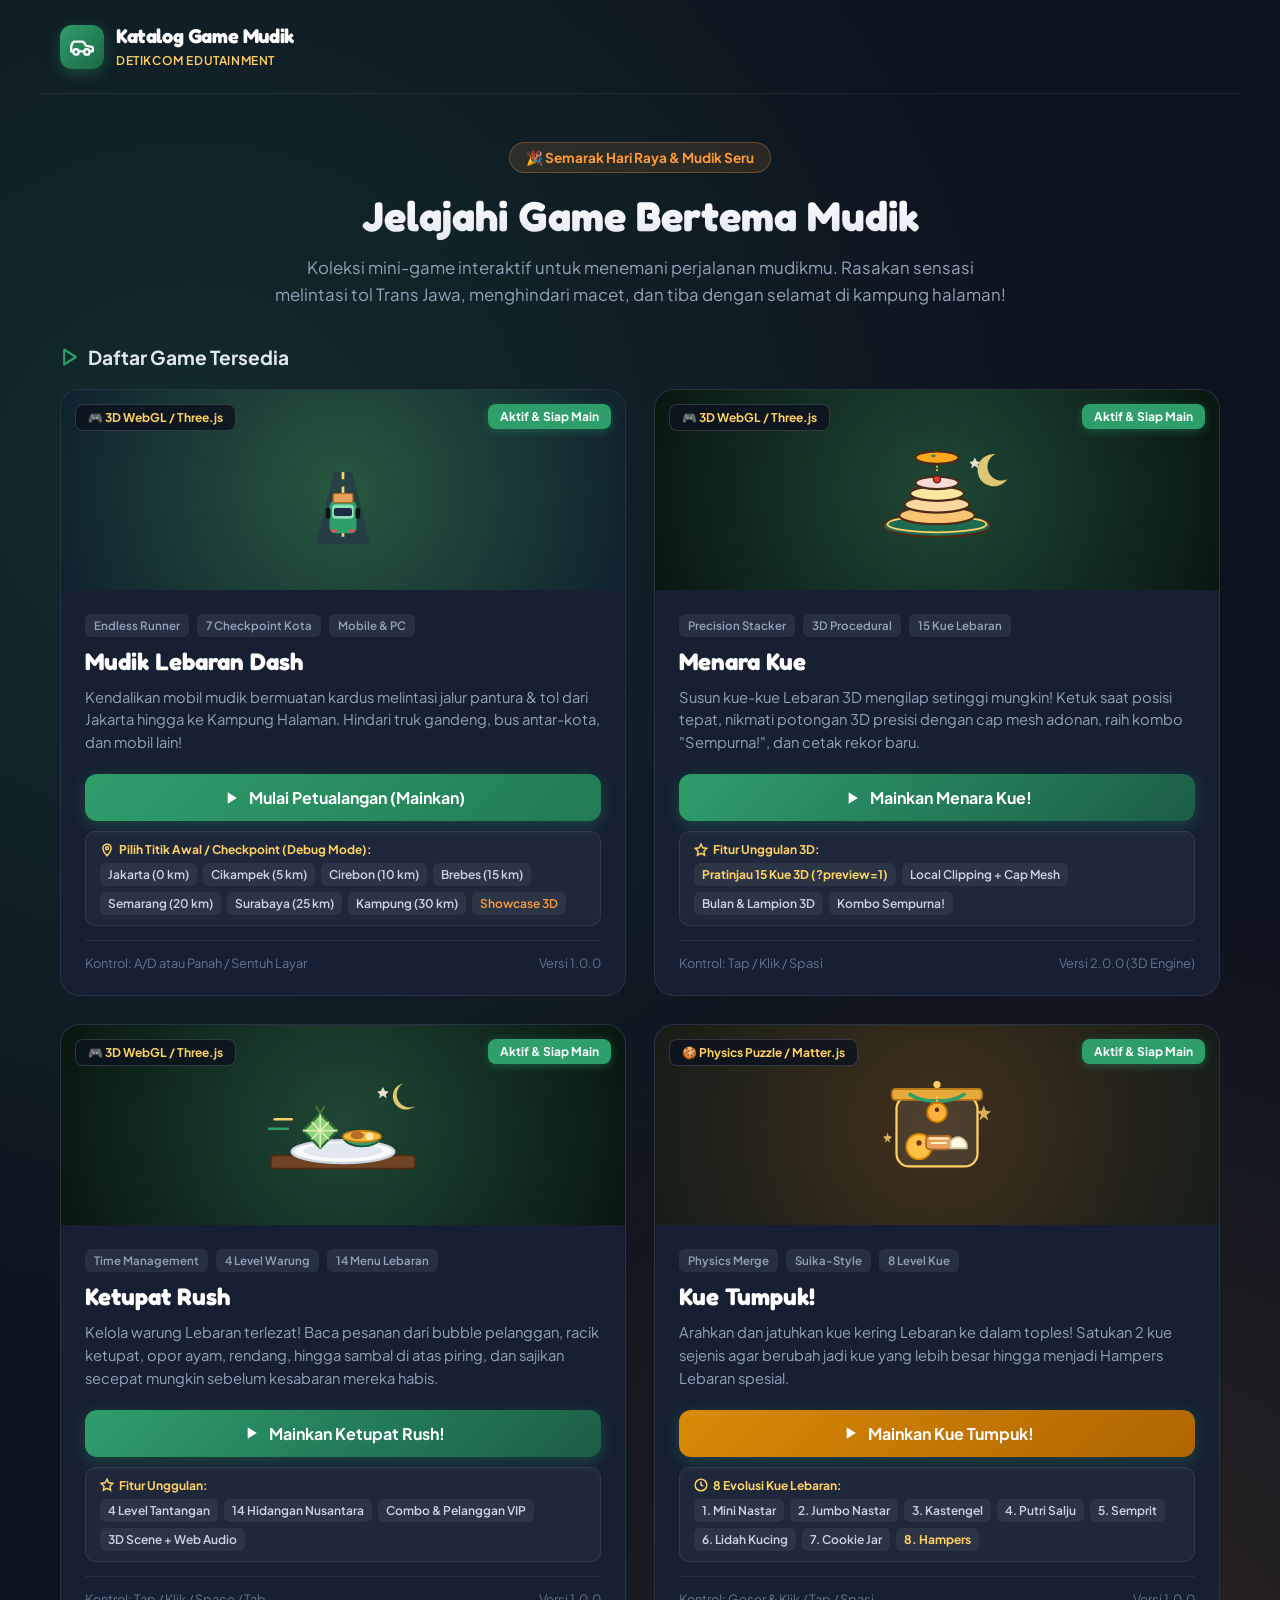
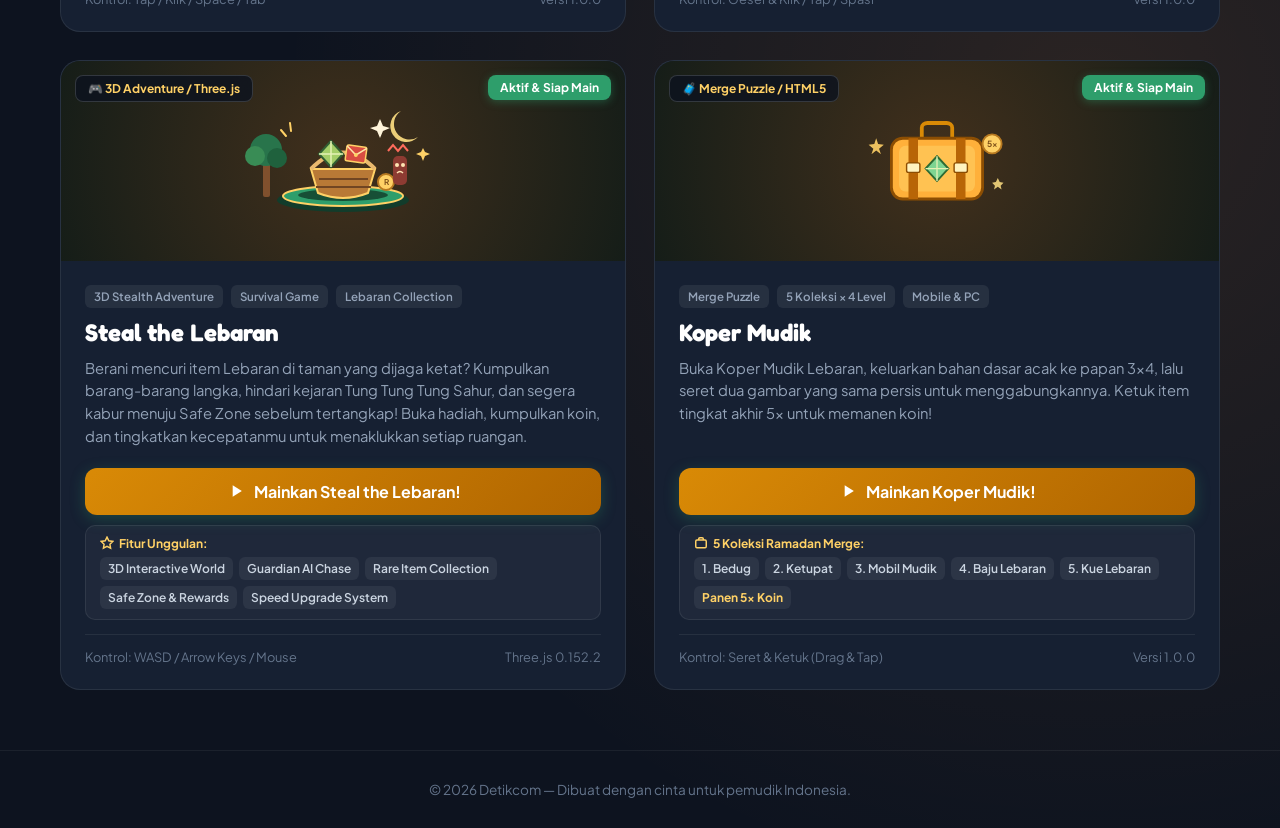
<file: index.html>
<!DOCTYPE html>
<html lang="id">

<head>
  <meta charset="UTF-8">
  <meta name="viewport" content="width=device-width, initial-scale=1.0">
  <title>Katalog Game Mudik Lebaran | Detikcom</title>
  <link rel="preconnect" href="https://fonts.googleapis.com">
  <link rel="preconnect" href="https://fonts.gstatic.com" crossorigin>
  <link
    href="https://fonts.googleapis.com/css2?family=Fredoka:wght@600;700&family=Plus+Jakarta+Sans:wght@400;500;600;700;800&display=swap"
    rel="stylesheet">

  <style>
    :root {
      --bg-dark: #0d131f;
      --card-bg: #162032;
      --card-border: rgba(255, 255, 255, 0.08);
      --primary-green: #2E9E6B;
      --accent-gold: #FFD166;
      --accent-orange: #FF9A3C;
      --text-main: #FFFFFF;
      --text-muted: #94A3B8;
      --font-body: 'Plus Jakarta Sans', -apple-system, BlinkMacSystemFont, sans-serif;
      --font-heading: 'Fredoka', 'Plus Jakarta Sans', sans-serif;
    }

    * {
      box-sizing: border-box;
      margin: 0;
      padding: 0;
    }

    body {
      background-color: var(--bg-dark);
      background-image:
        radial-gradient(circle at 15% 20%, rgba(46, 158, 107, 0.18) 0%, transparent 40%),
        radial-gradient(circle at 85% 70%, rgba(255, 154, 60, 0.12) 0%, transparent 40%);
      color: var(--text-main);
      font-family: var(--font-body);
      min-height: 100vh;
      display: flex;
      flex-direction: column;
    }

    /* Header */
    header {
      padding: 24px 20px;
      display: flex;
      align-items: center;
      justify-content: space-between;
      max-width: 1200px;
      width: 100%;
      margin: 0 auto;
      border-bottom: 1px solid rgba(255, 255, 255, 0.06);
    }

    .brand {
      display: flex;
      align-items: center;
      gap: 12px;
      text-decoration: none;
    }

    .brand-icon {
      width: 44px;
      height: 44px;
      background: linear-gradient(135deg, var(--primary-green), #1b6844);
      border-radius: 12px;
      display: flex;
      align-items: center;
      justify-content: center;
      box-shadow: 0 4px 14px rgba(46, 158, 107, 0.35);
    }

    .brand-text h1 {
      font-family: var(--font-heading);
      font-size: 1.25rem;
      color: #fff;
      letter-spacing: -0.02em;
    }

    .brand-text span {
      font-size: 0.75rem;
      color: var(--accent-gold);
      font-weight: 600;
      text-transform: uppercase;
      letter-spacing: 0.05em;
    }

    .badge-hub {
      background: rgba(255, 255, 255, 0.06);
      border: 1px solid rgba(255, 255, 255, 0.1);
      padding: 6px 14px;
      border-radius: 999px;
      font-size: 0.8rem;
      font-weight: 600;
      color: #cbd5e1;
    }

    /* Hero */
    .hero {
      text-align: center;
      max-width: 780px;
      margin: 48px auto 36px;
      padding: 0 20px;
    }

    .hero-badge {
      display: inline-flex;
      align-items: center;
      gap: 6px;
      background: rgba(255, 154, 60, 0.12);
      border: 1px solid rgba(255, 154, 60, 0.3);
      color: var(--accent-orange);
      font-size: 0.85rem;
      font-weight: 700;
      padding: 6px 16px;
      border-radius: 999px;
      margin-bottom: 18px;
    }

    .hero h2 {
      font-family: var(--font-heading);
      font-size: 2.6rem;
      line-height: 1.2;
      margin-bottom: 14px;
      background: linear-gradient(180deg, #FFFFFF 0%, #E2E8F0 100%);
      -webkit-background-clip: text;
      -webkit-text-fill-color: transparent;
    }

    .hero p {
      font-size: 1.05rem;
      color: var(--text-muted);
      line-height: 1.6;
    }

    /* Container & Grid */
    main {
      max-width: 1200px;
      width: 100%;
      margin: 0 auto;
      padding: 0 20px 60px;
      flex: 1;
    }

    .section-title {
      font-size: 1.2rem;
      font-weight: 700;
      margin-bottom: 20px;
      display: flex;
      align-items: center;
      gap: 8px;
      color: #E2E8F0;
    }

    .games-grid {
      display: grid;
      grid-template-columns: minmax(0, 1fr);
      gap: 28px;
    }

    @media (min-width: 1024px) {
      .games-grid {
        grid-template-columns: repeat(2, minmax(0, 1fr));
      }
    }

    /* Game Card */
    .game-card {
      background: var(--card-bg);
      border: 1px solid var(--card-border);
      border-radius: 20px;
      overflow: hidden;
      display: flex;
      flex-direction: column;
      transition: transform 0.25s ease, box-shadow 0.25s ease, border-color 0.25s ease;
      position: relative;
    }

    .game-card:hover {
      transform: translateY(-6px);
      box-shadow: 0 18px 36px rgba(0, 0, 0, 0.45);
      border-color: rgba(46, 158, 107, 0.45);
    }

    .card-banner {
      height: 200px;
      background: linear-gradient(135deg, #1b382b, #11263c);
      position: relative;
      display: flex;
      align-items: center;
      justify-content: center;
      overflow: hidden;
    }

    .banner-graphic {
      width: 100%;
      height: 100%;
      display: flex;
      align-items: center;
      justify-content: center;
      background: radial-gradient(circle at center, #275841 0%, #10212e 100%);
    }

    .banner-badge {
      position: absolute;
      top: 14px;
      left: 14px;
      background: rgba(13, 19, 31, 0.85);
      backdrop-filter: blur(8px);
      border: 1px solid rgba(255, 255, 255, 0.15);
      color: var(--accent-gold);
      font-size: 0.75rem;
      font-weight: 700;
      padding: 5px 12px;
      border-radius: 8px;
    }

    .status-badge {
      position: absolute;
      top: 14px;
      right: 14px;
      background: #2E9E6B;
      color: #fff;
      font-size: 0.75rem;
      font-weight: 700;
      padding: 5px 12px;
      border-radius: 8px;
      box-shadow: 0 2px 8px rgba(46, 158, 107, 0.4);
    }

    .status-badge.soon {
      background: #475569;
      box-shadow: none;
    }

    .card-body {
      padding: 24px;
      display: flex;
      flex-direction: column;
      flex: 1;
    }

    .game-meta {
      display: flex;
      gap: 8px;
      margin-bottom: 10px;
    }

    .tag {
      font-size: 0.72rem;
      font-weight: 600;
      padding: 4px 9px;
      border-radius: 6px;
      background: rgba(255, 255, 255, 0.07);
      color: #94a3b8;
    }

    .game-title {
      font-family: var(--font-heading);
      font-size: 1.5rem;
      margin-bottom: 10px;
      color: #fff;
    }

    .game-desc {
      font-size: 0.92rem;
      color: var(--text-muted);
      line-height: 1.55;
      margin-bottom: 20px;
      flex: 1;
    }

    .card-actions {
      display: flex;
      flex-direction: column;
      gap: 10px;
      margin-top: auto;
    }

    .btn-play {
      display: flex;
      align-items: center;
      justify-content: center;
      gap: 8px;
      background: linear-gradient(135deg, #2E9E6B, #237b53);
      color: #fff;
      font-size: 1rem;
      font-weight: 700;
      padding: 13px 20px;
      border-radius: 12px;
      text-decoration: none;
      transition: all 0.2s ease;
      box-shadow: 0 4px 15px rgba(46, 158, 107, 0.3);
    }

    .btn-play:hover {
      background: linear-gradient(135deg, #37b77d, #2a9263);
      box-shadow: 0 6px 20px rgba(46, 158, 107, 0.45);
      transform: scale(1.01);
    }

    .quick-start {
      background: rgba(255, 255, 255, 0.04);
      border: 1px solid rgba(255, 255, 255, 0.08);
      border-radius: 10px;
      padding: 10px 14px;
    }

    .quick-start-title {
      font-size: 0.75rem;
      font-weight: 700;
      color: var(--accent-gold);
      margin-bottom: 6px;
      display: flex;
      align-items: center;
      gap: 5px;
    }

    .city-pills {
      display: flex;
      flex-wrap: wrap;
      gap: 6px;
    }

    .city-pill {
      font-size: 0.75rem;
      font-weight: 600;
      color: #cbd5e1;
      text-decoration: none;
      background: rgba(255, 255, 255, 0.06);
      padding: 4px 8px;
      border-radius: 6px;
      transition: all 0.15s ease;
    }

    .city-pill:hover {
      background: rgba(46, 158, 107, 0.3);
      color: #fff;
      border-color: rgba(46, 158, 107, 0.5);
    }

    /* Modal / Info Drawer */
    .card-footer-info {
      display: flex;
      justify-content: space-between;
      align-items: center;
      margin-top: 14px;
      padding-top: 14px;
      border-top: 1px solid rgba(255, 255, 255, 0.07);
      font-size: 0.8rem;
      color: #64748b;
    }

    footer {
      text-align: center;
      padding: 30px 20px;
      border-top: 1px solid rgba(255, 255, 255, 0.06);
      font-size: 0.85rem;
      color: #64748b;
    }

    @media (max-width: 640px) {
      .hero h2 {
        font-size: 2rem;
      }

      .brand-text h1 {
        font-size: 1.1rem;
      }
    }
  </style>
</head>

<body>

  <!-- Header -->
  <header>
    <a href="./" class="brand">
      <div class="brand-icon">
        <svg width="26" height="26" viewBox="0 0 24 24" fill="none" stroke="#FFFFFF" stroke-width="2.2"
          stroke-linecap="round" stroke-linejoin="round">
          <path
            d="M14 16H9m10 0h3v-3.15a1 1 0 0 0-.84-.99L16 11l-2.7-3.6a1 1 0 0 0-.8-.4H5.24a2 2 0 0 0-1.8 1.1l-.8 1.63A6 6 0 0 0 2 12.42V16h2" />
          <circle cx="6.5" cy="16.5" r="2.5" />
          <circle cx="16.5" cy="16.5" r="2.5" />
        </svg>
      </div>
      <div class="brand-text">
        <h1>Katalog Game Mudik</h1>
        <span>Detikcom Edutainment</span>
      </div>
    </a>
  </header>

  <!-- Hero Section -->
  <section class="hero">
    <div class="hero-badge">
      🎉 Semarak Hari Raya & Mudik Seru
    </div>
    <h2>Jelajahi Game Bertema Mudik</h2>
    <p>
      Koleksi mini-game interaktif untuk menemani perjalanan mudikmu. Rasakan sensasi melintasi tol Trans Jawa,
      menghindari macet, dan tiba dengan selamat di kampung halaman!
    </p>
  </section>

  <!-- Main Content -->
  <main>
    <div class="section-title">
      <svg width="20" height="20" viewBox="0 0 24 24" fill="none" stroke="#2E9E6B" stroke-width="2.5"
        stroke-linecap="round" stroke-linejoin="round">
        <polygon points="5 3 19 12 5 21 5 3"></polygon>
      </svg>
      Daftar Game Tersedia
    </div>

    <div class="games-grid">

      <!-- Card 1: Mudik Lebaran Dash (Active) -->
      <div class="game-card">
        <div class="card-banner">
          <div class="banner-badge">🎮 3D WebGL / Three.js</div>
          <span class="status-badge">Aktif & Siap Main</span>

          <div class="banner-graphic">
            <!-- Ilustrasi Mobil & Tol -->
            <svg width="180" height="120" viewBox="0 0 200 120" fill="none">
              <!-- Jalan Tol -->
              <path d="M70 120 L90 40 L110 40 L130 120 Z" fill="#253549" opacity="0.6" />
              <line x1="100" y1="40" x2="100" y2="120" stroke="#FFD166" stroke-width="3" stroke-dasharray="8 8" />
              <!-- Mobil Pemudik -->
              <g transform="translate(75, 48)">
                <rect x="10" y="24" width="30" height="36" rx="6" fill="#2E9E6B" />
                <!-- Atap & Kaca -->
                <rect x="13" y="28" width="24" height="16" rx="4" fill="#8CE1B7" />
                <rect x="15" y="32" width="20" height="9" rx="2" fill="#1F2A44" />
                <!-- Muatan Mudik Kardus -->
                <rect x="14" y="16" width="22" height="10" rx="2" fill="#E6A15C" stroke="#A76728" stroke-width="1.5" />
                <!-- Roda -->
                <rect x="6" y="32" width="5" height="12" rx="2" fill="#111" />
                <rect x="39" y="32" width="5" height="12" rx="2" fill="#111" />
                <!-- Lampu Belakang -->
                <rect x="12" y="56" width="6" height="3" rx="1" fill="#FF4757" />
                <rect x="32" y="56" width="6" height="3" rx="1" fill="#FF4757" />
              </g>
            </svg>
          </div>
        </div>

        <div class="card-body">
          <div class="game-meta">
            <span class="tag">Endless Runner</span>
            <span class="tag">7 Checkpoint Kota</span>
            <span class="tag">Mobile & PC</span>
          </div>

          <h3 class="game-title">Mudik Lebaran Dash</h3>
          <p class="game-desc">
            Kendalikan mobil mudik bermuatan kardus melintasi jalur pantura & tol dari Jakarta hingga ke Kampung
            Halaman. Hindari truk gandeng, bus antar-kota, dan mobil lain!
          </p>

          <div class="card-actions">
            <a href="mudik-lebaran-dash/index.html" class="btn-play">
              <svg width="20" height="20" viewBox="0 0 24 24" fill="currentColor">
                <path d="M8 5v14l11-7z" />
              </svg>
              Mulai Petualangan (Mainkan)
            </a>

            <!-- Quick Start per Kota -->
            <div class="quick-start">
              <div class="quick-start-title">
                <svg width="14" height="14" viewBox="0 0 24 24" fill="none" stroke="currentColor" stroke-width="2.5">
                  <path d="M12 2C8.13 2 5 5.13 5 9c0 5.25 7 13 7 13s7-7.75 7-13c0-3.87-3.13-7-7-7z" />
                  <circle cx="12" cy="9" r="2.5" />
                </svg>
                Pilih Titik Awal / Checkpoint (Debug Mode):
              </div>
              <div class="city-pills">
                <a class="city-pill" href="mudik-lebaran-dash/index.html?km=0" title="Mulai dari awal">Jakarta (0
                  km)</a>
                <a class="city-pill" href="mudik-lebaran-dash/index.html?km=4.9" title="Cikampek">Cikampek (5 km)</a>
                <a class="city-pill" href="mudik-lebaran-dash/index.html?km=10" title="Cirebon">Cirebon (10 km)</a>
                <a class="city-pill" href="mudik-lebaran-dash/index.html?km=15" title="Brebes">Brebes (15 km)</a>
                <a class="city-pill" href="mudik-lebaran-dash/index.html?km=20" title="Semarang">Semarang (20 km)</a>
                <a class="city-pill" href="mudik-lebaran-dash/index.html?km=25" title="Surabaya">Surabaya (25 km)</a>
                <a class="city-pill" href="mudik-lebaran-dash/index.html?km=30" title="Kampung Halaman">Kampung (30
                  km)</a>
                <a class="city-pill" href="mudik-lebaran-dash/index.html?preview=1" style="color:var(--accent-orange);"
                  title="Lihat Model 3D">Showcase 3D</a>
              </div>
            </div>
          </div>

          <div class="card-footer-info">
            <span>Kontrol: A/D atau Panah / Sentuh Layar</span>
            <span>Versi 1.0.0</span>
          </div>
        </div>
      </div>

      <!-- Card 2: Menara Kue (Active) -->
      <div class="game-card">
        <div class="card-banner" style="background: linear-gradient(135deg, #1b382b, #0d2118);">
          <div class="banner-badge" style="color: #FFD166;">🎮 3D WebGL / Three.js</div>
          <span class="status-badge" style="background: #2E9E6B;">Aktif & Siap Main</span>

          <div class="banner-graphic" style="background: radial-gradient(circle at center, #1f4736 0%, #091711 100%);">
            <!-- Ilustrasi Menara Kue 3D & Nampan Lebaran -->
            <svg width="180" height="120" viewBox="0 0 200 120" fill="none">
              <!-- Bulan Sabit Emas -->
              <path d="M165 20 A 18 18 0 1 0 178 48 A 14 14 0 1 1 165 20 Z" fill="#FFE082" opacity="0.85" />
              <!-- Bintang -->
              <polygon points="142,24 144,28 148,29 145,32 146,36 142,33 138,36 139,32 136,29 140,28" fill="#FFF4DA"
                opacity="0.9" />
              <!-- Nampan Hijau Emas -->
              <ellipse cx="100" cy="100" rx="60" ry="12" fill="#1F6B52" stroke="#4A2B17" stroke-width="2.5" />
              <ellipse cx="100" cy="98" rx="55" ry="9" stroke="#FFD166" stroke-width="2" fill="none" />
              <!-- Tumpukan Kue 3D -->
              <ellipse cx="100" cy="88" rx="42" ry="10" fill="#F8C471" stroke="#4A2B17" stroke-width="2.5" />
              <ellipse cx="100" cy="76" rx="36" ry="9" fill="#FAD7A0" stroke="#4A2B17" stroke-width="2.5" />
              <ellipse cx="100" cy="64" rx="30" ry="8" fill="#F9E79F" stroke="#4A2B17" stroke-width="2.5" />
              <ellipse cx="100" cy="52" rx="24" ry="7" fill="#FADBD8" stroke="#4A2B17" stroke-width="2.5" />
              <circle cx="100" cy="48" r="4" fill="#E53935" stroke="#4A2B17" stroke-width="1.5" />
              <!-- Kue Aktif Melayang -->
              <g transform="translate(100, 24)">
                <ellipse cx="0" cy="0" rx="24" ry="7" fill="#FFA81F" stroke="#4A2B17" stroke-width="2.5" />
                <ellipse cx="-4" cy="-2" rx="3" ry="1.5" fill="#3B8B52" />
                <line x1="0" y1="9" x2="0" y2="16" stroke="#FFD166" stroke-width="2" stroke-dasharray="2 2" />
              </g>
            </svg>
          </div>
        </div>

        <div class="card-body">
          <div class="game-meta">
            <span class="tag">Precision Stacker</span>
            <span class="tag">3D Procedural</span>
            <span class="tag">15 Kue Lebaran</span>
          </div>

          <h3 class="game-title">Menara Kue</h3>
          <p class="game-desc">
            Susun kue-kue Lebaran 3D mengilap setinggi mungkin! Ketuk saat posisi tepat, nikmati potongan 3D presisi
            dengan cap mesh adonan, raih kombo "Sempurna!", dan cetak rekor baru.
          </p>

          <div class="card-actions">
            <a href="menara-kue/index.html" class="btn-play"
              style="background: linear-gradient(135deg, #2E9E6B, #1B5E46);">
              <svg width="20" height="20" viewBox="0 0 24 24" fill="currentColor">
                <path d="M8 5v14l11-7z" />
              </svg>
              Mainkan Menara Kue!
            </a>

            <!-- Info Fitur 3D -->
            <div class="quick-start">
              <div class="quick-start-title" style="color: #FFD166;">
                <svg width="14" height="14" viewBox="0 0 24 24" fill="none" stroke="currentColor" stroke-width="2.5">
                  <polygon
                    points="12 2 15.09 8.26 22 9.27 17 14.14 18.18 21.02 12 17.77 5.82 21.02 7 14.14 2 9.27 8.91 8.26 12 2" />
                </svg>
                Fitur Unggulan 3D:
              </div>
              <div class="city-pills">
                <a class="city-pill" href="menara-kue/index.html?preview=1"
                  style="color:var(--accent-gold);font-weight:700;">Pratinjau 15 Kue 3D (?preview=1)</a>
                <span class="city-pill">Local Clipping + Cap Mesh</span>
                <span class="city-pill">Bulan & Lampion 3D</span>
                <span class="city-pill">Kombo Sempurna!</span>
              </div>
            </div>
          </div>

          <div class="card-footer-info">
            <span>Kontrol: Tap / Klik / Spasi</span>
            <span>Versi 2.0.0 (3D Engine)</span>
          </div>
        </div>
      </div>

      <!-- Card 3: Ketupat Rush (Hijau) -->
      <div class="game-card">
        <div class="card-banner" style="background: linear-gradient(135deg, #1b382b, #0d2118);">
          <div class="banner-badge" style="color: #FFD166;">🎮 3D WebGL / Three.js</div>
          <span class="status-badge" style="background: #2E9E6B;">Aktif &amp; Siap Main</span>

          <div class="banner-graphic" style="background: radial-gradient(circle at center, #1f4736 0%, #091711 100%);">
            <!-- Ilustrasi Ketupat Rush & Sajian Warung Lebaran -->
            <svg width="190" height="120" viewBox="0 0 200 120" fill="none">
              <!-- Bulan & Bintang -->
              <path d="M164 16 A14 14 0 1 0 176 40 A11 11 0 1 1 164 16Z" fill="#FFE082" opacity="0.85" />
              <polygon points="142,20 144,24 148,25 145,28 146,32 142,29 138,32 139,28 136,25 140,24" fill="#FFF4DA"
                opacity="0.9" />
              <!-- Meja Warung -->
              <rect x="24" y="92" width="152" height="14" rx="4" fill="#6E4424" stroke="#4A2B17" stroke-width="2" />
              <!-- Piring Saji -->
              <ellipse cx="100" cy="88" rx="54" ry="12" fill="#F8FAFC" stroke="#CBD5E1" stroke-width="2.5" />
              <ellipse cx="100" cy="87" rx="42" ry="8" fill="#E2E8F0" />
              <!-- Ketupat Besar (Kiri) -->
              <g transform="translate(76, 66)">
                <path d="M0 -18 L18 0 L0 18 L-18 0Z" fill="#8FD07A" stroke="#2E6B34" stroke-width="2.5"
                  stroke-linejoin="round" />
                <path d="M0 -18 V18 M-18 0 H18 M-9 -9 L9 9 M9 -9 L-9 9" stroke="#D9F2B4" stroke-width="1.8" />
                <path d="M0 -18 L-4 -25 M0 -18 L4 -25" stroke="#4A7A35" stroke-width="2" stroke-linecap="round" />
              </g>
              <!-- Mangkok Opor / Rendang (Kanan) -->
              <g transform="translate(120, 72)">
                <path d="M-20 0 H20 C18 14, -18 14, -20 0Z" fill="#2E9E6B" stroke="#185B3D" stroke-width="2" />
                <ellipse cx="0" cy="0" rx="20" ry="6" fill="#F6B93B" stroke="#C27D14" stroke-width="1.8" />
                <!-- Paha Ayam & Telur -->
                <ellipse cx="-5" cy="-1" rx="7" ry="4" fill="#B86B2B" />
                <circle cx="8" cy="0" r="4" fill="#FFE6A6" />
              </g>
              <!-- Garis Gerak / Rush -->
              <line x1="28" y1="54" x2="46" y2="54" stroke="#FFD166" stroke-width="2.5" stroke-linecap="round" />
              <line x1="22" y1="64" x2="42" y2="64" stroke="#2E9E6B" stroke-width="2.5" stroke-linecap="round" />
            </svg>
          </div>
        </div>

        <div class="card-body">
          <div class="game-meta">
            <span class="tag">Time Management</span>
            <span class="tag">4 Level Warung</span>
            <span class="tag">14 Menu Lebaran</span>
          </div>

          <h3 class="game-title">Ketupat Rush</h3>
          <p class="game-desc">
            Kelola warung Lebaran terlezat! Baca pesanan dari bubble pelanggan, racik ketupat, opor ayam, rendang,
            hingga sambal di atas piring, dan sajikan secepat mungkin sebelum kesabaran mereka habis.
          </p>

          <div class="card-actions">
            <a href="ketupat-rush/index.html" class="btn-play"
              style="background: linear-gradient(135deg, #2E9E6B, #1B5E46);">
              <svg width="20" height="20" viewBox="0 0 24 24" fill="currentColor">
                <path d="M8 5v14l11-7z" />
              </svg>
              Mainkan Ketupat Rush!
            </a>

            <div class="quick-start">
              <div class="quick-start-title" style="color: #FFD166;">
                <svg width="14" height="14" viewBox="0 0 24 24" fill="none" stroke="currentColor" stroke-width="2.5">
                  <polygon
                    points="12 2 15.09 8.26 22 9.27 17 14.14 18.18 21.02 12 17.77 5.82 21.02 7 14.14 2 9.27 8.91 8.26 12 2" />
                </svg>
                Fitur Unggulan:
              </div>
              <div class="city-pills">
                <span class="city-pill">4 Level Tantangan</span>
                <span class="city-pill">14 Hidangan Nusantara</span>
                <span class="city-pill">Combo &amp; Pelanggan VIP</span>
                <span class="city-pill">3D Scene + Web Audio</span>
              </div>
            </div>
          </div>

          <div class="card-footer-info">
            <span>Kontrol: Tap / Klik / Space / Tab</span>
            <span>Versi 1.0.0</span>
          </div>
        </div>
      </div>

      <!-- Card 4: Kue Tumpuk! (Active) -->
      <div class="game-card">
        <div class="card-banner" style="background: linear-gradient(135deg, #3d2b1f, #1b2e24);">
          <div class="banner-badge" style="color: #FFD166;">🍪 Physics Puzzle / Matter.js</div>
          <span class="status-badge" style="background: #2E9E6B;">Aktif & Siap Main</span>

          <div class="banner-graphic" style="background: radial-gradient(circle at center, #42301c 0%, #151d18 100%);">
            <!-- Ilustrasi Toples & Kue Kering Lebaran -->
            <svg width="180" height="120" viewBox="0 0 200 120" fill="none">
              <!-- Toples Kaca Transparan -->
              <rect x="55" y="28" width="90" height="78" rx="14" fill="rgba(255, 255, 255, 0.08)" stroke="#FFD166"
                stroke-width="2.5" />
              <!-- Tutup Toples Emas -->
              <rect x="50" y="20" width="100" height="12" rx="4" fill="#E5A83B" stroke="#B87B18" stroke-width="2" />
              <circle cx="100" cy="15" r="4" fill="#FFD166" />
              <!-- Pita Lebaran -->
              <path d="M70 26 C85 36, 115 36, 130 26" stroke="#2E9E6B" stroke-width="4" stroke-linecap="round"
                fill="none" />

              <!-- Kue Nastar 1 (Kiri) -->
              <circle cx="80" cy="84" r="14" fill="#FFC043" stroke="#D98A06" stroke-width="2" />
              <circle cx="80" cy="80" r="3" fill="#693B11" /> <!-- Cengkih -->

              <!-- Kue Kastengel (Tengah) -->
              <rect x="88" y="72" width="28" height="15" rx="4" fill="#E6A15C" stroke="#A76728" stroke-width="2" />
              <line x1="92" y1="75" x2="112" y2="75" stroke="#FFF3BF" stroke-width="2" stroke-linecap="round" />
              <line x1="94" y1="80" x2="110" y2="80" stroke="#FFF3BF" stroke-width="2" stroke-linecap="round" />

              <!-- Kue Putri Salju (Kanan) -->
              <path d="M115 78 A10 10 0 0 1 133 86 L115 86 Z" fill="#FFF9E6" stroke="#D4C29A" stroke-width="2" />

              <!-- Kue Nastar Jumbo Melayang/Jatuh (Efek Drop Suika) -->
              <g transform="translate(90, 36)">
                <circle cx="10" cy="10" r="11" fill="#FFB03A" stroke="#C27300" stroke-width="2" />
                <circle cx="10" cy="7" r="2.5" fill="#5A2F08" />
                <!-- Efek gerak jatuh -->
                <line x1="10" y1="-8" x2="10" y2="-2" stroke="#FFD166" stroke-width="2" stroke-dasharray="2 2" />
              </g>

              <!-- Remah Bintang / Sparkle -->
              <polygon points="152,38 154,44 160,45 155,49 157,55 152,51 147,55 149,49 144,45 150,44" fill="#FFD166"
                opacity="0.8" />
              <polygon points="45,68 46,72 50,73 47,76 48,80 45,77 42,80 43,76 40,73 44,72" fill="#FFD166"
                opacity="0.8" />
            </svg>
          </div>
        </div>

        <div class="card-body">
          <div class="game-meta">
            <span class="tag">Physics Merge</span>
            <span class="tag">Suika-Style</span>
            <span class="tag">8 Level Kue</span>
          </div>

          <h3 class="game-title">Kue Tumpuk!</h3>
          <p class="game-desc">
            Arahkan dan jatuhkan kue kering Lebaran ke dalam toples! Satukan 2 kue sejenis agar berubah jadi kue yang
            lebih besar hingga menjadi Hampers Lebaran spesial.
          </p>

          <div class="card-actions">
            <a href="kue-tumpuk/index.html" class="btn-play"
              style="background: linear-gradient(135deg, #d98a06, #b06500);">
              <svg width="20" height="20" viewBox="0 0 24 24" fill="currentColor">
                <path d="M8 5v14l11-7z" />
              </svg>
              Mainkan Kue Tumpuk!
            </a>

            <!-- Info Level Kue -->
            <div class="quick-start">
              <div class="quick-start-title" style="color: #FFD166;">
                <svg width="14" height="14" viewBox="0 0 24 24" fill="none" stroke="currentColor" stroke-width="2.5">
                  <circle cx="12" cy="12" r="10" />
                  <path d="M12 6v6l4 2" />
                </svg>
                8 Evolusi Kue Lebaran:
              </div>
              <div class="city-pills">
                <span class="city-pill">1. Mini Nastar</span>
                <span class="city-pill">2. Jumbo Nastar</span>
                <span class="city-pill">3. Kastengel</span>
                <span class="city-pill">4. Putri Salju</span>
                <span class="city-pill">5. Semprit</span>
                <span class="city-pill">6. Lidah Kucing</span>
                <span class="city-pill">7. Cookie Jar</span>
                <span class="city-pill" style="color:var(--accent-gold);font-weight:700;">8. Hampers</span>
              </div>
            </div>
          </div>

          <div class="card-footer-info">
            <span>Kontrol: Geser & Klik / Tap / Spasi</span>
            <span>Versi 1.0.0</span>
          </div>
        </div>
      </div>

      <!-- Card 5: Steal the Lebaran (Active) -->
      <div class="game-card">
        <div class="card-banner" style="background: linear-gradient(135deg, #3d2b1f, #1b2e24);">
          <div class="banner-badge" style="color: #FFD166;">🎮 3D Adventure / Three.js</div>
          <span class="status-badge" style="background: #2E9E6B;">Aktif & Siap Main</span>

          <div class="banner-graphic" style="background: radial-gradient(circle at center, #42301c 0%, #151d18 100%);">
            <!-- Ilustrasi Steal the Lebaran -->
            <svg width="200" height="120" viewBox="0 0 200 120" fill="none">
              <!-- Bulan Sabit -->
              <path d="M158 10 A16 16 0 1 0 175 36 A13 13 0 1 1 158 10Z" fill="#FFE082" opacity="0.9" />

              <!-- Bintang -->
              <path d="M137 18 L140 25 L147 27 L140 30 L137 37 L134 30 L127 27 L134 25Z" fill="#FFF4DA" />

              <path d="M180 47 L182 51 L187 53 L182 55 L180 60 L178 55 L173 53 L178 51Z" fill="#FFD166" />

              <!-- Pohon Taman -->
              <rect x="20" y="58" width="7" height="38" rx="2" fill="#80502D" />
              <circle cx="23" cy="49" r="16" fill="#28744B" />
              <circle cx="12" cy="55" r="10" fill="#398C55" />
              <circle cx="34" cy="57" r="10" fill="#1F613D" />

              <!-- Safe Zone -->
              <ellipse cx="100" cy="99" rx="66" ry="12" fill="#123C2B" />
              <ellipse cx="100" cy="95" rx="60" ry="10" fill="#2E9E6B" stroke="#FFD166" stroke-width="2" />
              <ellipse cx="100" cy="94" rx="45" ry="6" fill="#174F36" />

              <!-- Keranjang Hasil Curian -->
              <path d="M68 68 L132 68 L125 92 Q100 102 75 92Z" fill="#B87936" stroke="#FFD166" stroke-width="2" />
              <path d="M68 68 Q100 35 132 68" stroke="#E9B96E" stroke-width="4" fill="none" />
              <path d="M76 78 H125 M73 86 H128" stroke="#704522" stroke-width="2" />

              <!-- Ketupat -->
              <g transform="translate(88 53)">
                <path d="M0 -13 L12 0 L0 13 L-12 0Z" fill="#A4CE68" stroke="#315E32" stroke-width="2" />
                <path d="M0 -13 V13 M-12 0 H12" stroke="#E5F2B5" stroke-width="1.5" />
              </g>

              <!-- Amplop THR -->
              <g transform="translate(113 53) rotate(8)">
                <rect x="-10" y="-8" width="20" height="16" rx="2" fill="#D94D42" stroke="#FFD166" stroke-width="1.5" />
                <path d="M-10 -7 L0 1 L10 -7" stroke="#FFE6A6" stroke-width="1.5" fill="none" />
                <circle cx="0" cy="1" r="2" fill="#FFD166" />
              </g>

              <!-- Koin -->
              <circle cx="143" cy="81" r="8" fill="#FFD166" stroke="#B77920" stroke-width="2" />
              <text x="143" y="84" font-size="8" text-anchor="middle" fill="#80521B" font-weight="bold">R</text>

              <!-- Guardian Alert -->
              <g transform="translate(157 72)">
                <rect x="-7" y="-17" width="14" height="29" rx="5" fill="#8D3B32" />
                <circle cx="-3" cy="-8" r="2" fill="#FFE5B4" />
                <circle cx="3" cy="-8" r="2" fill="#FFE5B4" />
                <path d="M-3 0 Q0 -3 3 0" stroke="#FFE5B4" stroke-width="1.5" fill="none" />
                <path d="M-12 -22 L-7 -28 L-2 -22 L3 -28 L8 -22" stroke="#FF6B5C" stroke-width="2" fill="none" />
              </g>

              <!-- Motion / Alert -->
              <path d="M43 35 L38 29 M48 30 L47 22" stroke="#FFD166" stroke-width="2" stroke-linecap="round" />
            </svg>
          </div>
        </div>

        <div class="card-body">
          <div class="game-meta">
            <span class="tag">3D Stealth Adventure</span>
            <span class="tag">Survival Game</span>
            <span class="tag">Lebaran Collection</span>
          </div>

          <h3 class="game-title">Steal the Lebaran</h3>

          <p class="game-desc">
            Berani mencuri item Lebaran di taman yang dijaga ketat?
            Kumpulkan barang-barang langka, hindari kejaran Tung Tung
            Tung Sahur, dan segera kabur menuju Safe Zone sebelum tertangkap!
            Buka hadiah, kumpulkan koin, dan tingkatkan kecepatanmu
            untuk menaklukkan setiap ruangan.
          </p>

          <div class="card-actions">
            <a href="steal-the-lebaran/index.html" class="btn-play"
              style="background: linear-gradient(135deg, #d98a06, #b06500);">
              <svg width="20" height="20" viewBox="0 0 24 24" fill="currentColor">
                <path d="M8 5v14l11-7z" />
              </svg>
              Mainkan Steal the Lebaran!
            </a>

            <!-- Info Fitur Game -->
            <div class="quick-start">
              <div class="quick-start-title" style="color: #FFD166;">
                <svg width="14" height="14" viewBox="0 0 24 24" fill="none" stroke="currentColor" stroke-width="2.5">
                  <polygon
                    points="12 2 15.09 8.26 22 9.27 17 14.14 18.18 21.02 12 17.77 5.82 21.02 7 14.14 2 9.27 8.91 8.26 12 2" />
                </svg>
                Fitur Unggulan:
              </div>

              <div class="city-pills">
                <span class="city-pill">3D Interactive World</span>
                <span class="city-pill">Guardian AI Chase</span>
                <span class="city-pill">Rare Item Collection</span>
                <span class="city-pill">Safe Zone & Rewards</span>
                <span class="city-pill">Speed Upgrade System</span>
              </div>
            </div>
          </div>

          <div class="card-footer-info">
            <span>Kontrol: WASD / Arrow Keys / Mouse</span>
            <span>Three.js 0.152.2</span>
          </div>
        </div>
      </div>

      <!-- Card 6: Koper Mudik (Active) -->
      <div class="game-card">
        <div class="card-banner" style="background: linear-gradient(135deg, #3d2b1f, #1b2e24);">
          <div class="banner-badge" style="color: #FFD166;">🧳 Merge Puzzle / HTML5</div>
          <span class="status-badge" style="background: #2E9E6B;">Aktif &amp; Siap Main</span>

          <div class="banner-graphic" style="background: radial-gradient(circle at center, #42301c 0%, #151d18 100%);">
            <!-- Ilustrasi Koper Mudik Kuning & Item Merge -->
            <svg width="190" height="120" viewBox="0 0 200 120" fill="none">
              <!-- Pegangan Koper -->
              <path d="M84 36 V25 C84 22, 87 20, 90 20 H110 C113 20, 116 22, 116 25 V36" stroke="#D98A06"
                stroke-width="4" stroke-linecap="round" fill="none" />
              <!-- Badan Koper Kuning Emas -->
              <rect x="52" y="36" width="96" height="64" rx="12" fill="#FFB03A" stroke="#8C4E03" stroke-width="3" />
              <rect x="60" y="44" width="80" height="48" rx="7" fill="#FFD166" opacity="0.55" />
              <!-- Sabuk & Gesper Koper -->
              <rect x="70" y="36" width="10" height="64" fill="#B86506" />
              <rect x="120" y="36" width="10" height="64" fill="#B86506" />
              <rect x="68" y="62" width="14" height="10" rx="2" fill="#FFF3BF" stroke="#8C4E03" stroke-width="1.5" />
              <rect x="118" y="62" width="14" height="10" rx="2" fill="#FFF3BF" stroke="#8C4E03" stroke-width="1.5" />
              <!-- Stiker Ketupat di Koper -->
              <g transform="translate(100, 68)">
                <path d="M0 -13 L12 0 L0 13 L-12 0Z" fill="#7ED491" stroke="#2E6B34" stroke-width="2" />
                <path d="M0 -13 V13 M-12 0 H12" stroke="#E5F2B5" stroke-width="1.4" />
              </g>
              <!-- Koin Panen & Sparkle -->
              <circle cx="158" cy="42" r="10" fill="#FFD166" stroke="#B77920" stroke-width="2" />
              <text x="158" y="45" font-size="9" text-anchor="middle" fill="#80521B" font-weight="bold">5×</text>
              <polygon points="36,36 38,42 44,43 39,47 41,53 36,49 31,53 33,47 28,43 34,42" fill="#FFD166"
                opacity="0.9" />
              <polygon points="164,78 166,82 170,83 167,86 168,90 164,87 160,90 161,86 158,83 162,82" fill="#FFE082"
                opacity="0.85" />
            </svg>
          </div>
        </div>

        <div class="card-body">
          <div class="game-meta">
            <span class="tag">Merge Puzzle</span>
            <span class="tag">5 Koleksi × 4 Level</span>
            <span class="tag">Mobile &amp; PC</span>
          </div>

          <h3 class="game-title">Koper Mudik</h3>
          <p class="game-desc">
            Buka Koper Mudik Lebaran, keluarkan bahan dasar acak ke papan 3×4, lalu seret dua gambar yang sama persis
            untuk menggabungkannya. Ketuk item tingkat akhir 5× untuk memanen koin!
          </p>

          <div class="card-actions">
            <a href="koper-mudik/index.html" class="btn-play"
              style="background: linear-gradient(135deg, #d98a06, #b06500);">
              <svg width="20" height="20" viewBox="0 0 24 24" fill="currentColor">
                <path d="M8 5v14l11-7z" />
              </svg>
              Mainkan Koper Mudik!
            </a>

            <div class="quick-start">
              <div class="quick-start-title" style="color: #FFD166;">
                <svg width="14" height="14" viewBox="0 0 24 24" fill="none" stroke="currentColor" stroke-width="2.5">
                  <rect x="3" y="7" width="18" height="13" rx="2" />
                  <path d="M8 7V5a2 2 0 0 1 2-2h4a2 2 0 0 1 2 2v2" />
                </svg>
                5 Koleksi Ramadan Merge:
              </div>
              <div class="city-pills">
                <span class="city-pill">1. Bedug</span>
                <span class="city-pill">2. Ketupat</span>
                <span class="city-pill">3. Mobil Mudik</span>
                <span class="city-pill">4. Baju Lebaran</span>
                <span class="city-pill">5. Kue Lebaran</span>
                <span class="city-pill" style="color:var(--accent-gold);font-weight:700;">Panen 5× Koin</span>
              </div>
            </div>
          </div>

          <div class="card-footer-info">
            <span>Kontrol: Seret &amp; Ketuk (Drag &amp; Tap)</span>
            <span>Versi 1.0.0</span>
          </div>
        </div>
      </div>
    </div>
  </main>

  <!-- Footer -->
  <footer>
    <p>© 2026 Detikcom — Dibuat dengan cinta untuk pemudik Indonesia.</p>
  </footer>

</body>

</html>
</file>
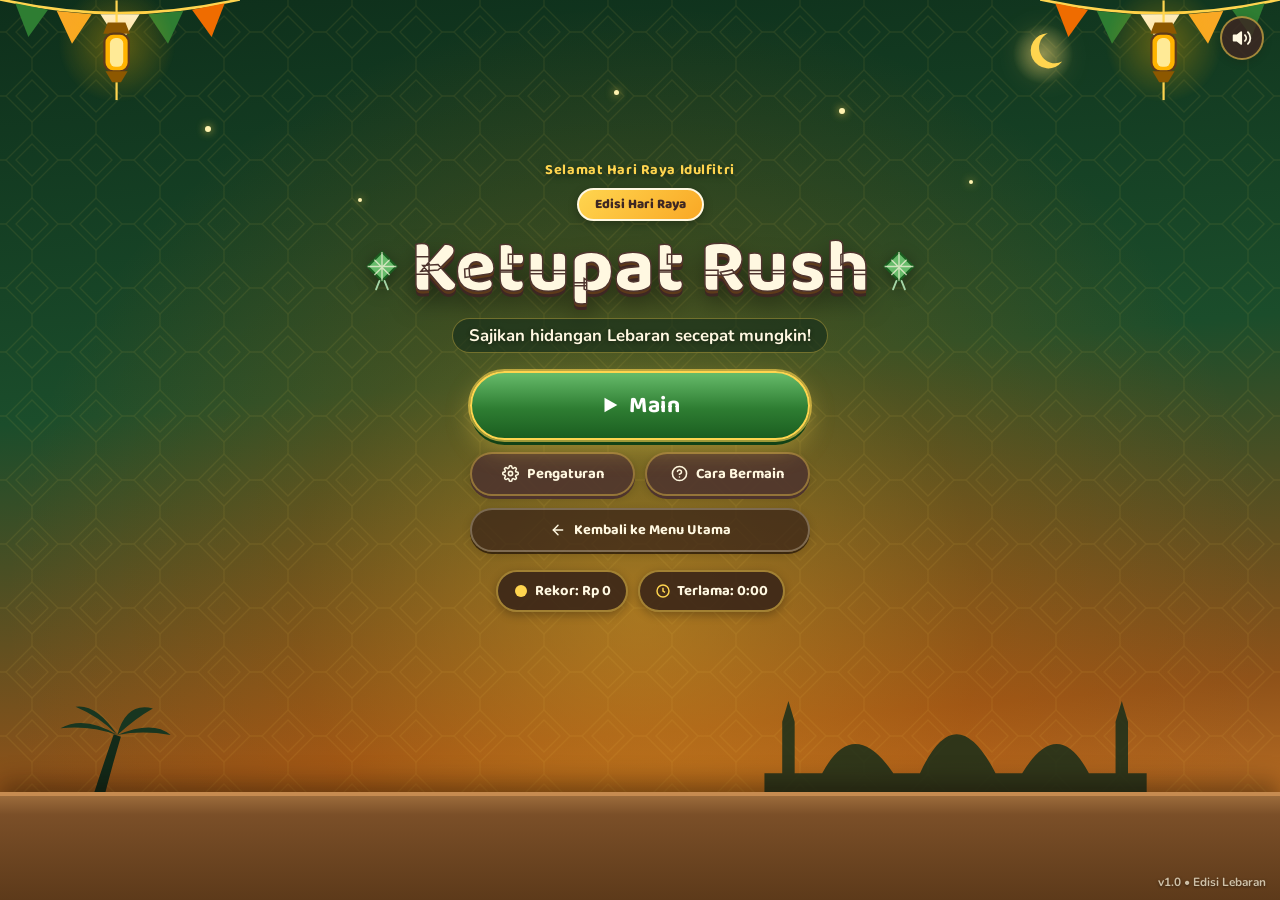
<file: ketupat-rush/index.html>
<!DOCTYPE html>
<html lang="id">

<head>
  <meta charset="UTF-8" />
  <meta name="viewport" content="width=device-width, initial-scale=1.0, viewport-fit=cover" />
  <meta name="mobile-web-app-capable" content="yes" />
  <meta name="apple-mobile-web-app-capable" content="yes" />
  <title>Ketupat Rush</title>
  <link rel="icon" href="data:," />
  <link rel="preconnect" href="https://fonts.googleapis.com" />
  <link rel="preconnect" href="https://fonts.gstatic.com" crossorigin />
  <link
    href="https://fonts.googleapis.com/css2?family=Baloo+2:wght@500;700;800&family=Nunito:wght@500;700;800&display=swap"
    rel="stylesheet" />
  <link rel="stylesheet" href="css/style.css" />
  <link rel="manifest" href="manifest.json" />
</head>

<body>

  <!-- ===== MAIN MENU (langsung tampil saat dibuka) ===== -->
  <div id="screen-menu" class="screen active">
    <div class="menu-bg">
      <!-- Layer 1: Motif batik/ketupat halus -->
      <div class="menu-pattern" aria-hidden="true"></div>

      <!-- Layer 2: Bulan sabit & bintang kelip -->
      <div class="menu-sky-decor" aria-hidden="true">
        <svg class="sky-moon" viewBox="0 0 80 80" width="68" height="68">
          <defs>
            <radialGradient id="moonGlow" cx="50%" cy="50%" r="50%">
              <stop offset="0%" stop-color="#FFE082" stop-opacity="0.45" />
              <stop offset="100%" stop-color="#FFE082" stop-opacity="0" />
            </radialGradient>
          </defs>
          <circle cx="40" cy="40" r="38" fill="url(#moonGlow)" />
          <path d="M46 14a22 22 0 1 0 18 35.5A18 18 0 0 1 46 14z" fill="#FFD54F" />
        </svg>
        <span class="sky-star s1"></span>
        <span class="sky-star s2"></span>
        <span class="sky-star s3"></span>
        <span class="sky-star s4"></span>
        <span class="sky-star s5"></span>
      </div>

      <!-- Layer 3: Siluet horizon masjid & pohon kelapa -->
      <svg class="menu-horizon" viewBox="0 0 1440 260" preserveAspectRatio="none" aria-hidden="true">
        <!-- Pohon kelapa kiri -->
        <path d="M90 260 Q110 190 128 135 L136 138 Q120 195 106 260 Z" fill="#132A19" />
        <path d="M132 136 Q95 112 68 128 Q100 124 132 136 Z" fill="#183620" />
        <path d="M132 136 Q108 98 85 102 Q112 114 132 136 Z" fill="#183620" />
        <path d="M132 136 Q142 96 172 104 Q152 116 132 136 Z" fill="#183620" />
        <path d="M132 136 Q172 118 192 136 Q160 130 132 136 Z" fill="#183620" />
        <!-- Siluet masjid tengah-kanan -->
        <path d="M0 260 L0 218 L180 218 L210 205 L260 205 L260 218 L860 218 L860 182 L880 182 L880 120 L887 95 L894 120 L894 182 L925 182 Q960 112 1005 182 L1035 182 Q1075 88 1120 182 L1150 182 Q1190 112 1225 182 L1255 182 L1255 120 L1262 95 L1269 120 L1269 182 L1290 182 L1290 218 L1440 218 L1440 260 Z" fill="#142C1A" opacity="0.82" />
        <!-- Bukit lembut foreground -->
        <path d="M0 260 L0 232 Q360 208 720 230 T1440 222 L1440 260 Z" fill="#1B3A22" />
      </svg>

      <!-- Layer 4: Kain bunting sudut, janur, & lentera gantung -->
      <div class="menu-top-ornaments" aria-hidden="true">
        <svg class="bunting bunting-left" viewBox="0 0 220 58" width="220" height="58">
          <path d="M-6 -2 Q110 26 226 -2" fill="none" stroke="#FFD54F" stroke-width="2.5" />
          <polygon points="14,3 44,9 26,34" fill="#2E7D32" />
          <polygon points="52,10 84,13 66,40" fill="#F9A825" />
          <polygon points="92,13 128,13 110,41" fill="#FFF8E1" />
          <polygon points="136,13 168,10 154,40" fill="#2E7D32" />
          <polygon points="176,9 206,3 194,34" fill="#EF6C00" />
        </svg>
        <svg class="bunting bunting-right" viewBox="0 0 220 58" width="220" height="58">
          <path d="M-6 -2 Q110 26 226 -2" fill="none" stroke="#FFD54F" stroke-width="2.5" />
          <polygon points="14,3 44,9 26,34" fill="#EF6C00" />
          <polygon points="52,10 84,13 66,40" fill="#2E7D32" />
          <polygon points="92,13 128,13 110,41" fill="#FFF8E1" />
          <polygon points="136,13 168,10 154,40" fill="#F9A825" />
          <polygon points="176,9 206,3 194,34" fill="#2E7D32" />
        </svg>

        <!-- Lentera kiri & kanan (simetris) -->
        <div class="lantern-wrap lantern-left">
          <svg viewBox="0 0 48 104" width="44" height="96">
            <line x1="24" y1="0" x2="24" y2="20" stroke="#FFD54F" stroke-width="2" />
            <path d="M16 20 h16 l4 10 H12 z" fill="#8D5800" />
            <rect x="13" y="30" width="22" height="34" rx="8" fill="#FFB300" stroke="#5D3A1A" stroke-width="2" />
            <rect x="18" y="34" width="12" height="26" rx="5" fill="#FFF3B0" opacity="0.85" />
            <path d="M14 64 h20 l-6 10 h-8 z" fill="#8D5800" />
            <line x1="24" y1="74" x2="24" y2="90" stroke="#FFD54F" stroke-width="2" />
          </svg>
        </div>
        <div class="lantern-wrap lantern-right">
          <svg viewBox="0 0 48 104" width="44" height="96">
            <line x1="24" y1="0" x2="24" y2="20" stroke="#FFD54F" stroke-width="2" />
            <path d="M16 20 h16 l4 10 H12 z" fill="#8D5800" />
            <rect x="13" y="30" width="22" height="34" rx="8" fill="#FFB300" stroke="#5D3A1A" stroke-width="2" />
            <rect x="18" y="34" width="12" height="26" rx="5" fill="#FFF3B0" opacity="0.85" />
            <path d="M14 64 h20 l-6 10 h-8 z" fill="#8D5800" />
            <line x1="24" y1="74" x2="24" y2="90" stroke="#FFD54F" stroke-width="2" />
          </svg>
        </div>
      </div>

      <!-- Layer 5: Partikel kelip kunang-kunang hangat -->
      <div class="menu-particles" aria-hidden="true">
        <span class="spark sp1"></span>
        <span class="spark sp2"></span>
        <span class="spark sp3"></span>
        <span class="spark sp4"></span>
        <span class="spark sp5"></span>
        <span class="spark sp6"></span>
      </div>

      <!-- Layer 6: Meja kayu warung di bagian bawah -->
      <div class="menu-table" aria-hidden="true"></div>

      <!-- Layer 7: Three.js 3D food showcase canvas -->
      <canvas id="menu-canvas" class="menu-canvas"></canvas>

      <!-- Tombol Mute cepat di pojok kanan atas -->
      <button class="menu-mute-btn" id="btn-menu-mute" aria-label="Bisukan suara" title="Suara On/Off">
        <svg class="icon-sound-on" width="20" height="20" viewBox="0 0 24 24" fill="none" stroke="currentColor" stroke-width="2.2" stroke-linecap="round" stroke-linejoin="round" aria-hidden="true">
          <polygon points="11 5 6 9 2 9 2 15 6 15 11 19 11 5" fill="currentColor" />
          <path d="M15.54 8.46a5 5 0 0 1 0 7.07" />
          <path d="M19.07 4.93a10 10 0 0 1 0 14.14" />
        </svg>
        <svg class="icon-sound-off hidden" width="20" height="20" viewBox="0 0 24 24" fill="none" stroke="currentColor" stroke-width="2.2" stroke-linecap="round" stroke-linejoin="round" aria-hidden="true">
          <polygon points="11 5 6 9 2 9 2 15 6 15 11 19 11 5" fill="currentColor" />
          <line x1="23" y1="9" x2="17" y2="15" />
          <line x1="17" y1="9" x2="23" y2="15" />
        </svg>
      </button>

      <!-- Konten utama menu -->
      <div class="menu-content">
        <div class="menu-logo">
          <p class="menu-greeting">Selamat Hari Raya Idulfitri</p>
          <span class="menu-badge">Edisi Hari Raya</span>
          <div class="title-lockup">
            <svg class="title-ketupat" viewBox="0 0 44 52" width="38" height="44" aria-hidden="true">
              <polygon points="22,6 39,23 22,40 5,23" fill="#66BB6A" stroke="#1B5E20" stroke-width="2.5" />
              <path d="M13 15 L31 33 M31 15 L13 33 M22 6 L22 40 M5 23 L39 23" stroke="#FFF8E1" stroke-width="1.6" opacity="0.7" />
              <path d="M19 40 L15 50 M25 40 L29 50" stroke="#A5D6A7" stroke-width="2.2" stroke-linecap="round" />
            </svg>
            <h1 class="game-title">Ketupat Rush</h1>
            <svg class="title-ketupat" viewBox="0 0 44 52" width="38" height="44" aria-hidden="true">
              <polygon points="22,6 39,23 22,40 5,23" fill="#66BB6A" stroke="#1B5E20" stroke-width="2.5" />
              <path d="M13 15 L31 33 M31 15 L13 33 M22 6 L22 40 M5 23 L39 23" stroke="#FFF8E1" stroke-width="1.6" opacity="0.7" />
              <path d="M19 40 L15 50 M25 40 L29 50" stroke="#A5D6A7" stroke-width="2.2" stroke-linecap="round" />
            </svg>
          </div>
          <p class="game-sub">Sajikan hidangan Lebaran secepat mungkin!</p>
        </div>

        <div class="menu-buttons">
          <button class="btn btn-primary btn-xlarge btn-play-hero" id="btn-play">
            <svg width="22" height="22" viewBox="0 0 24 24" fill="currentColor" aria-hidden="true">
              <polygon points="6,4 20,12 6,20" />
            </svg>
            <span>Main</span>
          </button>
          <div class="menu-buttons-secondary">
            <button class="btn btn-outline btn-compact" id="btn-settings-menu">
              <svg width="17" height="17" viewBox="0 0 24 24" fill="none" stroke="currentColor" stroke-width="2.2"
                aria-hidden="true">
                <circle cx="12" cy="12" r="3" />
                <path
                  d="M19.4 15a1.65 1.65 0 0 0 .33 1.82l.06.06a2 2 0 1 1-2.83 2.83l-.06-.06a1.65 1.65 0 0 0-1.82-.33 1.65 1.65 0 0 0-1 1.51V21a2 2 0 1 1-4 0v-.09A1.65 1.65 0 0 0 9 19.4a1.65 1.65 0 0 0-1.82.33l-.06.06a2 2 0 1 1-2.83-2.83l.06-.06a1.65 1.65 0 0 0 .33-1.82 1.65 1.65 0 0 0-1.51-1H3a2 2 0 1 1 0-4h.09A1.65 1.65 0 0 0 4.6 9a1.65 1.65 0 0 0-.33-1.82l-.06-.06a2 2 0 1 1 2.83-2.83l.06.06a1.65 1.65 0 0 0 1.82.33H9a1.65 1.65 0 0 0 1-1.51V3a2 2 0 1 1 4 0v.09a1.65 1.65 0 0 0 1 1.51 1.65 1.65 0 0 0 1.82-.33l.06-.06a2 2 0 1 1 2.83 2.83l-.06.06a1.65 1.65 0 0 0-.33 1.82V9c.26.6.77 1 1.51 1H21a2 2 0 1 1 0 4h-.09a1.65 1.65 0 0 0-1.51 1z" />
              </svg>
              <span>Pengaturan</span>
            </button>
            <button class="btn btn-outline btn-compact" id="btn-howto">
              <svg width="17" height="17" viewBox="0 0 24 24" fill="none" stroke="currentColor" stroke-width="2.2"
                stroke-linecap="round" stroke-linejoin="round" aria-hidden="true">
                <circle cx="12" cy="12" r="10" />
                <path d="M9.09 9a3 3 0 0 1 5.83 1c0 2-3 3-3 3" />
                <line x1="12" y1="17" x2="12.01" y2="17" />
              </svg>
              <span>Cara Bermain</span>
            </button>
          </div>
          <a href="../index.html" class="btn btn-outline btn-back-link" id="btn-menu-catalog">
            <svg width="16" height="16" viewBox="0 0 24 24" fill="none" stroke="currentColor" stroke-width="2.2"
              stroke-linecap="round" stroke-linejoin="round" aria-hidden="true">
              <line x1="19" y1="12" x2="5" y2="12" />
              <polyline points="12 19 5 12 12 5" />
            </svg>
            <span>Kembali ke Menu Utama</span>
          </a>
        </div>

        <div class="menu-stats">
          <div class="stat-pill">
            <svg width="16" height="16" viewBox="0 0 24 24" fill="#FFD54F" aria-hidden="true">
              <circle cx="12" cy="12" r="9" />
            </svg>
            <span>Rekor: Rp <span id="best-money">0</span></span>
          </div>
          <div class="stat-pill">
            <svg width="16" height="16" viewBox="0 0 24 24" fill="none" stroke="#FFD54F" stroke-width="2.2"
              aria-hidden="true">
              <circle cx="12" cy="12" r="9" />
              <polyline points="12 7 12 12 15 14" />
            </svg>
            <span>Terlama: <span id="best-time">0:00</span></span>
          </div>
        </div>
      </div>

      <span class="menu-version">v1.0 • Edisi Lebaran</span>
    </div>
  </div>

  <!-- ===== GAMEPLAY ===== -->
  <div id="screen-game" class="screen">
    <canvas id="game-canvas"></canvas>

    <!-- HUD Top -->
    <div class="hud-top">
      <div class="hud-money" title="Pendapatan">
        <svg width="18" height="18" viewBox="0 0 24 24" fill="#FFD54F" stroke="#B8820E" stroke-width="1.5"
          aria-hidden="true">
          <circle cx="12" cy="12" r="9" />
        </svg>
        <span id="hud-money-val">Rp 0</span>
      </div>

      <div class="hud-phase" id="hud-phase">Hari ke-1</div>

      <div class="hud-lives" id="hud-lives" title="Kesempatan pelanggan"></div>

      <div class="hud-timer" id="hud-timer">0:00</div>

      <button class="hud-pause-btn" id="btn-pause" aria-label="Jeda">
        <svg width="18" height="18" viewBox="0 0 24 24" fill="currentColor" aria-hidden="true">
          <rect x="6" y="4" width="4" height="16" rx="1" />
          <rect x="14" y="4" width="4" height="16" rx="1" />
        </svg>
      </button>
    </div>

    <!-- Combo badge -->
    <div class="combo-badge hidden" id="combo-badge">
      <span>Kombo</span>
      <span id="combo-num">x2</span>
      <div class="combo-decay" id="combo-decay"></div>
    </div>

    <!-- Floating 3D-projected Container Labels -->
    <div class="container-labels-layer" id="container-labels-layer"></div>

    <!-- Single compact unlock status pill (replaces 10 locked pills) -->
    <div class="unlock-strip hidden" id="unlock-strip"></div>

    <!-- Fixed horizontal Order Rail below HUD -->
    <div class="customer-bubbles-layer" id="customer-bubbles-layer"></div>

    <!-- Tong sampah: seret piring ke sini untuk membuang (mengurangi uang) -->
    <div class="trash-zone" id="trash-zone" aria-label="Tong sampah">
      <svg width="26" height="26" viewBox="0 0 24 24" fill="none" stroke="currentColor" stroke-width="2.2"
        stroke-linecap="round" stroke-linejoin="round" aria-hidden="true">
        <polyline points="3 6 5 6 21 6" />
        <path d="M19 6l-1 14a2 2 0 0 1-2 2H8a2 2 0 0 1-2-2L5 6" />
        <path d="M10 11v6" />
        <path d="M14 11v6" />
        <path d="M9 6V4a1 1 0 0 1 1-1h4a1 1 0 0 1 1 1v2" />
      </svg>
      <span>Buang</span>
    </div>

    <!-- Drag hint / status -->
    <div class="drag-hint" id="drag-hint">Seret bahan ke piring, lalu seret piring ke pelanggan</div>

    <!-- Toast notifications -->
    <div class="toast-container" id="toast-container"></div>

    <!-- Rotate hint (mobile landscape fallback) -->
    <div class="rotate-hint hidden" id="rotate-hint">
      Putar ponsel ke posisi tegak untuk pengalaman terbaik
    </div>
  </div>

  <!-- ===== PAUSE MENU ===== -->
  <div id="screen-pause" class="screen overlay">
    <div class="modal-box">
      <h2>Permainan Dijeda</h2>
      <div class="settings-row">
        <label for="pause-music-vol">Musik</label>
        <input type="range" id="pause-music-vol" min="0" max="1" step="0.05" value="0.45" />
        <button class="btn-mute" id="pause-mute-music" aria-label="Bisukan musik">On</button>
      </div>
      <div class="settings-row">
        <label for="pause-sfx-vol">Efek Suara</label>
        <input type="range" id="pause-sfx-vol" min="0" max="1" step="0.05" value="0.7" />
        <button class="btn-mute" id="pause-mute-sfx" aria-label="Bisukan efek suara">On</button>
      </div>
      <div class="modal-buttons">
        <button class="btn btn-primary" id="btn-resume">Lanjut</button>
        <button class="btn btn-secondary" id="btn-restart">Mulai Ulang</button>
        <button class="btn btn-outline" id="btn-quit-to-menu">Kembali ke Menu</button>
      </div>
    </div>
  </div>

  <!-- ===== GAME OVER ===== -->
  <div id="screen-gameover" class="screen overlay">
    <div class="modal-box gameover-box">
      <h2>Warung Tutup</h2>
      <p id="gameover-reason">Pelanggan kecewa terlalu banyak menunggu.</p>
      <div class="result-stats" id="gameover-stats">
        <div class="result-row"><span>Total Pendapatan</span><span id="go-revenue">Rp 0</span></div>
        <div class="result-row"><span>Waktu Bertahan</span><span id="go-time">0:00</span></div>
        <div class="result-row"><span>Fase Tercapai</span><span id="go-phase">Hari ke-1</span></div>
        <div class="result-row"><span>Pesanan Terlayani</span><span id="go-served">0</span></div>
        <div class="result-row"><span>Kombo Terbaik</span><span id="go-combo">x0</span></div>
        <div class="result-row"><span>Rekor Pendapatan</span><span id="go-best-rev">Rp 0</span></div>
      </div>
      <div class="modal-buttons">
        <button class="btn btn-primary" id="btn-retry-go">Main Lagi</button>
        <button class="btn btn-outline" id="btn-menu-go">Menu Utama</button>
      </div>
    </div>
  </div>

  <!-- ===== SETTINGS ===== -->
  <div id="screen-settings" class="screen overlay">
    <div class="modal-box">
      <h2>Pengaturan</h2>
      <div class="settings-row">
        <label for="set-music-vol">Musik</label>
        <input type="range" id="set-music-vol" min="0" max="1" step="0.05" value="0.45" />
        <button class="btn-mute" id="set-mute-music" aria-label="Bisukan musik">On</button>
      </div>
      <div class="settings-row">
        <label for="set-sfx-vol">Efek Suara</label>
        <input type="range" id="set-sfx-vol" min="0" max="1" step="0.05" value="0.7" />
        <button class="btn-mute" id="set-mute-sfx" aria-label="Bisukan efek suara">On</button>
      </div>
      <div class="settings-row">
        <label for="set-hints">Petunjuk Bermain</label>
        <input type="checkbox" id="set-hints" checked />
      </div>
      <div class="settings-row">
        <label for="set-vibrate">Getar (Haptik)</label>
        <input type="checkbox" id="set-vibrate" checked />
      </div>
      <div class="modal-buttons">
        <button class="btn btn-primary" id="btn-settings-close">Simpan</button>
        <a href="../index.html" class="btn btn-outline" id="btn-back-catalog">Kembali ke Menu Utama</a>
      </div>
    </div>
  </div>

  <!-- ===== CARA BERMAIN ===== -->
  <div id="screen-howto" class="screen overlay">
    <div class="modal-box howto-box">
      <h2>Cara Bermain</h2>
      <ul class="howto-list">
        <li><strong>1. Lihat Pesanan:</strong> Perhatikan kartu pesanan pelanggan di bagian atas layar.</li>
        <li><strong>2. Racik Piring:</strong> Seret atau ketuk lauk dari wadah ke piring saji.</li>
        <li><strong>3. Sajikan Cepat:</strong> Seret piring ke pelanggan yang sesuai sebelum kesabaran habis. Salah bahan? Seret piring ke <strong>tong sampah</strong> (uang berkurang sebesar harga bahan yang terbuang).</li>
        <li><strong>4. Jaga Kombo:</strong> Layani beruntun untuk bonus kombo dan buka menu baru di hari berikutnya!</li>
      </ul>
      <div class="modal-buttons">
        <button class="btn btn-primary" id="btn-howto-close">Mengerti!</button>
      </div>
    </div>
  </div>

  <!-- Scripts: local Three.js 0.161 ES module via importmap -->
  <script type="importmap">
{
  "imports": {
    "three": "./js/lib/three.module.min.js"
  }
}
</script>
  <script type="module" src="js/main.js"></script>
</body>

</html>
</file>
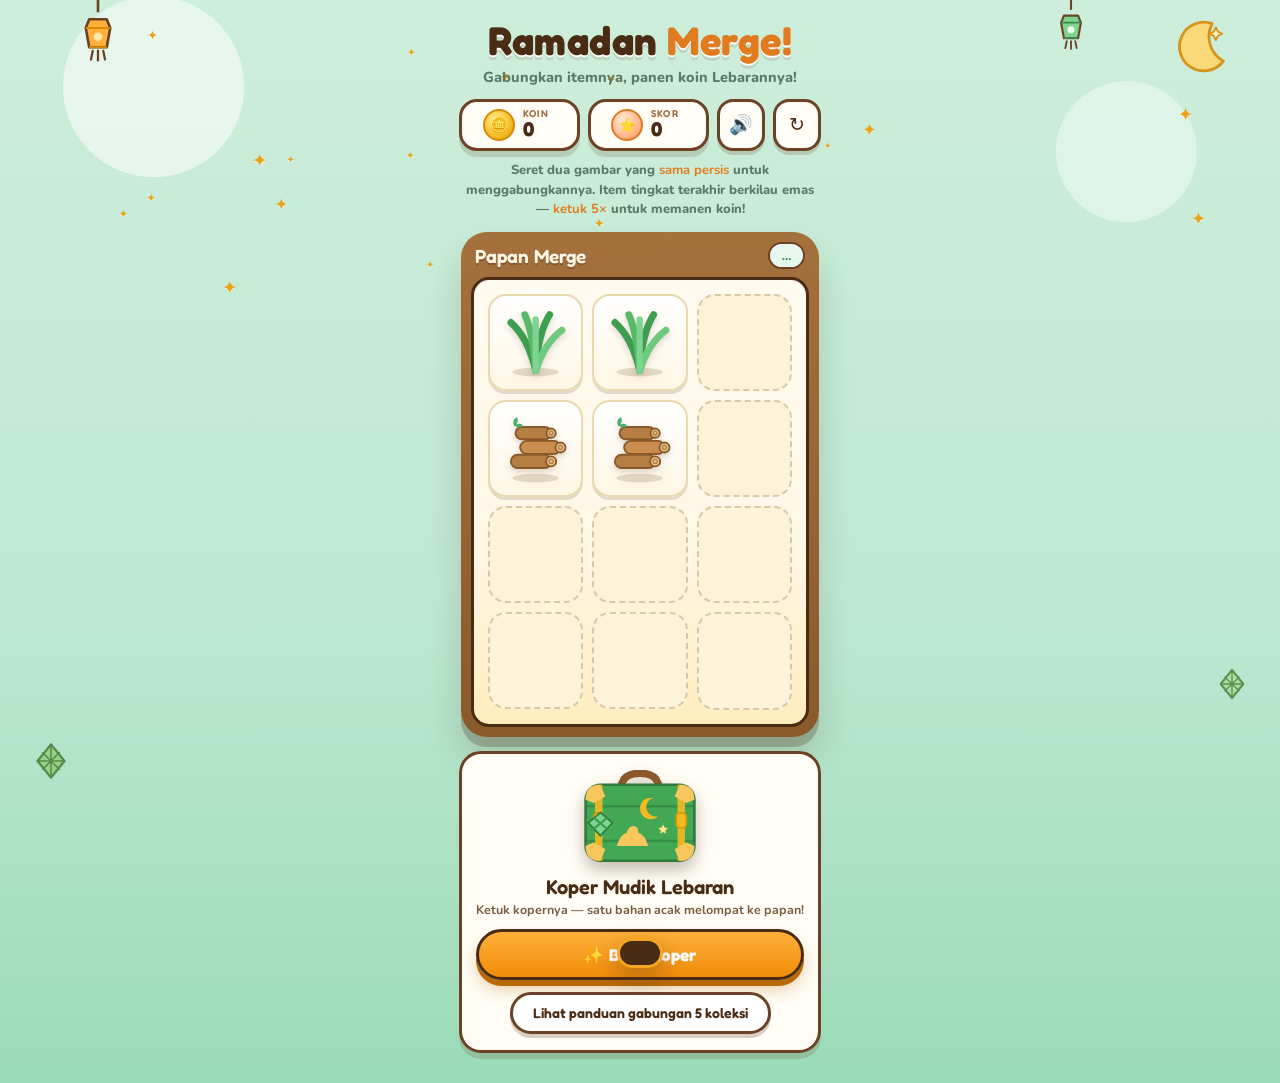
<file: koper-mudik/index.html>
<!doctype html>
<html lang="id">
<head>
<meta charset="utf-8" />
<meta name="viewport" content="width=device-width, initial-scale=1, viewport-fit=cover" />
<meta name="color-scheme" content="light" />
<link rel="icon" href="data:," />
<title>Ramadan Merge — Koper Mudik Lebaran</title>
<link rel="preconnect" href="https://fonts.googleapis.com">
<link rel="preconnect" href="https://fonts.gstatic.com" crossorigin>
<link href="https://fonts.googleapis.com/css2?family=Fredoka:wght@500;600;700&family=Nunito:wght@600;700;800;900&display=swap" rel="stylesheet">
<link rel="stylesheet" href="css/style.css">
</head>
<body>
<div class="sky" id="sky" aria-hidden="true">
  <svg class="moon" viewBox="0 0 64 64"><path d="M46 6a26 26 0 1 0 12 40A30 30 0 0 1 46 6z" fill="#ffd66e" stroke="#d98a06" stroke-width="3" stroke-linejoin="round"/><path d="M50 10l2.2 4.6 4.6 2.2-4.6 2.2L50 23.6l-2.2-4.6-4.6-2.2 4.6-2.2z" fill="#fff3bf" stroke="#d98a06" stroke-width="2" stroke-linejoin="round"/></svg>
  <svg class="lant1" viewBox="0 0 48 84"><line x1="24" y1="0" x2="24" y2="14" stroke="#6b4226" stroke-width="3"/><path d="M14 22h20l4 10-4 22H14l-4-22z" fill="#ffb03a" stroke="#6b4226" stroke-width="3" stroke-linejoin="round"/><path d="M10 32h28M14 54h20" stroke="#d98a06" stroke-width="2.4"/><circle cx="24" cy="42" r="5" fill="#ffe9a8"/><path d="M18 58l-2 10M24 58v11M30 58l2 10" stroke="#6b4226" stroke-width="2.6" stroke-linecap="round"/></svg>
  <svg class="lant2" viewBox="0 0 48 84"><line x1="24" y1="0" x2="24" y2="14" stroke="#6b4226" stroke-width="3"/><path d="M14 22h20l4 10-4 22H14l-4-22z" fill="#7ed491" stroke="#6b4226" stroke-width="3" stroke-linejoin="round"/><path d="M10 32h28M14 54h20" stroke="#3d8b4f" stroke-width="2.4"/><circle cx="24" cy="42" r="5" fill="#eaffea"/><path d="M18 58l-2 10M24 58v11M30 58l2 10" stroke="#6b4226" stroke-width="2.6" stroke-linecap="round"/></svg>
  <svg class="ket1" viewBox="0 0 48 48"><path d="M24 3l17 21-17 21L7 24z" fill="#8fd07a" stroke="#4a7a35" stroke-width="3" stroke-linejoin="round"/><path d="M7 24h34M24 3v42M13 13l22 22M35 13L13 35" stroke="#4a7a35" stroke-width="2" fill="none"/></svg>
  <svg class="ket2" viewBox="0 0 48 48"><path d="M24 3l17 21-17 21L7 24z" fill="#a8dc97" stroke="#4a7a35" stroke-width="3" stroke-linejoin="round"/><path d="M7 24h34M24 3v42M13 13l22 22M35 13L13 35" stroke="#4a7a35" stroke-width="2" fill="none"/></svg>
</div>


<div class="wrap">
  <header>
    <h1>Ramadan <span class="accent">Merge!</span></h1>
    <p>Gabungkan itemnya, panen koin Lebarannya!</p>
  </header>

  <div class="hud">
    <div class="chip"><span class="ic coin-ic">🪙</span><span style="text-align:left"><small>Koin</small><span class="val" id="coinVal">0</span></span></div>
    <div class="chip"><span class="ic score-ic">⭐</span><span style="text-align:left"><small>Skor</small><span class="val" id="scoreVal">0</span></span></div>
    <div class="icon-btns">
      <button class="icon-btn" id="btnSound" aria-label="Suara nyala/mati">🔊</button>
      <button class="icon-btn" id="btnRestart" aria-label="Mulai ulang">↻</button>
    </div>
  </div>

  <p class="hint">Seret dua gambar yang <b>sama persis</b> untuk menggabungkannya. Item tingkat terakhir berkilau emas — <b>ketuk 5×</b> untuk memanen koin!</p>

  <div class="board-shell">
  <div class="board-top"><h2>Papan Merge</h2><span class="slots-label">…</span></div>
  <div class="board-frame">
    <div id="board" aria-label="Papan permainan merge 3 kali 4"></div>
  </div>
</div>

  <div class="suitcase-card">
    <button id="suitcaseBtn" aria-label="Koper Mudik — ketuk untuk mengeluarkan bahan"></button>
    <h3>Koper Mudik Lebaran</h3>
    <p id="suitDesc">Ketuk kopernya — satu bahan acak melompat ke papan!</p>
    <button id="openBtn">✨ Buka Koper</button>
    <button class="guide-btn" id="btnGuide">Lihat panduan gabungan 5 koleksi</button>
  </div>
</div>

<div id="dragGhost"></div>
<div id="toast" role="status"></div>

<!-- GUIDE -->
<div class="overlay" id="ovGuide"><div class="sheet">
  <div class="sheet-head"><h2>🧺 Panduan Gabungan</h2><button class="x-btn" data-close="ovGuide">✕</button></div>
  <p style="margin:0 0 10px;font-weight:700;color:#57534e;font-size:13.5px;line-height:1.5">Setiap koleksi punya 4 tingkat. Gabungkan dua gambar yang sama untuk naik tingkat — tanpa tulisan di gambarnya, kenali dari bentuknya ya! Item tingkat terakhir bisa diketuk 5× untuk panen koin, lalu hilang.</p>
  <div id="guideBody"></div>
  <div class="tut-step"><span class="te">🧳</span><div><b>1. Buka Koper Mudik</b><p>Ketuk koper untuk mengeluarkan 1 bahan dasar acak ke slot kosong.</p></div></div>
  <div class="tut-step"><span class="te">👆</span><div><b>2. Seret &amp; Gabungkan</b><p>Seret item ke gambar yang sama persis untuk menggabungkannya. Seret ke slot kosong untuk memindahkan.</p></div></div>
  <div class="tut-step"><span class="te">🪙</span><div><b>3. Panen 5× Ketuk</b><p>Item lengkap berkilau emas. Setiap ketukan memuntahkan koin; titik emas di bawahnya menunjukkan sisa ketukan. Setelah ketukan ke-5, item hilang dan slotnya kosong lagi.</p></div></div>
  <div class="tut-step"><span class="te">🏁</span><div><b>4. Jaga Papan Tetap Lega</b><p>Kalau 12 slot penuh dan tidak ada lagi pasangan yang bisa digabung, permainan berakhir. Gabung terus supaya papan tidak buntu!</p></div></div>
  <button class="big-btn green" data-close="ovGuide">Mulai Bermain! 🎉</button>
</div></div>

<!-- GAME OVER -->
<div class="overlay" id="ovOver"><div class="sheet gameover">
  <div class="go-art" id="goArt"></div>
  <h2>Papan Penuh! 🌙</h2>
  <p>Tidak ada lagi pasangan yang bisa digabungkan.<br>Perjalanan merge kali ini selesai — coba lagi dan kejar skor lebih tinggi!</p>
  <div class="go-stats">
    <div class="go-stat"><small>Skor Akhir</small><b id="goScore">0</b></div>
    <div class="go-stat"><small>Koin Terkumpul</small><b>🪙 <span id="goCoins">0</span></b></div>
  </div>
  <button class="big-btn green" id="btnPlayAgain">▶ Main Lagi</button>
</div></div>

<!-- RESTART CONFIRM -->
<div class="overlay" id="ovRestart"><div class="sheet gameover">
  <h2 style="margin-top:2px">Mulai Ulang? ↻</h2>
  <p>Papan, koin, dan skor akan direset dari awal.</p>
  <button class="big-btn" id="btnRestartYes">Ya, Mulai Ulang</button>
  <button class="big-btn" data-close="ovRestart" style="background:#fff;color:var(--brown-dark);border:3px solid var(--brown);box-shadow:0 4px 0 rgba(107,66,38,.25);margin-top:9px">Batal</button>
</div></div>

<script src="js/game.js"></script>
</body>
</html>
</file>
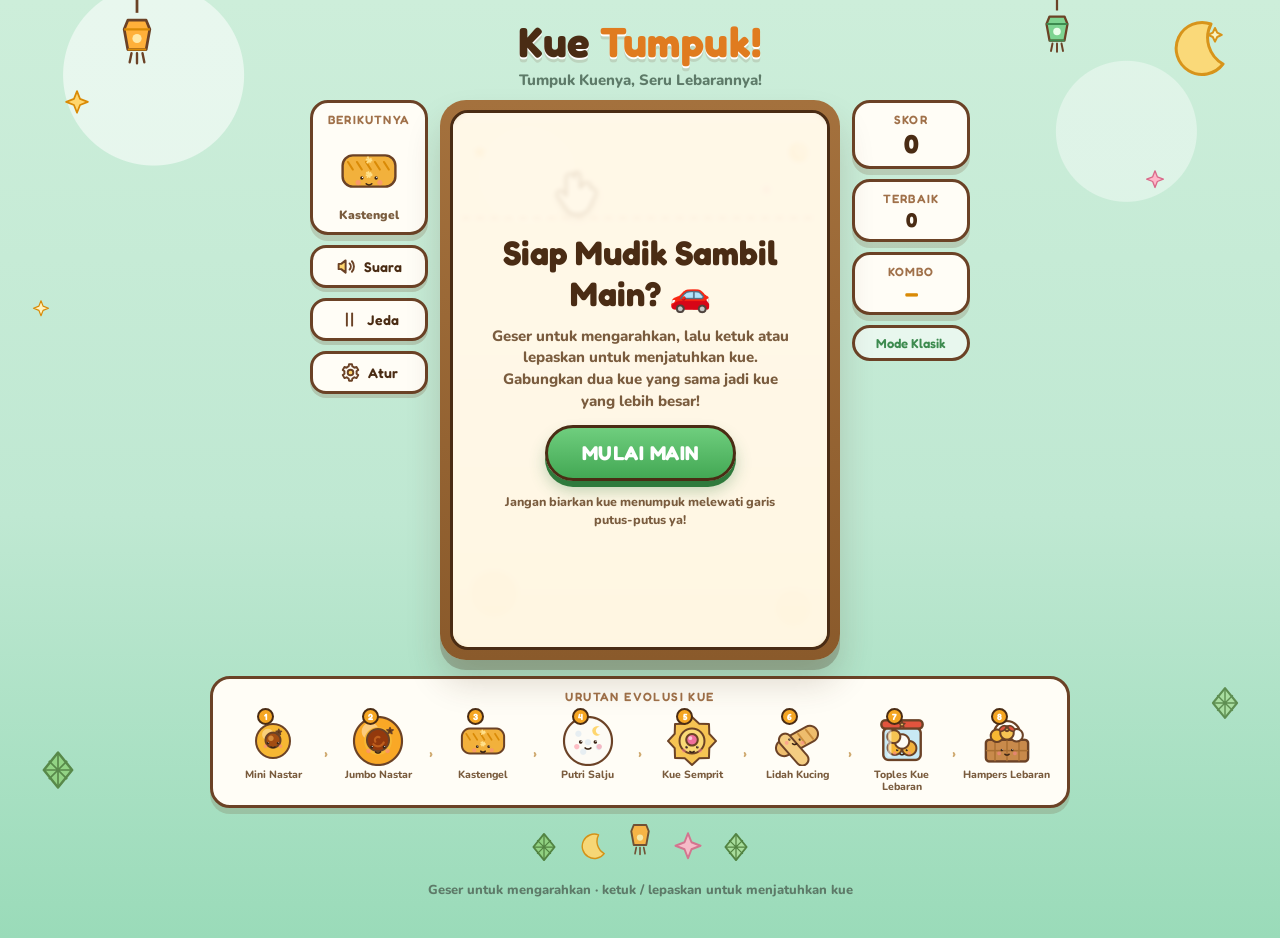
<file: kue-tumpuk/index.html>
<!doctype html>
<html lang="id">
  <head>
    <meta charset="utf-8" />
    <meta name="viewport" content="width=device-width, initial-scale=1, maximum-scale=1, user-scalable=no, viewport-fit=cover" />
    <meta name="color-scheme" content="light" />
    <link rel="icon" href="data:," />
    <title>Kue Tumpuk!</title>
    <link rel="preconnect" href="https://fonts.googleapis.com" />
    <link rel="preconnect" href="https://fonts.gstatic.com" crossorigin />
    <link href="https://fonts.googleapis.com/css2?family=Fredoka:wght@500;600;700&family=Nunito:wght@600;700;800;900&display=swap" rel="stylesheet" />
    <script src="js/matter.min.js"></script>
    <link rel="stylesheet" href="css/style.css">
  </head>
  <body>
    <!-- decorative ornaments -->
    <div class="sky" aria-hidden="true">
      <svg class="moon" viewBox="0 0 64 64"><path d="M46 6a26 26 0 1 0 12 40A30 30 0 0 1 46 6z" fill="#ffd66e" stroke="#d98a06" stroke-width="3" stroke-linejoin="round"/><path d="M50 10l2.2 4.6 4.6 2.2-4.6 2.2L50 23.6l-2.2-4.6-4.6-2.2 4.6-2.2z" fill="#fff3bf" stroke="#d98a06" stroke-width="2" stroke-linejoin="round"/></svg>
      <svg class="star1" viewBox="0 0 24 24"><path d="M12 1l2.8 7.2L22 11l-7.2 2.8L12 21l-2.8-7.2L2 11l7.2-2.8z" fill="#ffd66e" stroke="#d98a06" stroke-width="1.6" stroke-linejoin="round"/></svg>
      <svg class="star2" viewBox="0 0 24 24"><path d="M12 1l2.8 7.2L22 11l-7.2 2.8L12 21l-2.8-7.2L2 11l7.2-2.8z" fill="#ffb7c9" stroke="#d96a8a" stroke-width="1.6" stroke-linejoin="round"/></svg>
      <svg class="star3" viewBox="0 0 24 24"><path d="M12 1l2.8 7.2L22 11l-7.2 2.8L12 21l-2.8-7.2L2 11l7.2-2.8z" fill="#fff3bf" stroke="#d98a06" stroke-width="1.6" stroke-linejoin="round"/></svg>
      <svg class="lant1" viewBox="0 0 48 84"><line x1="24" y1="0" x2="24" y2="14" stroke="#6b4226" stroke-width="3"/><path d="M14 22h20l4 10-4 22H14l-4-22z" fill="#ffb03a" stroke="#6b4226" stroke-width="3" stroke-linejoin="round"/><path d="M10 32h28M14 54h20" stroke="#d98a06" stroke-width="2.4"/><circle cx="24" cy="42" r="5" fill="#ffe9a8"/><path d="M18 58l-2 10M24 58v11M30 58l2 10" stroke="#6b4226" stroke-width="2.6" stroke-linecap="round"/></svg>
      <svg class="lant2" viewBox="0 0 48 84"><line x1="24" y1="0" x2="24" y2="14" stroke="#6b4226" stroke-width="3"/><path d="M14 22h20l4 10-4 22H14l-4-22z" fill="#7ed491" stroke="#6b4226" stroke-width="3" stroke-linejoin="round"/><path d="M10 32h28M14 54h20" stroke="#3d8b4f" stroke-width="2.4"/><circle cx="24" cy="42" r="5" fill="#eaffea"/><path d="M18 58l-2 10M24 58v11M30 58l2 10" stroke="#6b4226" stroke-width="2.6" stroke-linecap="round"/></svg>
      <svg class="ket1" viewBox="0 0 48 48"><path d="M24 3l17 21-17 21L7 24z" fill="#8fd07a" stroke="#4a7a35" stroke-width="3" stroke-linejoin="round"/><path d="M7 24h34M24 3v42M13 13l22 22M35 13L13 35" stroke="#4a7a35" stroke-width="2" fill="none"/></svg>
      <svg class="ket2" viewBox="0 0 48 48"><path d="M24 3l17 21-17 21L7 24z" fill="#a8dc97" stroke="#4a7a35" stroke-width="3" stroke-linejoin="round"/><path d="M7 24h34M24 3v42M13 13l22 22M35 13L13 35" stroke="#4a7a35" stroke-width="2" fill="none"/></svg>
    </div>

    <div class="wrap">
      <header>
        <h1>Kue <span class="accent">Tumpuk!</span></h1>
        <p>Tumpuk Kuenya, Seru Lebarannya!</p>
      </header>

      <div class="stage-row">
        <!-- LEFT PANEL -->
        <div class="panel panel-left">
          <div class="card">
            <div class="label">Berikutnya</div>
            <canvas id="nextCanvas" width="76" height="76" aria-label="Kue berikutnya"></canvas>
            <div id="nextName" style="font-weight:900;font-size:12px;color:#7a5c3e;">Mini Nastar</div>
          </div>
          <button class="icon-btn" id="soundBtn" aria-label="Nyalakan atau matikan suara">
            <svg id="soundIconOn" viewBox="0 0 24 24" fill="none" stroke="#6b4226" stroke-width="2.2" stroke-linecap="round" stroke-linejoin="round"><path d="M11 5L6 9H3v6h3l5 4z" fill="#ffd66e"/><path d="M15.5 8.5a5 5 0 0 1 0 7M18.2 6a9 9 0 0 1 0 12"/></svg>
            <svg id="soundIconOff" viewBox="0 0 24 24" fill="none" stroke="#6b4226" stroke-width="2.2" stroke-linecap="round" stroke-linejoin="round" style="display:none"><path d="M11 5L6 9H3v6h3l5 4z" fill="#e8e0d0"/><line x1="16" y1="9" x2="22" y2="15"/><line x1="22" y1="9" x2="16" y2="15"/></svg>
            <span id="soundLabel">Suara</span>
          </button>
          <button class="icon-btn" id="pauseBtn" aria-label="Jeda permainan">
            <svg viewBox="0 0 24 24" fill="#ffd66e" stroke="#6b4226" stroke-width="2.2" stroke-linecap="round"><line x1="9" y1="5" x2="9" y2="19"/><line x1="15" y1="5" x2="15" y2="19"/></svg>
            <span>Jeda</span>
          </button>
          <button class="icon-btn" id="settingsBtn" aria-label="Buka pengaturan">
            <svg viewBox="0 0 24 24" fill="none" stroke="#6b4226" stroke-width="2.2" stroke-linecap="round" stroke-linejoin="round"><circle cx="12" cy="12" r="3.2" fill="#ffd66e"/><path d="M19 12a7 7 0 0 0-.14-1.4l2-1.55-2-3.46-2.36.95A7 7 0 0 0 14.1 5.1L13.72 2.6h-3.44L9.9 5.1a7 7 0 0 0-2.4 1.44l-2.36-.95-2 3.46 2 1.55a7 7 0 0 0 0 2.8l-2 1.55 2 3.46 2.36-.95a7 7 0 0 0 2.4 1.44l.38 2.5h3.44l.38-2.5a7 7 0 0 0 2.4-1.44l2.36.95 2-3.46-2-1.55c.1-.45.14-.92.14-1.4z"/></svg>
            <span>Atur</span>
          </button>
        </div>

        <!-- BOARD -->
        <div class="board-shell">
          <div class="board-frame" id="boardFrame">
            <canvas id="game" width="420" height="600"></canvas>

            <svg class="hand" id="handTut" viewBox="0 0 64 64" aria-hidden="true">
              <path d="M32 4c3 0 5 2 5 5v14l2-1c1-3 3-5 6-5 3 0 5 2 5 5v2c2-1 5 0 6 2 1 2 1 4 0 6l-6 13c-3 7-8 11-15 11h-3c-6 0-10-3-13-8L9 33c-1-2 0-5 2-6 2-1 4 0 6 2l3 4V11c0-3 2-5 5-5s5 2 5 5V9c0-3 1-5 2-5z" fill="#fff" stroke="#6b4226" stroke-width="3" stroke-linejoin="round"/>
            </svg>

            <!-- START -->
            <div class="overlay" id="startOverlay">
              <h2>Siap Mudik Sambil Main? 🚗</h2>
              <p>Geser untuk mengarahkan, lalu ketuk atau lepaskan untuk menjatuhkan kue. Gabungkan dua kue yang sama jadi kue yang lebih besar!</p>
              <button class="big-btn green" id="startBtn">MULAI MAIN</button>
              <p style="font-size:12.5px;">Jangan biarkan kue menumpuk melewati garis putus-putus ya!</p>
            </div>

            <!-- PAUSE -->
            <div class="overlay" id="pauseOverlay" hidden>
              <h2>Istirahat Dulu ☕</h2>
              <p>Permainan dijeda. Santai, kuenya nggak ke mana-mana kok.</p>
              <button class="big-btn green" id="resumeBtn">LANJUT MAIN</button>
              <button class="ghost-btn" id="restartFromPauseBtn">Ulang dari Awal</button>
            </div>

            <!-- GAME OVER -->
            <div class="overlay" id="overOverlay" hidden>
              <h2>Waduh, Kuenya Penuh! 🍪</h2>
              <div>
                <div class="final-score" id="finalScore">0</div>
                <div class="final-best">Skor Akhir · Terbaik: <span id="finalBest">0</span></div>
              </div>
              <button class="big-btn" id="againBtn">MAIN LAGI</button>
            </div>
          </div>
        </div>

        <!-- RIGHT PANEL -->
        <div class="panel panel-right">
          <div class="card" id="scoreCard">
            <div class="label">Skor</div>
            <div class="value" id="scoreVal">0</div>
          </div>
          <div class="card">
            <div class="label">Terbaik</div>
            <div class="value small" id="bestVal">0</div>
          </div>
          <div class="card combo-card" id="comboCard">
            <div class="label">Kombo</div>
            <div class="value small" id="comboVal">—</div>
          </div>
          <div class="mode-pill" id="modePill">Mode Klasik</div>
        </div>
      </div>

      <!-- EVOLUTION BAR -->
      <div class="evo">
        <div class="evo-title">Urutan Evolusi Kue</div>
        <div class="evo-track" id="evoTrack"></div>
      </div>

      <div class="foot-ornaments" aria-hidden="true">
        <svg viewBox="0 0 48 48"><path d="M24 3l17 21-17 21L7 24z" fill="#8fd07a" stroke="#4a7a35" stroke-width="3" stroke-linejoin="round"/><path d="M7 24h34M24 3v42M13 13l22 22M35 13L13 35" stroke="#4a7a35" stroke-width="2" fill="none"/></svg>
        <svg viewBox="0 0 64 64"><path d="M46 6a26 26 0 1 0 12 40A30 30 0 0 1 46 6z" fill="#ffd66e" stroke="#d98a06" stroke-width="3" stroke-linejoin="round"/></svg>
        <svg viewBox="0 0 48 84"><path d="M14 8h20l4 10-4 22H14l-4-22z" fill="#ffb03a" stroke="#6b4226" stroke-width="3" stroke-linejoin="round"/><circle cx="24" cy="28" r="5" fill="#ffe9a8"/><path d="M18 44l-2 10M24 44v11M30 44l2 10" stroke="#6b4226" stroke-width="2.6" stroke-linecap="round"/></svg>
        <svg viewBox="0 0 24 24"><path d="M12 1l2.8 7.2L22 11l-7.2 2.8L12 21l-2.8-7.2L2 11l7.2-2.8z" fill="#ffb7c9" stroke="#d96a8a" stroke-width="1.6" stroke-linejoin="round"/></svg>
        <svg viewBox="0 0 48 48"><path d="M24 3l17 21-17 21L7 24z" fill="#a8dc97" stroke="#4a7a35" stroke-width="3" stroke-linejoin="round"/><path d="M7 24h34M24 3v42M13 13l22 22M35 13L13 35" stroke="#4a7a35" stroke-width="2" fill="none"/></svg>
      </div>
      <p class="hint">Geser untuk mengarahkan · ketuk / lepaskan untuk menjatuhkan kue</p>
    </div>

    <!-- SETTINGS MODAL -->
    <div class="modal-back" id="settingsModal" hidden>
      <div class="modal" role="dialog" aria-modal="true" aria-labelledby="settingsTitle">
        <h3 id="settingsTitle">Pengaturan</h3>
        <p>Atur cara mainmu. Mode Santai cocok buat perjalanan mudik yang panjang — main terus tanpa game over.</p>
        <div class="setting-row">
          <div class="txt"><b>Mode Santai</b><span>Tanpa game over, main sepuasnya</span></div>
          <label class="switch">
            <input type="checkbox" id="relaxedToggle" />
            <span class="track"></span>
          </label>
        </div>
        <div class="setting-row">
          <div class="txt"><b>Musik &amp; Suara</b><span>Efek suara dan musik latar Lebaran</span></div>
          <label class="switch">
            <input type="checkbox" id="soundToggle" checked />
            <span class="track"></span>
          </label>
        </div>
        <div class="row-btns">
          <button class="ghost-btn" id="restartBtn">Mulai Ulang</button>
          <button class="big-btn green" id="closeSettingsBtn" style="font-size:16px;padding:10px 18px;min-height:46px;">Selesai</button>
        </div>
      </div>
    </div>

    <script src="js/game.js"></script>
  </body>
</html>
</file>
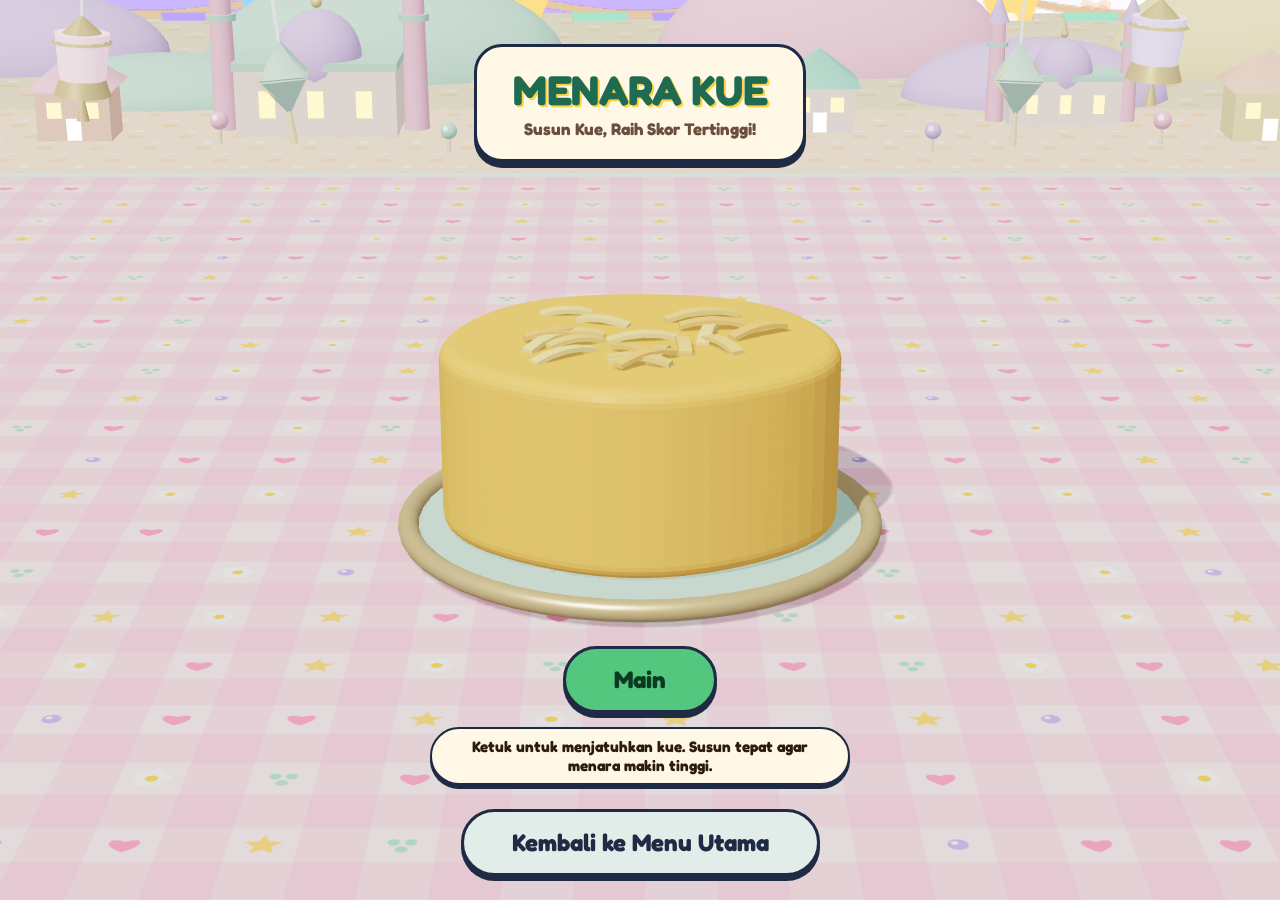
<file: menara-kue/index.html>
<!DOCTYPE html>
<html lang="id">

<head>
  <meta charset="UTF-8">
  <meta name="viewport"
    content="width=device-width, initial-scale=1.0, maximum-scale=1.0, user-scalable=no, viewport-fit=cover">
  <title>Menara Kue — Susun Kue, Raih Skor Tertinggi!</title>
  <link rel="stylesheet" href="css/style.css">
</head>

<body>
  <!-- Canvas 3D Fullscreen -->
  <canvas id="game-canvas"></canvas>

  <!-- UI Layer -->
  <div id="ui-layer">
    <!-- HUD Gameplay (Menempel di Tepi Layar Penuh) -->
    <header id="hud" class="hidden">
      <div class="hud-top">
        <!-- Kiri: Chip Rekor -->
        <div class="hud-left">
          <div class="record-chip" title="Skor Tertinggi">
            <!-- SVG Trophy -->
            <svg viewBox="0 0 24 24" aria-hidden="true">
              <path
                d="M19 5h-2V3H7v2H5c-1.1 0-2 .9-2 2v1c0 2.55 1.92 4.63 4.39 4.94A5.01 5.01 0 0 0 11 15.9V19H8v2h8v-2h-3v-3.1c1.8-.38 3.23-1.68 3.61-3.06C19.08 12.63 21 10.55 21 8V7c0-1.1-.9-2-2-2zM5 8V7h2v3.82C5.84 10.4 5 9.3 5 8zm14 0c0 1.3-.84 2.4-2 2.82V7h2v1z" />
            </svg>
            <span>Rekor: <strong id="hud-highscore">0</strong></span>
          </div>
        </div>

        <!-- Tengah: Skor & Kombo -->
        <div class="hud-center">
          <div class="score-badge">
            <span class="score-val" id="hud-score">0</span>
          </div>
          <div class="combo-pill" id="hud-combo">Kombo x2</div>
        </div>

        <!-- Kanan: Tombol Suara, Jeda, Fullscreen -->
        <div class="hud-right">
          <!-- Tombol Suara -->
          <button id="btn-sound" class="sticker-btn icon-btn interactive" aria-label="Nyalakan/Matikan Suara">
            <!-- Sound On SVG -->
            <svg id="icon-sound-on" viewBox="0 0 24 24">
              <path
                d="M3 9v6h4l5 5V4L7 9H3zm13.5 3c0-1.77-1.02-3.29-2.5-4.03v8.05c1.48-.73 2.5-2.25 2.5-4.02zM14 3.23v2.06c2.89.86 5 3.54 5 6.71s-2.11 5.85-5 6.71v2.06c4.01-.91 7-4.49 7-8.77s-2.99-7.86-7-8.77z" />
            </svg>
            <!-- Sound Muted SVG -->
            <svg id="icon-sound-off" class="hidden" viewBox="0 0 24 24">
              <path
                d="M16.5 12c0-1.77-1.02-3.29-2.5-4.03v2.21l2.45 2.45c.03-.2.05-.41.05-.63zm2.5 0c0 .94-.2 1.82-.54 2.64l1.51 1.51C20.63 14.91 21 13.5 21 12c0-4.28-2.99-7.86-7-8.77v2.06c2.89.86 5 3.54 5 6.71zM4.27 3L3 4.27 7.73 9H3v6h4l5 5v-6.73l4.25 4.25c-.67.52-1.42.93-2.25 1.18v2.06c1.38-.31 2.63-.95 3.69-1.81L19.73 21 21 19.73l-9-9L4.27 3zM12 4L9.91 6.09 12 8.18V4z" />
            </svg>
          </button>

          <!-- Tombol Jeda -->
          <button id="btn-pause" class="sticker-btn icon-btn interactive" aria-label="Jeda Permainan">
            <svg viewBox="0 0 24 24">
              <path d="M6 19h4V5H6v14zm8-14v14h4V5h-4z" />
            </svg>
          </button>

          <!-- Tombol Fullscreen -->
          <button id="btn-fullscreen" class="sticker-btn icon-btn interactive" aria-label="Layar Penuh (F)">
            <!-- Enter Fullscreen SVG -->
            <svg id="icon-fs-enter" viewBox="0 0 24 24">
              <path d="M7 14H5v5h5v-2H7v-3zm-2-4h2V7h3V5H5v5zm12 7h-3v2h5v-5h-2v3zM14 5v2h3v3h2V5h-5z" />
            </svg>
            <!-- Exit Fullscreen SVG -->
            <svg id="icon-fs-exit" class="hidden" viewBox="0 0 24 24">
              <path d="M5 16h3v3h2v-5H5v2zm3-8H5v2h5V5H8v3zm6 11h2v-3h3v-2h-5v5zm2-11V5h-2v5h5V8h-3z" />
            </svg>
          </button>
        </div>
      </div>

      <!-- Popup Sempurna! -->
      <div id="perfect-popup">Sempurna!</div>

      <div class="hud-bottom-hint">Ketuk di mana saja untuk menjatuhkan kue</div>
    </header>

    <!-- Initial Screen (Menu Utama) -->
    <main id="screen-menu">
      <div class="menu-card-top interactive">
        <h1 class="menu-title">Menara Kue</h1>
        <p class="menu-subtitle">Susun Kue, Raih Skor Tertinggi!</p>
      </div>

      <div class="menu-card-bottom">
        <button id="btn-play" class="sticker-btn btn-green menu-btn-play interactive">
          Main
        </button>
        <div class="menu-hint">
          Ketuk untuk menjatuhkan kue. Susun tepat agar menara makin tinggi.
        </div>
        <a href="../index.html" class="sticker-btn btn-secondary menu-btn-play interactive"
          style="text-decoration:none; text-align:center; margin-top:10px;">
          Kembali ke Menu Utama
        </a>
      </div>
    </main>

    <!-- Game Over Screen -->
    <section id="screen-game-over">
      <div class="game-over-card interactive">
        <h2 class="game-over-title">Game Over</h2>
        <div id="badge-new-record" class="new-record-badge hidden">Rekor Baru!</div>

        <div class="final-score-box">
          <div class="final-score-label">Skor Akhir</div>
          <div class="final-score-val" id="go-score">0</div>
          <div class="final-record-val">Rekor Terbaik: <span id="go-highscore">0</span></div>
        </div>

        <div class="game-over-actions">
          <button id="btn-restart" class="sticker-btn btn-green">Main Lagi</button>          
          <a href="../index.html" class="sticker-btn btn-secondary">
            Kembali ke Menu Utama
          </a>
        </div>
      </div>
    </section>

    <!-- Pause Screen -->
    <section id="screen-pause">
      <div class="game-over-card interactive">
        <h2 class="game-over-title" style="color: var(--color-green-dark);">Permainan Dijeda</h2>
        <p style="margin: 16px 0; font-weight: 700; color: var(--color-text-light);">
          Ambil napas sejenak sebelum melanjutkan susunan kue Lebaranmu!
        </p>
        <div class="game-over-actions">
          <button id="btn-resume" class="sticker-btn btn-green">Lanjutkan</button>
          <button id="btn-restart-pause" class="sticker-btn btn-secondary">Mulai Ulang</button>
        </div>
      </div>
    </section>
  </div>

  <!-- Scripts -->
  <script src="js/lib/three.min.js"></script>
  <script src="js/config.js"></script>
  <script src="js/audio.js"></script>
  <script src="js/geometry.js"></script>
  <script src="js/cookies3d.js"></script>
  <script src="js/scene.js"></script>
  <script src="js/claw3d.js"></script>
  <script src="js/ui.js"></script>
  <script src="js/game.js"></script>
  <script src="js/input.js"></script>
  <script src="js/main.js"></script>
</body>

</html>
</file>
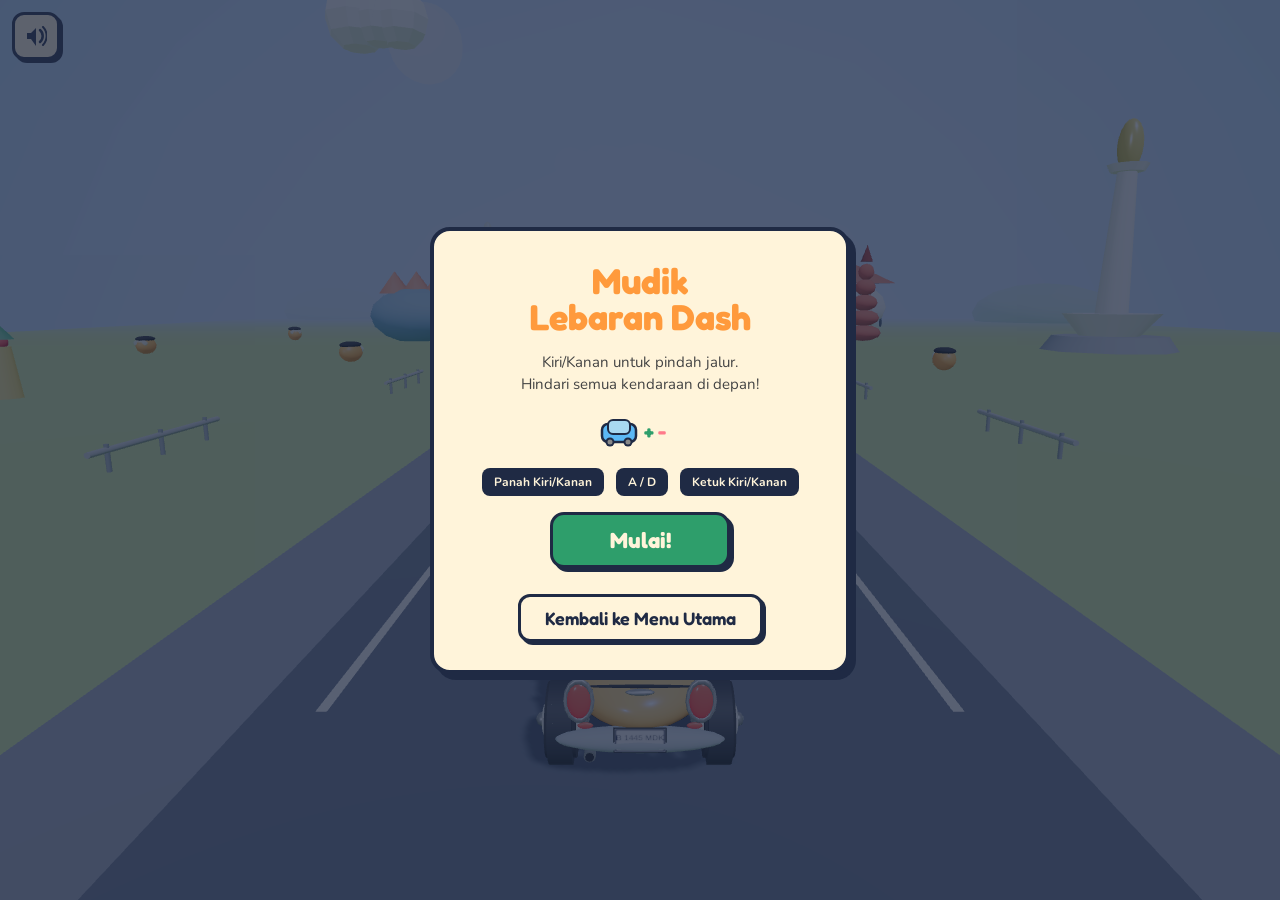
<file: mudik-lebaran-dash/index.html>
<!DOCTYPE html>
<html lang="id">

<head>
  <meta charset="UTF-8">
  <meta name="viewport"
    content="width=device-width, initial-scale=1.0, viewport-fit=cover, maximum-scale=1.0, user-scalable=no">
  <meta name="theme-color" content="#1F2A44">
  <title>Mudik Lebaran Dash</title>
  <link rel="stylesheet" href="css/style.css">
</head>

<body>

  <canvas id="game-canvas"></canvas>

  <!-- Lapisan UI -->
  <div id="ui-layer">

    <!-- HUD skor (saat bermain) -->
    <div id="hud" class="hidden">
      <div class="hud-block" id="hud-speed">
        <span class="hud-label">Kecepatan</span>
        <span class="hud-value">0<span class="hud-unit"> km/j</span></span>
      </div>

      <!-- Chip Kota Permanen -->
      <div class="hud-block" id="hud-city">
        <div class="hud-city-top">
          <svg class="city-pin-icon" width="13" height="13" viewBox="0 0 24 24" fill="none" aria-hidden="true">
            <path d="M12 2C8.13 2 5 5.13 5 9c0 5.25 7 13 7 13s7-7.75 7-13c0-3.87-3.13-7-7-7z" fill="#2E9E6B"
              stroke="#1F2A44" stroke-width="2.5" />
            <circle cx="12" cy="9" r="2.5" fill="#FFF4DA" stroke="#1F2A44" stroke-width="1.5" />
          </svg>
          <span class="hud-city-title" id="hud-city-title">Jakarta</span>
        </div>
        <div class="hud-city-bar-track">
          <div class="hud-city-bar-fill" id="hud-city-bar-fill" style="transform: scaleX(0);"></div>
        </div>
        <span class="hud-city-next" id="hud-city-next">5,0 km ke Cikampek</span>
      </div>

      <div class="hud-block" id="hud-dist">
        <span class="hud-label">Jarak</span>
        <span class="hud-value">0<span class="hud-unit"> km</span></span>
      </div>
      <div class="hud-block" id="hud-best">
        <span class="hud-label">Rekor</span>
        <span class="hud-value">0<span class="hud-unit"> km</span></span>
      </div>
    </div>

    <!-- Tombol jeda -->
    <button id="btn-pause" class="hidden" aria-label="Jeda">
      <svg width="20" height="20" viewBox="0 0 20 20" fill="none" aria-hidden="true">
        <rect x="4" y="3" width="4" height="14" rx="2" fill="#1F2A44" />
        <rect x="12" y="3" width="4" height="14" rx="2" fill="#1F2A44" />
      </svg>
    </button>

    <!-- Tombol suara -->
    <button id="btn-sound" aria-label="Suara">
      <svg id="icon-sound-on" width="22" height="20" viewBox="0 0 22 20" fill="none" aria-hidden="true">
        <path d="M2 7h4l5-5v18L6 13H2V7z" fill="#1F2A44" />
        <path d="M15 4a8 8 0 010 12" stroke="#1F2A44" stroke-width="2.5" stroke-linecap="round" fill="none" />
        <path d="M18 1a13 13 0 010 18" stroke="#1F2A44" stroke-width="2" stroke-linecap="round" fill="none" />
      </svg>
      <svg id="icon-sound-off" width="22" height="20" viewBox="0 0 22 20" fill="none" aria-hidden="true" class="hidden">
        <path d="M2 7h4l5-5v18L6 13H2V7z" fill="#1F2A44" />
        <line x1="15" y1="5" x2="21" y2="15" stroke="#1F2A44" stroke-width="2.5" stroke-linecap="round" />
        <line x1="21" y1="5" x2="15" y2="15" stroke="#1F2A44" stroke-width="2.5" stroke-linecap="round" />
      </svg>
    </button>

    <!-- Popup Pergantian Kota -->
    <div id="city-popup" class="city-popup-hidden" aria-live="polite">
      <div class="city-popup-card">
        <div class="city-popup-badge">
          <svg width="13" height="13" viewBox="0 0 24 24" fill="none" aria-hidden="true">
            <path d="M12 2C8.13 2 5 5.13 5 9c0 5.25 7 13 7 13s7-7.75 7-13c0-3.87-3.13-7-7-7z" fill="#FF9A3C"
              stroke="#1F2A44" stroke-width="2.5" />
            <circle cx="12" cy="9" r="2.5" fill="#FFF4DA" stroke="#1F2A44" stroke-width="1.5" />
          </svg>
          <span>CHECKPOINT KOTA</span>
        </div>
        <div class="city-popup-title" id="city-popup-title">Jakarta</div>
        <div class="city-popup-desc" id="city-popup-desc">Titik awal perjalanan</div>
      </div>
    </div>

    <!-- Panel Menu -->
    <div id="panel-menu" class="modal-overlay">
      <div class="modal-box">
        <div class="modal-title" style="color:#FF9A3C;">Mudik<br>Lebaran Dash</div>
        <p class="modal-subtitle">
          Kiri/Kanan untuk pindah jalur.<br>
          Hindari semua kendaraan di depan!
        </p>
        <div style="display:flex;gap:16px;align-items:center;flex-wrap:wrap;justify-content:center;">
          <svg width="80" height="40" viewBox="0 0 80 40" fill="none" aria-hidden="true">
            <rect x="2" y="12" width="34" height="18" rx="6" fill="#5BB8F5" stroke="#1F2A44" stroke-width="2.5" />
            <rect x="8" y="8" width="22" height="14" rx="5" fill="#a8d8f0" stroke="#1F2A44" stroke-width="2" />
            <circle cx="10" cy="30" r="4.5" fill="#1F2A44" />
            <circle cx="10" cy="30" r="2.5" fill="#888" />
            <circle cx="28" cy="30" r="4.5" fill="#1F2A44" />
            <circle cx="28" cy="30" r="2.5" fill="#888" />
            <text x="44" y="26" font-family="Fredoka" font-size="20" fill="#2E9E6B" font-weight="700">+</text>
            <text x="58" y="26" font-family="Fredoka" font-size="20" fill="#FF7A8A" font-weight="700">-</text>
          </svg>
        </div>
        <div style="display:flex;gap:12px;flex-wrap:wrap;justify-content:center;">
          <div
            style="background:#1F2A44;color:#FFF4DA;border-radius:8px;padding:6px 12px;font-size:12px;font-family:Nunito,sans-serif;font-weight:700;">
            Panah Kiri/Kanan</div>
          <div
            style="background:#1F2A44;color:#FFF4DA;border-radius:8px;padding:6px 12px;font-size:12px;font-family:Nunito,sans-serif;font-weight:700;">
            A / D</div>
          <div
            style="background:#1F2A44;color:#FFF4DA;border-radius:8px;padding:6px 12px;font-size:12px;font-family:Nunito,sans-serif;font-weight:700;">
            Ketuk Kiri/Kanan</div>
        </div>
        <button class="btn-primary" id="btn-start">Mulai!</button>
        <a href="../index.html" class="sticker-btn btn-secondary menu-btn-play interactive"
          style="text-decoration:none; text-align:center; margin-top:10px;">
          Kembali ke Menu Utama
        </a>
      </div>
    </div>

    <!-- Panel Jeda -->
    <div id="panel-pause" class="modal-overlay hidden">
      <div class="modal-box">
        <div class="modal-title">Jeda</div>
        <button class="btn-primary" id="btn-resume">Lanjut</button>
        <button class="btn-secondary" id="btn-restart-pause">Mulai Ulang</button>
      </div>
    </div>

    <!-- Panel Game Over -->
    <div id="panel-gameover" class="modal-overlay hidden">
      <div class="modal-box">
        <div class="modal-title" style="color:#F0525C;">Game Over</div>
        <div class="modal-score-row">
          <div class="score-chip">
            <span class="label">Jarak</span>
            <span class="value" id="go-dist">0 km</span>
          </div>
          <div class="score-chip">
            <span class="label">Rekor</span>
            <span class="value" id="go-best">0 km</span>
          </div>
        </div>
        <div id="go-new-record" class="hidden"
          style="font-family:Fredoka,sans-serif;font-size:20px;font-weight:700;color:#FF9A3C;">
          Rekor Baru!
        </div>
        <button class="btn-primary" id="btn-restart">Main Lagi!</button>
        <a href="../index.html" class="sticker-btn btn-secondary menu-btn-play interactive"
          style="text-decoration:none; text-align:center; margin-top:10px;">
          Kembali ke Menu Utama
        </a>
      </div>
    </div>

  </div><!-- /ui-layer -->

  <!-- Pesan putar layar (mobile landscape) -->
  <div id="rotate-msg">
    <svg width="64" height="64" viewBox="0 0 64 64" fill="none" aria-hidden="true">
      <rect x="12" y="4" width="40" height="56" rx="8" stroke="#FFF4DA" stroke-width="4" />
      <path d="M44 32 L20 32 M36 24 L44 32 L36 40" stroke="#FF9A3C" stroke-width="3.5" stroke-linecap="round"
        stroke-linejoin="round" />
    </svg>
    <div>Putar layar ke mode potret<br>untuk bermain.</div>
  </div>

  <!-- Scripts — urutan penting -->
  <script src="js/lib/three.min.js"></script>
  <script src="js/config.js"></script>
  <script src="js/car.js"></script>
  <script src="js/world.js"></script>
  <script src="js/audio.js"></script>
  <script src="js/input.js"></script>
  <script src="js/ui.js"></script>
  <script src="js/game.js"></script>
  <script src="js/main.js"></script>

</body>

</html>
</file>
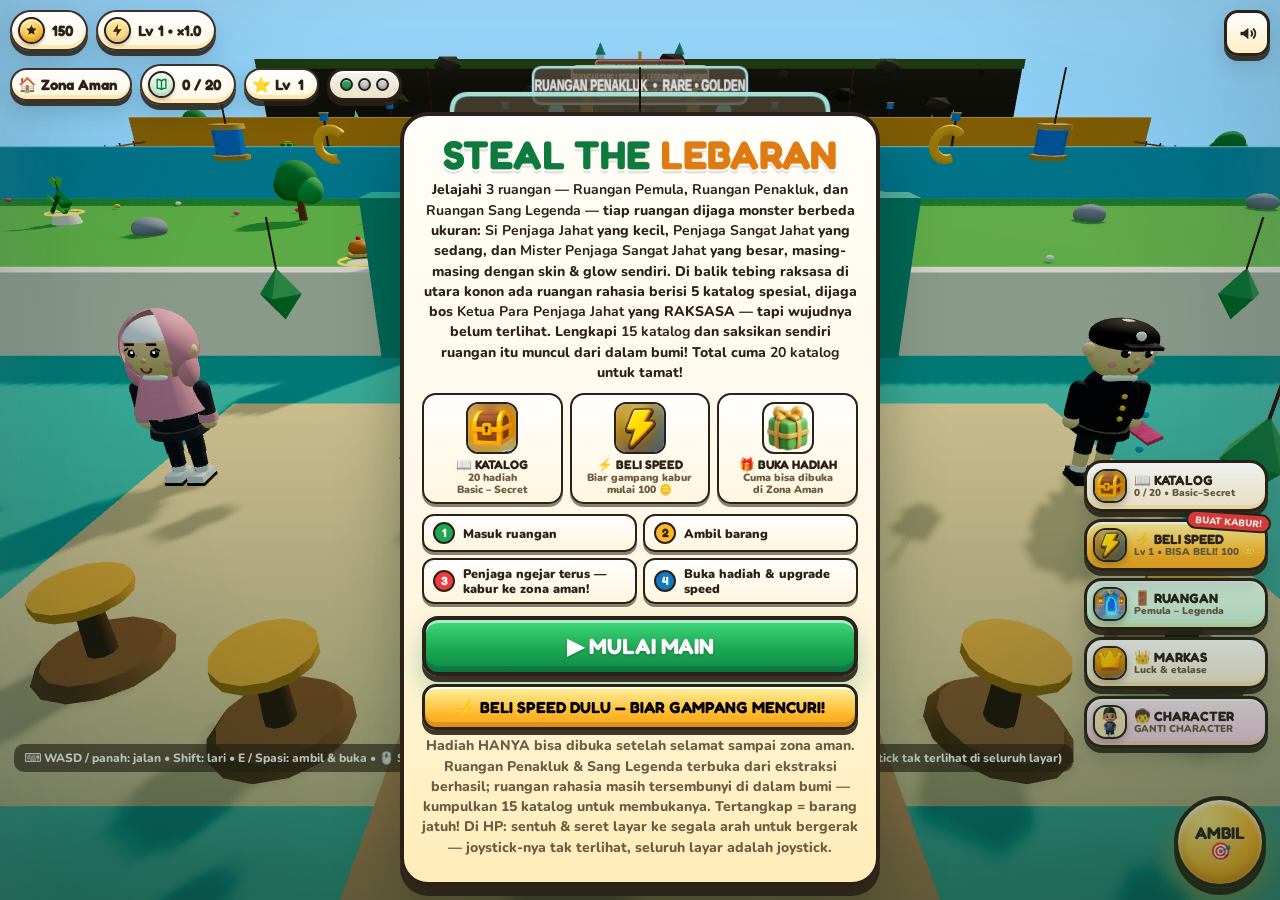
<file: steal-the-lebaran/index.html>
<!doctype html>
<html lang="id">
<head>
<meta charset="utf-8"/>
<meta name="viewport" content="width=device-width, initial-scale=1, maximum-scale=1, user-scalable=no, viewport-fit=cover"/>
<meta name="color-scheme" content="light"/>
<link rel="icon" href="data:,"/>
<title>Steal the Lebaran — Curi, Kabur, Buka Hadiah!</title>
<link rel="preconnect" href="https://fonts.googleapis.com">
<script>/* Fonts load via JS injection so a slow/blocked font CDN can never stall page parsing or first paint; font-display=swap in the URL handles the swap. */
(function(){var fl=document.createElement('link');fl.rel='stylesheet';fl.href='https://fonts.googleapis.com/css2?family=Fredoka:wght@500;600;700&family=Nunito:wght@700;800;900&display=swap';document.head.appendChild(fl);})();</script>
<link rel="stylesheet" href="css/style.css">
</head>
<body>
<div id="game" aria-label="Arena 3D Steal the Lebaran"></div>
<div id="vignette" aria-hidden="true"></div>
<div id="err" role="alert"></div>
<div id="flashFx" aria-hidden="true">⚡⚡⚡</div>

<div class="hud" id="topbar">
  <div class="pill"><span class="ic coin-ic"><svg viewBox="0 0 24 24" fill="none" aria-hidden="true"><path d="M12 3l2.5 5.3 5.5.7-4 4 1 5.7-5-2.8-5 2.8 1-5.7-4-4 5.5-.7L12 3z" fill="#2b2118"/></svg></span><span id="coins">0</span></div>
  <div class="pill"><span class="ic spd-ic"><svg viewBox="0 0 24 24" fill="none" aria-hidden="true"><path d="M13 2L4.5 14H11l-1 8 8.5-12H12l1-8z" fill="#2b2118"/></svg></span><span id="speedPill">Lv 1</span></div>
  <div class="spacer"></div>
  <button class="iconbtn" id="btnSound" aria-label="Suara nyala atau mati"><svg viewBox="0 0 24 24" fill="none" aria-hidden="true"><path d="M4 10v4h3.5L13 18.5v-13L7.5 10H4z" fill="currentColor"/><path class="snd-waves" d="M16.5 9.5a4 4 0 010 5M19 7a7.5 7.5 0 010 10" stroke="currentColor" stroke-width="2.2" stroke-linecap="round"/></svg></button>
</div>

<div class="hud" id="roombar">
  <div class="pill" id="roomPill">🏠 Zona Aman</div>
  <div class="pill"><span class="ic col-ic"><svg viewBox="0 0 24 24" fill="none" aria-hidden="true"><path d="M12 6c-1.7-1.5-4-2-7-2v14c3 0 5.3.5 7 2 1.7-1.5 4-2 7-2V4c-3 0-5.3.5-7 2zm0 0v14" stroke="#0f7a3d" stroke-width="2.2" stroke-linejoin="round"/></svg></span><span id="colProg">0 / 20</span></div>
  <div class="pill">⭐ Lv <span id="playerLv">1</span></div>
  <div id="roomDots" aria-hidden="true"></div>
</div>

<div class="hud" id="alert">
  <div id="chaseBanner"><span style="font-size:30px;line-height:1" aria-hidden="true">👹</span><span id="chaseText">SI PENJAGA JAHAT MENGEJARMU! Lari ke zona aman!</span></div>
  <div id="toast" role="status"></div>
</div>

<div id="secretAlert" role="alert"><div class="sa-in">⚠️ AWAS! ⚠️<br>ADA RUANGAN RAHASIA<br>YANG TERBUKA!<br><span>SIAP-SIAP!</span></div></div>

<div class="hud" id="speedAlert" role="alert">
  <div class="inner">
    <img class="hd-ic" src="assets/hd-speed.png" alt="Ikon petir kecepatan">
    <p><b>BELI SPEED biar gampang mencuri!</b><br>Penjaga makin cepat di ruangan jauh. Naikkan speed mulai 100 koin — tombolnya ada di sisi kanan 👉</p>
    <button id="btnSpeedAlert">⚡ BELI</button>
  </div>
  <button id="speedAlertClose" aria-label="Tutup pengingat speed">✕</button>
</div>

<div class="hud" id="carryBar"></div>
<div id="hint">⌨️ WASD / panah: jalan • Shift: lari • E / Spasi: ambil &amp; buka • 🖱️ Seret mouse: putar kamera • 📱 Sentuh &amp; seret layar ke segala arah: bergerak (joystick tak terlihat di seluruh layar)</div>

<div id="controls">
  <div id="actions">
    <button id="btnAction">MASUK<br>TAMAN!</button>
  </div>
</div>

<div id="dock" aria-label="Menu utama game">
  <button class="dockbtn" id="btnCatalog" aria-label="Buka katalog koleksi — hadiah Basic sampai Secret">
    <img class="hd-ic" src="assets/hd-chest.png" alt="">
    <span class="txt"><b>📖 KATALOG</b><small id="dockColSub">20 item • Basic–Secret</small></span>
  </button>
  <button class="dockbtn speed attention" id="btnSpeed" aria-label="Beli upgrade speed — biar gampang kabur saat mencuri">
    <span class="badge">BUAT KABUR!</span>
    <img class="hd-ic" src="assets/hd-speed.png" alt="">
    <span class="txt"><b>⚡ BELI SPEED</b><small id="dockSpeedSub">Lv 1 • mulai 100 🪙</small></span>
  </button>
  <button class="dockbtn hadiah" id="btnRooms" aria-label="Peta ruangan Pemula, Penakluk, Sang Legenda, dan ruangan rahasia">
    <img class="hd-ic" src="assets/hd-portal.png" alt="">
    <span class="txt"><b>🚪 RUANGAN</b><small>Pemula – Legenda</small></span>
  </button>
  <button class="dockbtn" id="btnUpg" aria-label="Buka upgrade markas">
    <img class="hd-ic" src="assets/hd-crown.png" alt="">
    <span class="txt"><b>👑 MARKAS</b><small>Luck &amp; etalase</small></span>
  </button>
  <button class="dockbtn outfit" id="btnOutfit" aria-label="Ganti character pemain">
    <img class="hd-ic" src="assets/hd-character.png" alt="">
    <span class="txt"><b>🧒 CHARACTER</b><small id="dockOutfitSub">GANTI CHARACTER</small></span>
  </button>
</div>

<div id="start">
  <div id="startCard">
    <h1>STEAL THE <span>LEBARAN</span></h1>
    <p>Jelajahi <b>3 ruangan</b> — <b>Ruangan Pemula</b>, <b>Ruangan Penakluk</b>, dan <b>Ruangan Sang Legenda</b> — tiap ruangan dijaga monster berbeda ukuran: <b>Si Penjaga Jahat</b> yang kecil, <b>Penjaga Sangat Jahat</b> yang sedang, dan <b>Mister Penjaga Sangat Jahat</b> yang besar, masing-masing dengan skin &amp; glow sendiri. Di balik tebing raksasa di utara konon ada ruangan rahasia berisi 5 katalog spesial, dijaga bos <b>Ketua Para Penjaga Jahat</b> yang RAKSASA — tapi wujudnya belum terlihat. Lengkapi <b>15 katalog</b> dan saksikan sendiri ruangan itu muncul dari dalam bumi! Total cuma <b>20 katalog</b> untuk tamat!</p>
    <div class="featRow">
      <div class="feat"><img src="assets/hd-chest.png" alt="Peti katalog koleksi"><b>📖 KATALOG</b><small>20 hadiah<br>Basic – Secret</small></div>
      <div class="feat"><img src="assets/hd-speed.png" alt="Petir beli speed"><b>⚡ BELI SPEED</b><small>Biar gampang kabur<br>mulai 100 🪙</small></div>
      <div class="feat"><img src="assets/hd-gift.png" alt="Kotak hadiah Lebaran"><b>🎁 BUKA HADIAH</b><small>Cuma bisa dibuka<br>di Zona Aman</small></div>
    </div>
    <div class="steps">
      <span class="step"><i>1</i>Masuk ruangan</span><span class="step"><i>2</i>Ambil barang</span><span class="step"><i>3</i>Penjaga ngejar terus — kabur ke zona aman!</span><span class="step"><i>4</i>Buka hadiah &amp; upgrade speed</span>
    </div>
    <button class="bigbtn" id="btnStart">▶ MULAI MAIN</button>
    <button id="btnStartSpeed">⚡ BELI SPEED DULU — BIAR GAMPANG MENCURI!</button>
    <p class="fineprint">Hadiah HANYA bisa dibuka setelah selamat sampai zona aman. Ruangan Penakluk &amp; Sang Legenda terbuka dari ekstraksi berhasil; ruangan rahasia masih tersembunyi di dalam bumi — kumpulkan 15 katalog untuk membukanya. Tertangkap = barang jatuh! Di HP: sentuh &amp; seret layar ke segala arah untuk bergerak — joystick-nya tak terlihat, seluruh layar adalah joystick.</p>
  </div>
</div>

<!-- OPENING MODAL -->
<div class="modal" id="openModal" role="dialog" aria-label="Buka hadiah">
  <div class="sheet" id="openSheet" style="max-width:440px">
    <header><h2>Buka Barang Curian</h2></header>
    <div class="body">
      <div id="openStage"><img class="asset-img" src="assets/hd-gift.png" alt="Kotak hadiah"></div>
      <div id="rarityBig"></div>
      <div id="rewardName">Siap dibuka…</div>
      <div id="rewardMeta">Goyang-goyang dulu biar seru!</div>
      <button class="bigbtn" id="btnOpen">BUKA SEKARANG!</button>
      <button class="bigbtn" id="btnCollect" style="display:none;background:var(--gold);color:var(--ink)">KOLEKSI! +<span id="coinGain">0</span> 🪙</button>
    </div>
  </div>
</div>

<!-- CATALOGUE MODAL -->
<div class="modal" id="catModal" role="dialog" aria-label="Katalog koleksi">
  <div class="sheet">
    <header><h2>📖 Katalog — Basic s/d Secret</h2><button class="xbtn" data-close="catModal" aria-label="Tutup">✕</button></header>
    <div class="body">
      <div style="display:flex;gap:6px;align-items:center;margin-bottom:10px;flex-wrap:wrap"><img class="hd-ic" src="assets/hd-ketupat.png" alt="Ketupat Basic"><img class="hd-ic" src="assets/hd-nastar.png" alt="Nastar"><img class="hd-ic" src="assets/hd-gift.png" alt="Kotak hadiah"><img class="hd-ic" src="assets/hd-lantern.png" alt="Lentera"><img class="hd-ic" src="assets/hd-crescent.png" alt="Bulan sabit Secret"><img class="hd-ic" src="assets/hd-baju.png" alt="Baju Lebaran"><img class="hd-ic" src="assets/hd-thr.png" alt="Amplop THR"><img class="hd-ic" src="assets/hd-mosque.png" alt="Masjid"><span style="font-weight:900;font-size:12.5px">20 hadiah: Basic • Rare • Legendary • Secret — lengkapi 15 katalog utama untuk membuka Ruangan Rahasia Mythic!</span></div>
      <div style="font-weight:900" id="catProgText">0 / 20 ditemukan</div>
      <div class="progbar"><i id="catProgBar"></i></div>
      <div class="tabs" id="catTabs"></div>
      <div class="grid" id="catGrid"></div>
    </div>
  </div>
</div>

<!-- DETAIL MODAL -->
<div class="modal" id="detailModal" role="dialog" aria-label="Detail koleksi">
  <div class="sheet" style="max-width:420px">
    <header><h2 id="detTitle">Detail</h2><button class="xbtn" data-close="detailModal" aria-label="Tutup">✕</button></header>
    <div class="body">
      <div class="detailEmo" id="detEmo"><span class="emo-big">❓</span></div>
      <div class="kv"><span>Rarity</span><span id="detRarity">—</span></div>
      <div class="kv"><span>Mutasi</span><span id="detMut">—</span></div>
      <div class="kv"><span>Status</span><span id="detStatus">—</span></div>
      <div class="kv"><span>Nilai</span><span id="detValue">—</span></div>
      <p id="detDesc" style="font-weight:800;line-height:1.5"></p>
    </div>
  </div>
</div>

<!-- ROOMS MODAL -->
<div class="modal" id="roomsModal" role="dialog" aria-label="Peta ruangan">
  <div class="sheet" style="max-width:480px">
    <header><h2>Peta Ruangan</h2><button class="xbtn" data-close="roomsModal" aria-label="Tutup">✕</button></header>
    <div class="body" id="roomsList"></div>
  </div>
</div>

<!-- SPEED SHOP MODAL -->
<div class="modal" id="speedModal" role="dialog" aria-label="Toko upgrade kecepatan">
  <div class="sheet" style="max-width:440px">
    <header><h2>⚡ Upgrade Kecepatan</h2><button class="xbtn" data-close="speedModal" aria-label="Tutup">✕</button></header>
    <div class="body" id="speedBody"></div>
  </div>
</div>

<!-- UPGRADE MODAL -->
<div class="modal" id="upgModal" role="dialog" aria-label="Upgrade markas">
  <div class="sheet" style="max-width:460px">
    <header><h2>Upgrade Markas</h2><button class="xbtn" data-close="upgModal" aria-label="Tutup">✕</button></header>
    <div class="body" id="upgList"></div>
  </div>
</div>

<script src="js/three.min.js"></script>
<script src="js/game.js"></script>
</body>
</html>
</file>
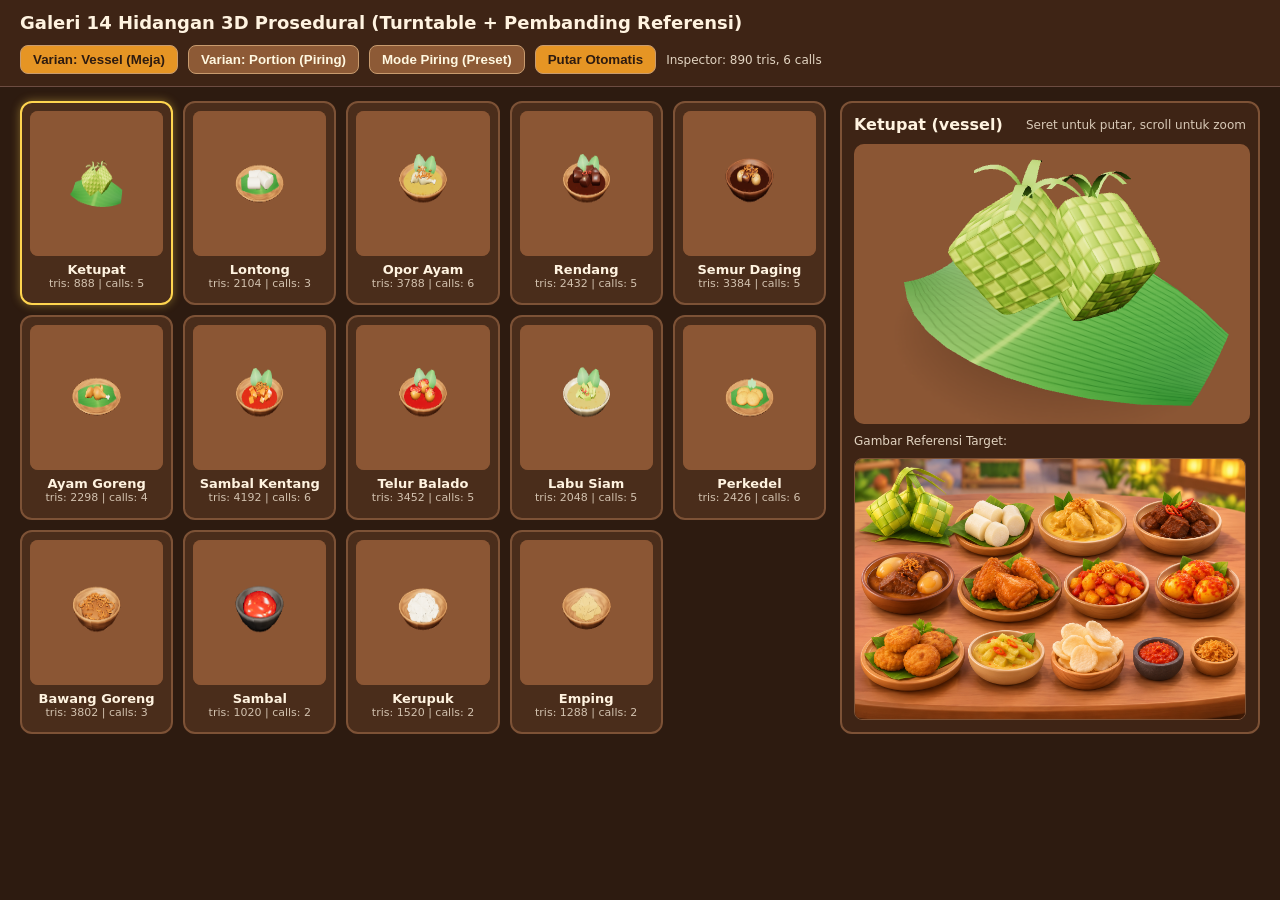
<file: ketupat-rush/test-foods.html>
<!DOCTYPE html>
<html lang="id">
<head>
  <meta charset="UTF-8" />
  <title>Galeri Turntable 14 Hidangan 3D — Ketupat Rush</title>
  <link rel="icon" href="data:," />
  <style>
    * { box-sizing: border-box; }
    body { margin: 0; background: #2D1B10; font-family: system-ui, sans-serif; color: #FFF3E0; }
    header {
      display: flex; flex-wrap: wrap; align-items: center; justify-content: space-between;
      gap: 12px; padding: 12px 20px; background: #3E2415; border-bottom: 1px solid #6D4C41;
    }
    header h2 { margin: 0; font-size: 18px; }
    .controls { display: flex; gap: 10px; align-items: center; flex-wrap: wrap; }
    button {
      background: #8D5A36; color: #FFF8E1; border: 1px solid #C89B6E; border-radius: 8px;
      padding: 6px 12px; font-weight: 600; cursor: pointer;
    }
    button.active { background: #E69524; color: #2D1B10; }
    .layout {
      display: grid; grid-template-columns: 1fr 420px; gap: 14px; padding: 14px 20px;
      max-width: 1700px; margin: 0 auto;
    }
    #grid {
      display: grid; grid-template-columns: repeat(5, 1fr); gap: 10px;
    }
    .card {
      background: #4A2D1B; border: 2px solid #7D5236; border-radius: 12px;
      display: flex; flex-direction: column; align-items: center; padding: 8px; cursor: pointer;
    }
    .card.selected { border-color: #FFD54F; box-shadow: 0 0 10px rgba(255,213,79,0.4); }
    .card canvas { width: 100%; height: 145px; display: block; border-radius: 8px; background: #7D4B2A; }
    .card .label { font-weight: 700; font-size: 13px; margin-top: 6px; text-align: center; }
    .card .meta { font-size: 11px; opacity: 0.75; }
    .inspector {
      background: #3E2415; border: 2px solid #7D5236; border-radius: 12px; padding: 12px;
      display: flex; flex-direction: column; gap: 10px; position: sticky; top: 14px; height: fit-content;
    }
    #turntable { width: 100%; height: 280px; border-radius: 10px; background: #5C351E; cursor: grab; }
    .ref-img { width: 100%; border-radius: 8px; border: 1px solid #7D5236; }
    @media (max-width: 1200px) {
      .layout { grid-template-columns: 1fr; }
      #grid { grid-template-columns: repeat(3, 1fr); }
    }
  </style>
</head>
<body>
  <header>
    <h2>Galeri 14 Hidangan 3D Prosedural (Turntable + Pembanding Referensi)</h2>
    <div class="controls">
      <button id="btn-vessel" class="active">Varian: Vessel (Meja)</button>
      <button id="btn-portion">Varian: Portion (Piring)</button>
      <button id="btn-plate-mode">Mode Piring (Preset)</button>
      <button id="btn-spin" class="active">Putar Otomatis</button>
      <span id="perf-stats" style="font-size:12px;opacity:0.85;"></span>
    </div>
  </header>

  <div id="plate-presets" style="display:none;gap:8px;padding:10px 20px;background:#351F12;border-bottom:1px solid #6D4C41;flex-wrap:wrap;">
    <button class="preset-btn active" data-preset="opor">Opor Saja</button>
    <button class="preset-btn" data-preset="ayam">Ayam Goreng Saja</button>
    <button class="preset-btn" data-preset="opor_ketupat">Opor + Ketupat</button>
    <button class="preset-btn" data-preset="combo5">Kombinasi 5 Item</button>
    <button class="preset-btn" data-preset="combo7">Kombinasi 7 Item</button>
  </div>

  <div class="layout">
    <div id="grid"></div>
    <aside class="inspector">
      <div style="display:flex;justify-content:space-between;align-items:center;">
        <strong id="insp-title">Ketupat</strong>
        <span id="insp-info" style="font-size:12px;opacity:0.8;">Seret untuk putar, scroll untuk zoom</span>
      </div>
      <canvas id="turntable" width="396" height="280"></canvas>
      <div style="font-size:12px;opacity:0.85;">Gambar Referensi Target:</div>
      <img class="ref-img" src="./referensi/Hidangan%20Nusantara%20di%20Meja%20Kayu.png" alt="Referensi Hidangan Nusantara" />
    </aside>
  </div>

  <script type="importmap">
  {
    "imports": {
      "three": "./js/lib/three.module.min.js"
    }
  }
  </script>
  <script type="module">
    import * as THREE from 'three';
    import { RoomEnvironment } from './js/lib/RoomEnvironment.js';
    import { INGREDIENTS, INGREDIENT_MAP } from './js/data.js';
    import { createFood3D, createPlate3D, composePlate } from './js/foods3d.js';

    const grid = document.getElementById('grid');
    const ttCanvas = document.getElementById('turntable');
    const renderer = new THREE.WebGLRenderer({ canvas: ttCanvas, antialias: true, alpha: true });
    renderer.setSize(396, 280);
    renderer.shadowMap.enabled = true;
    renderer.shadowMap.type = THREE.PCFSoftShadowMap;
    renderer.toneMapping = THREE.ACESFilmicToneMapping;
    renderer.toneMappingExposure = 1.05;
    renderer.outputColorSpace = THREE.SRGBColorSpace;

    const pmrem = new THREE.PMREMGenerator(renderer);
    const envTex = pmrem.fromScene(new RoomEnvironment(), 0.04).texture;

    // Shared offscreen renderer for grid thumbnails
    const gridRenderer = new THREE.WebGLRenderer({ antialias: true, alpha: false });
    gridRenderer.setSize(220, 165);
    gridRenderer.shadowMap.enabled = true;
    gridRenderer.shadowMap.type = THREE.PCFSoftShadowMap;
    gridRenderer.toneMapping = THREE.ACESFilmicToneMapping;
    gridRenderer.toneMappingExposure = 1.05;
    gridRenderer.outputColorSpace = THREE.SRGBColorSpace;
    const gridPmrem = new THREE.PMREMGenerator(gridRenderer);
    const gridEnvTex = gridPmrem.fromScene(new RoomEnvironment(), 0.04).texture;

    let currentVariant = 'vessel';
    let selectedId = 'ketupat';
    let autoSpin = true;
    let yaw = 0.4;
    let pitch = 0.55;
    let zoom = 0.92;

    function setupScene(env) {
      const sc = new THREE.Scene();
      sc.background = new THREE.Color('#8B5634');
      sc.environment = env;
      sc.environmentIntensity = 0.65;
      sc.add(new THREE.HemisphereLight(0xFFF3E0, 0x6D4C41, 0.85));
      const key = new THREE.DirectionalLight(0xFFE0B2, 1.55);
      key.position.set(2.5, 4.5, 3.0);
      key.castShadow = true;
      key.shadow.mapSize.set(512, 512);
      sc.add(key);
      const rim = new THREE.DirectionalLight(0xFFD599, 0.55);
      rim.position.set(-2.5, 2.5, -2.5);
      sc.add(rim);
      // No floor circle in grid offscreen — it caused brown arch artifact at card tops
      return sc;
    }

    // Auto-fit camera to bounding sphere of food object
    function autoFitCamera(cam, food, camFovDeg) {
      food.updateMatrixWorld(true);
      const box = new THREE.Box3().setFromObject(food);
      if (box.isEmpty()) return;
      const center = box.getCenter(new THREE.Vector3());
      const sphere = box.getBoundingSphere(new THREE.Sphere());
      const fovV = (camFovDeg * Math.PI) / 180;
      const fovH = 2 * Math.atan(Math.tan(fovV / 2) * cam.aspect);
      const minFov = Math.min(fovV, fovH);
      const dist = (sphere.radius / Math.sin(minFov / 2)) * 1.35;
      cam.position.set(center.x + dist * 0.18, center.y + dist * 0.52, center.z + dist * 0.86);
      cam.lookAt(center.x, center.y - sphere.radius * 0.1, center.z);
      cam.near = dist * 0.05;
      cam.far = dist * 8;
      cam.updateProjectionMatrix();
    }

    function renderGrid() {
      grid.innerHTML = '';
      const cam = new THREE.PerspectiveCamera(34, 220 / 165, 0.05, 20);

      for (const ing of INGREDIENTS) {
        const card = document.createElement('div');
        card.className = 'card' + (ing.id === selectedId ? ' selected' : '');
        card.onclick = () => {
          selectedId = ing.id;
          document.querySelectorAll('.card').forEach(c => c.classList.remove('selected'));
          card.classList.add('selected');
          loadTurntable(ing.id);
        };

        const c2d = document.createElement('canvas');
        c2d.width = 220; c2d.height = 165;
        const ctx = c2d.getContext('2d');

        const sc = setupScene(gridEnvTex);
        const w = currentVariant === 'vessel' ? 0.66 : 0.34;
        const food = createFood3D(ing.id, { variant: currentVariant, width: w, seed: 1, shadow: false });
        sc.add(food);
        autoFitCamera(cam, food, 34);
        gridRenderer.render(sc, cam);
        ctx.drawImage(gridRenderer.domElement, 0, 0);

        card.appendChild(c2d);
        const lbl = document.createElement('div');
        lbl.className = 'label';
        lbl.textContent = ing.name;
        const meta = document.createElement('div');
        meta.className = 'meta';
        meta.textContent = `tris: ${gridRenderer.info.render.triangles} | calls: ${gridRenderer.info.render.calls}`;
        card.appendChild(lbl);
        card.appendChild(meta);
        grid.appendChild(card);
      }
      window.__TEST_FOODS_READY__ = true;
    }

    const ttScene = setupScene(envTex);
    const ttCam = new THREE.PerspectiveCamera(35, 396 / 280, 0.1, 20);
    let currentFood = null;

    const PRESETS = {
      opor: ['opor_ayam'],
      ayam: ['ayam_goreng'],
      opor_ketupat: ['ketupat', 'opor_ayam'],
      combo5: ['ketupat', 'opor_ayam', 'telur_balado', 'kerupuk', 'sambal'],
      combo7: ['ketupat', 'rendang', 'sambal_goreng_kentang', 'sayur_labu_siam', 'bawang_goreng', 'sambal', 'kerupuk'],
    };

    function loadTurntable(id) {
      if (currentFood) ttScene.remove(currentFood);
      const w = currentVariant === 'vessel' ? 0.66 : 0.42;
      currentFood = createFood3D(id, { variant: currentVariant, width: w, seed: 1, shadow: true });
      ttScene.add(currentFood);
      const ing = INGREDIENTS.find(i => i.id === id);
      document.getElementById('insp-title').textContent = `${ing?.name || id} (${currentVariant})`;
    }

    function loadPlatePreset(key) {
      if (currentFood) ttScene.remove(currentFood);
      const plate = createPlate3D(0.56);
      const ids = PRESETS[key] || PRESETS.opor;
      const entries = ids.map(id => {
        const mesh = createFood3D(id, { variant: 'portion', width: 0.42, seed: 1, shadow: true });
        plate.add(mesh);
        return { id, category: INGREDIENT_MAP[id]?.category || 'main', mesh };
      });
      const layout = composePlate(entries, 0.56);
      for (const e of entries) {
        const t = layout.get(e.id);
        if (t) {
          e.mesh.position.set(t.x, t.y, t.z);
          e.mesh.rotation.y = t.rotY;
        }
      }
      currentFood = plate;
      ttScene.add(plate);
      document.getElementById('insp-title').textContent = `Piring: ${ids.join(' + ')}`;
    }

    // Turntable mouse/wheel controls
    let dragging = false, lx = 0, ly = 0;
    ttCanvas.addEventListener('pointerdown', (e) => { dragging = true; lx = e.clientX; ly = e.clientY; });
    window.addEventListener('pointerup', () => { dragging = false; });
    window.addEventListener('pointermove', (e) => {
      if (!dragging) return;
      yaw += (e.clientX - lx) * 0.012;
      pitch = Math.max(0.15, Math.min(1.35, pitch + (e.clientY - ly) * 0.01));
      lx = e.clientX; ly = e.clientY;
    });
    ttCanvas.addEventListener('wheel', (e) => {
      e.preventDefault();
      zoom = Math.max(0.45, Math.min(1.6, zoom + e.deltaY * 0.001));
    }, { passive: false });

    document.getElementById('btn-vessel').onclick = (e) => {
      currentVariant = 'vessel';
      document.getElementById('plate-presets').style.display = 'none';
      e.target.classList.add('active');
      document.getElementById('btn-portion').classList.remove('active');
      document.getElementById('btn-plate-mode').classList.remove('active');
      renderGrid(); loadTurntable(selectedId);
    };
    document.getElementById('btn-portion').onclick = (e) => {
      currentVariant = 'portion';
      document.getElementById('plate-presets').style.display = 'none';
      e.target.classList.add('active');
      document.getElementById('btn-vessel').classList.remove('active');
      document.getElementById('btn-plate-mode').classList.remove('active');
      renderGrid(); loadTurntable(selectedId);
    };
    document.getElementById('btn-plate-mode').onclick = (e) => {
      document.getElementById('plate-presets').style.display = 'flex';
      e.target.classList.add('active');
      document.getElementById('btn-vessel').classList.remove('active');
      document.getElementById('btn-portion').classList.remove('active');
      zoom = 1.28;
      loadPlatePreset('opor');
    };
    document.querySelectorAll('.preset-btn').forEach(btn => {
      btn.onclick = () => {
        document.querySelectorAll('.preset-btn').forEach(b => b.classList.remove('active'));
        btn.classList.add('active');
        loadPlatePreset(btn.dataset.preset);
      };
    });
    document.getElementById('btn-spin').onclick = (e) => {
      autoSpin = !autoSpin;
      e.target.classList.toggle('active', autoSpin);
    };

    function animate() {
      requestAnimationFrame(animate);
      if (autoSpin && !dragging) yaw += 0.008;
      ttCam.position.set(
        Math.sin(yaw) * Math.cos(pitch) * zoom,
        Math.sin(pitch) * zoom + 0.08,
        Math.cos(yaw) * Math.cos(pitch) * zoom
      );
      ttCam.lookAt(0, 0.08, 0);
      renderer.render(ttScene, ttCam);
      document.getElementById('perf-stats').textContent =
        `Inspector: ${renderer.info.render.triangles} tris, ${renderer.info.render.calls} calls`;
    }

    renderGrid();
    loadTurntable(selectedId);
    animate();
  </script>
</body>
</html>
</file>
<file: ketupat-rush/css/style.css>
/* ===================================================
   KETUPAT RUSH — Warm Lebaran Palette (PRD Compliant)
   Cream #FFF8E1 | Emerald #2E7D32 | Gold #F9A825 | Orange #EF6C00 | Brown #6D4C41
   =================================================== */

:root {
  --cream: #FFF8E1;
  --cream-dark: #F5E6C4;
  --green: #2E7D32;
  --green-light: #66BB6A;
  --green-dark: #1B5E20;
  --gold: #F9A825;
  --gold-light: #FFD54F;
  --orange: #EF6C00;
  --red: #C62828;
  --brown: #6D4C41;
  --brown-dark: #4E342E;
  --shadow: 0 4px 16px rgba(30, 20, 10, 0.25);
  --shadow-sm: 0 2px 8px rgba(30, 20, 10, 0.18);
  --radius: 18px;
  --radius-sm: 12px;
  --font-title: 'Baloo 2', cursive;
  --font-body: 'Nunito', sans-serif;
}

* {
  box-sizing: border-box;
  margin: 0;
  padding: 0;
}

html,
body {
  width: 100%;
  height: 100dvh;
  overflow: hidden;
  overscroll-behavior: none;
  background: var(--green-dark);
  font-family: var(--font-body);
  user-select: none;
  -webkit-user-select: none;
  touch-action: none;
}

.hidden {
  display: none !important;
}

/* ===== SCREENS ===== */
.screen {
  position: fixed;
  inset: 0;
  display: none;
  flex-direction: column;
  align-items: center;
  justify-content: center;
  overflow: hidden;
}

.screen.active {
  display: flex;
}

.screen.overlay {
  background: rgba(27, 46, 27, 0.68);
  z-index: 100;
  backdrop-filter: blur(4px);
}

/* ===== BUTTONS ===== */
.btn {
  display: inline-flex;
  align-items: center;
  justify-content: center;
  gap: 8px;
  font-family: var(--font-title);
  font-weight: 700;
  font-size: 1rem;
  text-decoration: none;
  border: 2px solid transparent;
  border-radius: 50px;
  cursor: pointer;
  padding: 10px 22px;
  min-height: 48px;
  transition: transform 0.1s, box-shadow 0.1s;
  touch-action: manipulation;
}

.btn:active {
  transform: scale(0.95);
}

.btn-primary {
  background: linear-gradient(135deg, var(--green-light), var(--green));
  color: #fff;
  box-shadow: 0 4px 0 var(--green-dark), var(--shadow-sm);
}

.btn-primary:active {
  box-shadow: 0 1px 0 var(--green-dark);
  transform: translateY(3px);
}

.btn-secondary {
  background: linear-gradient(135deg, var(--gold-light), var(--gold));
  color: var(--brown-dark);
  box-shadow: 0 4px 0 #B8820E, var(--shadow-sm);
}

.btn-outline {
  background: var(--brown);
  color: var(--cream);
  border-color: rgba(255, 248, 225, 0.3);
  box-shadow: 0 3px 0 var(--brown-dark), var(--shadow-sm);
}

.btn-xlarge {
  font-size: 1.3rem;
  padding: 14px 38px;
}

/* ===== LOADING ===== */
#screen-loading {
  background: linear-gradient(160deg, var(--green-dark) 0%, var(--green) 55%, #4E342E 100%);
}

.loading-bg {
  display: flex;
  flex-direction: column;
  align-items: center;
  gap: 22px;
  padding: 28px;
}

.ketupat-spin {
  animation: rotate3d 4s linear infinite;
  display: inline-block;
  filter: drop-shadow(0 6px 14px rgba(0, 0, 0, 0.35));
}

@keyframes rotate3d {
  0% {
    transform: rotateY(0deg) scale(1);
  }

  50% {
    transform: rotateY(180deg) scale(1.08);
  }

  100% {
    transform: rotateY(360deg) scale(1);
  }
}

.loading-logo {
  text-align: center;
}

.loading-logo h1 {
  font-family: var(--font-title);
  font-size: clamp(2.1rem, 8vw, 3.2rem);
  color: var(--gold-light);
  text-shadow: 0 3px 0 #B8820E;
  margin-top: 8px;
}

.tagline {
  color: var(--cream);
  font-size: 1rem;
  font-weight: 700;
}

.loading-bar-wrap {
  width: min(80vw, 320px);
  text-align: center;
}

.loading-bar {
  height: 14px;
  background: rgba(255, 248, 225, 0.2);
  border-radius: 10px;
  overflow: hidden;
  border: 2px solid rgba(255, 248, 225, 0.35);
}

.loading-fill {
  height: 100%;
  width: 0%;
  background: linear-gradient(90deg, var(--gold), var(--orange));
  transition: width 0.25s ease;
}

.loading-tip {
  color: var(--cream);
  font-size: 0.9rem;
  margin-top: 8px;
}

.btn-start-game {
  background: linear-gradient(135deg, var(--gold-light), var(--orange));
  color: #fff;
  border: none;
  border-radius: 50px;
  font-family: var(--font-title);
  font-weight: 800;
  font-size: 1.2rem;
  padding: 15px 38px;
  cursor: pointer;
  box-shadow: 0 4px 0 #B84B00, var(--shadow);
  animation: pulse-btn 1.5s ease-in-out infinite;
}

@keyframes pulse-btn {

  0%,
  100% {
    transform: scale(1);
  }

  50% {
    transform: scale(1.05);
  }
}

/* ===== MAIN MENU (Lebaran Tradisional Hangat) ===== */
#screen-menu {
  background:
    radial-gradient(ellipse at 50% 68%, rgba(245, 166, 35, 0.45) 0%, rgba(239, 108, 0, 0.18) 38%, transparent 70%),
    linear-gradient(175deg, #0E2F1B 0%, #1B4D2B 42%, #8F5219 78%, #D9822B 100%);
}

.menu-bg {
  width: 100%;
  height: 100%;
  position: relative;
  display: flex;
  align-items: center;
  justify-content: center;
  overflow: hidden;
}

.menu-pattern {
  position: absolute;
  inset: 0;
  pointer-events: none;
  opacity: 0.08;
  background-image: url("data:image/svg+xml,%3Csvg xmlns='http://www.w3.org/2000/svg' width='64' height='64' viewBox='0 0 64 64'%3E%3Cg fill='none' stroke='%23FFD54F' stroke-width='1.3'%3E%3Cpolygon points='32,6 58,32 32,58 6,32'/%3E%3Cpolygon points='32,16 48,32 32,48 16,32'/%3E%3Cpath d='M0 32h6M58 32h6M32 0v6M32 58v6'/%3E%3C/g%3E%3C/svg%3E");
  background-size: 64px 64px;
}

.menu-sky-decor {
  position: absolute;
  inset: 0;
  pointer-events: none;
  z-index: 1;
  contain: layout paint style;
}

.sky-moon {
  position: absolute;
  top: clamp(12px, 2.4vh, 28px);
  right: clamp(148px, 16vw, 240px);
  width: clamp(44px, 5vw, 66px);
  height: auto;
  filter: drop-shadow(0 0 14px rgba(255, 213, 79, 0.45));
}

.sky-star {
  position: absolute;
  width: 6px;
  height: 6px;
  border-radius: 50%;
  background: #FFF3B0;
  box-shadow: 0 0 8px #FFD54F;
  animation: twinkle 3.2s ease-in-out infinite;
}

.sky-star.s1 {
  top: 14%;
  left: 16%;
  animation-delay: 0s;
}

.sky-star.s2 {
  top: 22%;
  left: 28%;
  width: 4px;
  height: 4px;
  animation-delay: 0.7s;
}

.sky-star.s3 {
  top: 10%;
  left: 48%;
  width: 5px;
  height: 5px;
  animation-delay: 1.4s;
}

.sky-star.s4 {
  top: 20%;
  right: 24%;
  width: 4px;
  height: 4px;
  animation-delay: 2.1s;
}

.sky-star.s5 {
  top: 12%;
  right: 34%;
  animation-delay: 0.9s;
}

@keyframes twinkle {

  0%,
  100% {
    opacity: 0.35;
    transform: scale(0.85);
  }

  50% {
    opacity: 1;
    transform: scale(1.2);
  }
}

.menu-horizon {
  position: absolute;
  left: 0;
  right: 0;
  bottom: 62px;
  width: 100%;
  height: clamp(120px, 24vh, 230px);
  pointer-events: none;
  z-index: 1;
}

.menu-top-ornaments {
  position: absolute;
  top: 0;
  left: 0;
  right: 0;
  pointer-events: none;
  z-index: 2;
}

.bunting {
  position: absolute;
  top: 0;
  width: clamp(136px, 20vw, 240px);
  height: auto;
}

.bunting-left {
  left: 0;
}

.bunting-right {
  right: 0;
}

.lantern-wrap {
  position: absolute;
  top: 0;
  transform-origin: top center;
  animation: lantern-sway 4.2s ease-in-out infinite;
  will-change: transform;
}

/* Cahaya lentera: gradasi statis (bukan filter drop-shadow yang dihitung ulang tiap frame goyangan) */
.lantern-wrap::before {
  content: '';
  position: absolute;
  left: 50%;
  top: 38%;
  width: 230%;
  aspect-ratio: 1;
  transform: translate(-50%, -50%);
  background: radial-gradient(circle, rgba(255, 179, 0, 0.34) 0%, rgba(255, 179, 0, 0) 68%);
  pointer-events: none;
  z-index: -1;
}

.lantern-wrap svg {
  display: block;
  height: clamp(64px, 14vh, 116px);
  width: auto;
}

.lantern-left {
  left: clamp(78px, 7vw, 128px);
}

.lantern-right {
  right: clamp(78px, 7vw, 128px);
  animation-delay: -2.1s;
}

@keyframes lantern-sway {

  0%,
  100% {
    transform: rotate(-3.5deg);
  }

  50% {
    transform: rotate(3.5deg);
  }
}

.menu-particles {
  position: absolute;
  inset: 0;
  pointer-events: none;
  z-index: 2;
  contain: layout paint style;
}

.spark {
  position: absolute;
  width: 6px;
  height: 6px;
  border-radius: 50%;
  background: radial-gradient(circle, #FFF8E1 0%, #FFD54F 60%, transparent 100%);
  opacity: 0;
  animation: float-spark 6.5s ease-in-out infinite;
}

.spark.sp1 {
  left: 12%;
  bottom: 26%;
  animation-delay: 0s;
}

.spark.sp2 {
  left: 26%;
  bottom: 32%;
  animation-delay: 1.2s;
}

.spark.sp3 {
  left: 44%;
  bottom: 24%;
  animation-delay: 2.5s;
}

.spark.sp4 {
  right: 32%;
  bottom: 28%;
  animation-delay: 0.8s;
}

.spark.sp5 {
  right: 18%;
  bottom: 34%;
  animation-delay: 3.1s;
}

.spark.sp6 {
  right: 8%;
  bottom: 22%;
  animation-delay: 1.9s;
}

@keyframes float-spark {
  0% {
    opacity: 0;
    transform: translateY(0) scale(0.7);
  }

  25% {
    opacity: 0.75;
  }

  75% {
    opacity: 0.55;
  }

  100% {
    opacity: 0;
    transform: translateY(-75px) scale(1.1);
  }
}

.menu-table {
  position: absolute;
  left: 0;
  right: 0;
  bottom: 0;
  height: clamp(68px, 12vh, 108px);
  background:
    linear-gradient(180deg, #9C6B3B 0%, #7B4F28 18%, #5D3A1A 100%);
  border-top: 4px solid #C68B50;
  box-shadow: 0 -8px 24px rgba(15, 8, 3, 0.45);
  z-index: 2;
  pointer-events: none;
}

.menu-canvas {
  position: absolute;
  inset: 0;
  width: 100%;
  height: 100%;
  pointer-events: none;
  z-index: 3;
  contain: strict;
}

.menu-mute-btn {
  position: absolute;
  top: max(16px, env(safe-area-inset-top));
  right: max(16px, env(safe-area-inset-right));
  z-index: 6;
  width: 44px;
  height: 44px;
  border-radius: 50%;
  background: rgba(62, 39, 35, 0.82);
  color: var(--cream);
  border: 2px solid rgba(255, 213, 79, 0.55);
  display: flex;
  align-items: center;
  justify-content: center;
  cursor: pointer;
  box-shadow: var(--shadow-sm);
  transition: transform 0.15s ease, background 0.15s ease;
}

.menu-mute-btn:hover {
  transform: scale(1.06);
  background: rgba(78, 52, 46, 0.95);
}

.menu-mute-btn:active {
  transform: scale(0.94);
}

.menu-content {
  position: relative;
  z-index: 5;
  display: flex;
  flex-direction: column;
  align-items: center;
  gap: 18px;
  padding: 20px 20px clamp(92px, 18vh, 150px);
  max-width: 640px;
  width: 100%;
}

.menu-logo {
  text-align: center;
  animation: title-drop 0.65s cubic-bezier(0.22, 1.28, 0.36, 1) both;
}

@keyframes title-drop {
  0% {
    opacity: 0;
    transform: translateY(-24px) scale(0.94);
  }

  100% {
    opacity: 1;
    transform: translateY(0) scale(1);
  }
}

.menu-greeting {
  color: var(--gold-light);
  font-family: var(--font-title);
  font-weight: 700;
  font-size: 0.9rem;
  letter-spacing: 0.04em;
  text-shadow: 0 2px 6px rgba(0, 0, 0, 0.55);
  margin-bottom: 6px;
}

.menu-badge {
  display: inline-block;
  background: linear-gradient(135deg, var(--gold-light), var(--gold));
  color: #3E2723;
  font-family: var(--font-title);
  font-weight: 800;
  font-size: 0.84rem;
  padding: 4px 16px;
  border-radius: 50px;
  border: 2px solid #FFF8E1;
  box-shadow: 0 3px 10px rgba(0, 0, 0, 0.28);
  margin-bottom: 10px;
}

.title-lockup {
  display: flex;
  align-items: center;
  justify-content: center;
  gap: 10px;
}

.title-ketupat {
  flex-shrink: 0;
  filter: drop-shadow(0 4px 8px rgba(0, 0, 0, 0.4));
}

.game-title {
  font-family: var(--font-title);
  font-size: clamp(2.7rem, 8.5vw, 4.7rem);
  font-weight: 800;
  color: var(--cream);
  -webkit-text-stroke: 1.5px #4E342E;
  text-shadow:
    0 3px 0 #5D3A1A,
    0 6px 0 #3E2723,
    0 12px 24px rgba(0, 0, 0, 0.52);
  line-height: 1.02;
}

.game-sub {
  display: inline-block;
  color: var(--cream);
  background: rgba(20, 44, 26, 0.62);
  border: 1px solid rgba(255, 213, 79, 0.35);
  border-radius: 50px;
  padding: 5px 16px;
  font-size: clamp(0.9rem, 2.5vw, 1.05rem);
  font-weight: 700;
  margin-top: 10px;
  text-shadow: 0 1px 4px rgba(0, 0, 0, 0.45);
}

.menu-buttons {
  display: flex;
  flex-direction: column;
  gap: 12px;
  width: min(88vw, 340px);
  animation: fade-up 0.55s 0.16s cubic-bezier(0.22, 1, 0.36, 1) both;
}

.btn-play-hero {
  width: 100%;
  min-height: 58px;
  font-size: 1.45rem;
  letter-spacing: 0.03em;
  background: linear-gradient(180deg, #66BB6A 0%, #2E7D32 55%, #1B5E20 100%);
  border: 2.5px solid var(--gold-light);
  position: relative;
  box-shadow:
    0 5px 0 #124216,
    0 10px 24px rgba(255, 213, 79, 0.34);
}

/* Denyut tombol: hanya transform+opacity (jalur GPU). Dulu box-shadow dianimasikan => repaint tiap frame
   di atas canvas WebGL layar penuh, sehingga menu terasa patah-patah. */
.btn-play-hero::after {
  content: '';
  position: absolute;
  inset: -4px;
  border-radius: inherit;
  border: 2px solid rgba(255, 213, 79, 0.6);
  pointer-events: none;
  animation: hero-ring 2.4s ease-out infinite;
}

.btn-play-hero:hover {
  transform: translateY(-2px) scale(1.02);
  box-shadow:
    0 7px 0 #124216,
    0 14px 28px rgba(255, 213, 79, 0.42);
}

.btn-play-hero:active {
  transform: translateY(3px) scale(0.98);
  box-shadow: 0 2px 0 #124216;
}

@keyframes hero-ring {
  0% {
    opacity: 0.7;
    transform: scale(1);
  }

  70%,
  100% {
    opacity: 0;
    transform: scale(1.07, 1.3);
  }
}

.menu-buttons-secondary {
  display: grid;
  grid-template-columns: 1fr 1fr;
  gap: 10px;
}

.btn-compact {
  min-height: 44px;
  padding: 8px 12px;
  font-size: 0.92rem;
  background: rgba(78, 52, 46, 0.88);
  border-color: rgba(255, 213, 79, 0.38);
}

.btn-compact:hover {
  transform: translateY(-1px);
  background: rgba(93, 64, 55, 0.96);
}

.btn-back-link {
  min-height: 44px;
  padding: 8px 16px;
  font-size: 0.9rem;
  background: rgba(54, 34, 24, 0.72);
  border-color: rgba(255, 248, 225, 0.28);
  box-shadow: 0 2px 0 rgba(30, 16, 8, 0.7), var(--shadow-sm);
}

.btn-back-link:hover {
  transform: translateY(-1px);
  background: rgba(78, 52, 46, 0.9);
  border-color: rgba(255, 213, 79, 0.45);
}

.menu-stats {
  display: flex;
  gap: 10px;
  flex-wrap: wrap;
  justify-content: center;
  animation: fade-up 0.55s 0.28s cubic-bezier(0.22, 1, 0.36, 1) both;
}

@keyframes fade-up {
  0% {
    opacity: 0;
    transform: translateY(16px);
  }

  100% {
    opacity: 1;
    transform: translateY(0);
  }
}

.stat-pill {
  background: rgba(54, 34, 24, 0.86);
  color: var(--cream);
  border: 2px solid rgba(255, 213, 79, 0.5);
  border-radius: 50px;
  padding: 7px 15px;
  font-family: var(--font-title);
  font-weight: 700;
  font-size: 0.92rem;
  display: flex;
  gap: 6px;
  align-items: center;
  box-shadow: 0 3px 10px rgba(0, 0, 0, 0.28);
}

.menu-version {
  position: absolute;
  bottom: max(10px, env(safe-area-inset-bottom));
  right: 14px;
  z-index: 6;
  font-size: 0.74rem;
  font-weight: 700;
  color: rgba(255, 248, 225, 0.72);
  text-shadow: 0 1px 3px rgba(0, 0, 0, 0.5);
}

.howto-list {
  list-style: none;
  display: flex;
  flex-direction: column;
  gap: 10px;
  font-size: 0.94rem;
  line-height: 1.45;
  color: var(--brown-dark);
}

.howto-list li {
  background: rgba(255, 255, 255, 0.55);
  border: 1px solid rgba(109, 76, 65, 0.2);
  border-radius: 12px;
  padding: 9px 12px;
}

@media (max-width: 600px) {
  .bunting {
    width: clamp(110px, 30vw, 136px);
  }

  .lantern-wrap svg {
    height: clamp(54px, 11vh, 78px);
  }

  .lantern-left {
    left: clamp(74px, 19vw, 90px);
  }

  .lantern-right {
    right: clamp(74px, 19vw, 90px);
  }

  .sky-moon {
    width: 42px;
    right: auto;
    left: 50%;
    transform: translateX(34px);
    top: 10px;
  }

  .title-ketupat {
    width: 28px;
    height: 34px;
  }

  .menu-content {
    gap: 14px;
    padding-bottom: clamp(86px, 16vh, 130px);
  }
}

@media (max-height: 540px) and (orientation: landscape) {

  .menu-top-ornaments,
  .menu-greeting {
    display: none;
  }

  .menu-content {
    gap: 10px;
    padding: 12px 16px 84px;
  }

  .game-title {
    font-size: clamp(2rem, 6vw, 2.8rem);
  }

  .menu-table {
    height: 52px;
  }

  .menu-horizon {
    bottom: 48px;
    height: 95px;
  }
}

@media (prefers-reduced-motion: reduce) {

  .sky-star,
  .lantern-wrap,
  .spark,
  .menu-logo,
  .menu-buttons,
  .menu-stats,
  .btn-play-hero,
  .btn-play-hero::after {
    animation: none !important;
  }
}

/* ===== GAMEPLAY ===== */
#screen-game {
  background: #2C1A10;
  height: 100dvh;
  overscroll-behavior: none;
  touch-action: none;
}

#screen-game::after {
  content: '';
  position: absolute;
  inset: 0;
  pointer-events: none;
  z-index: 10;
  background: radial-gradient(ellipse at center, transparent 60%, rgba(28, 15, 8, 0.32) 100%);
}

#game-canvas {
  position: absolute;
  inset: 0;
  width: 100%;
  height: 100dvh;
  display: block;
  touch-action: none;
  overscroll-behavior: none;
}

/* ===== HUD TOP ===== */
.hud-top {
  position: absolute;
  top: 0;
  left: 0;
  right: 0;
  padding: max(8px, env(safe-area-inset-top)) 12px 8px;
  display: flex;
  align-items: center;
  gap: 8px;
  background: linear-gradient(180deg, rgba(62, 39, 35, 0.85) 0%, rgba(62, 39, 35, 0) 100%);
  z-index: 20;
  pointer-events: none;
}

.hud-top>* {
  pointer-events: auto;
}

.hud-money,
.hud-phase,
.hud-timer,
.hud-lives {
  background: rgba(255, 248, 225, 0.95);
  color: var(--brown-dark);
  border: 2px solid #D49B38;
  border-radius: 50px;
  padding: 5px 12px;
  font-family: var(--font-title);
  font-weight: 800;
  font-size: 0.92rem;
  display: flex;
  align-items: center;
  gap: 5px;
  box-shadow: 0 3px 10px rgba(32, 16, 6, 0.25);
  white-space: nowrap;
  flex: 0 0 auto;
  font-variant-numeric: tabular-nums;
}

/* Hanya chip uang yang boleh menyusut (dipotong …) bila angkanya sangat panjang */
.hud-money {
  flex: 0 1 auto;
  min-width: 0;
}

.hud-money>span {
  min-width: 0;
  overflow: hidden;
  text-overflow: ellipsis;
}

.hud-money>svg {
  flex: 0 0 auto;
}

.hud-timer {
  min-width: 3.4em;
  justify-content: center;
}

.heart-icon {
  flex: 0 0 auto;
}

.hud-phase {
  background: linear-gradient(135deg, #2E7D32, #1B5E20);
  color: var(--cream);
  border-color: var(--gold-light);
}

.hud-lives {
  margin-left: auto;
  padding: 5px 10px;
  gap: 3px;
}

.heart-icon.active {
  color: var(--red);
}

.heart-icon.lost {
  color: rgba(109, 76, 65, 0.25);
}

.hud-pause-btn {
  flex: 0 0 auto;
  /* jangan ikut menyusut -> tetap bulat */
  width: 44px;
  height: 44px;
  min-width: 44px;
  padding: 0;
  aspect-ratio: 1 / 1;
  border-radius: 50%;
  background: var(--brown);
  color: var(--cream);
  border: 2px solid var(--gold-light);
  cursor: pointer;
  display: flex;
  align-items: center;
  justify-content: center;
  box-shadow: var(--shadow-sm);
}

/* ===== COMBO BADGE ===== */
.combo-badge {
  position: absolute;
  top: 64px;
  right: 12px;
  background: linear-gradient(135deg, var(--orange), #D84315);
  color: #fff;
  border: 2px solid var(--gold-light);
  border-radius: 14px;
  padding: 6px 14px;
  font-family: var(--font-title);
  font-weight: 800;
  font-size: 1rem;
  display: flex;
  gap: 6px;
  align-items: center;
  z-index: 20;
  box-shadow: var(--shadow);
}

.combo-decay {
  position: absolute;
  bottom: 0;
  left: 0;
  height: 4px;
  background: var(--gold-light);
  border-radius: 0 0 12px 12px;
  width: 100%;
}

/* ===== FLOATING 3D-PROJECTED CONTAINER LABELS ===== */
.container-labels-layer {
  position: absolute;
  inset: 0;
  pointer-events: none;
  z-index: 12;
  transition: opacity 0.12s ease;
}

.container-labels-layer.dragging {
  opacity: 0;
}

.container-label {
  position: absolute;
  left: 0;
  top: 0;
  will-change: transform;
  transform: translate(-50%, -2px);
  width: max-content;
  max-width: 118px;
  text-align: center;
  justify-content: center;
  background: rgba(255, 248, 225, 0.94);
  color: #3E2723;
  border: 1.5px solid #8D5A36;
  border-radius: 10px;
  padding: 2px 8px;
  font-family: var(--font-title);
  font-weight: 800;
  font-size: 0.72rem;
  line-height: 1.1;
  white-space: normal;
  display: inline-flex;
  align-items: center;
  gap: 4px;
  box-shadow: 0 2px 6px rgba(28, 14, 6, 0.32);
  pointer-events: none;
}

.container-label .cl-price {
  color: var(--green-dark);
  font-weight: 800;
}


.unlock-strip {
  position: absolute;
  top: calc(max(8px, env(safe-area-inset-top)) + 44px);
  right: 10px;
  background: rgba(62, 39, 35, 0.84);
  color: var(--cream);
  border: 1.5px solid rgba(255, 213, 79, 0.45);
  border-radius: 50px;
  padding: 3px 10px;
  font-family: var(--font-title);
  font-weight: 700;
  font-size: 0.7rem;
  display: inline-flex;
  align-items: center;
  gap: 5px;
  pointer-events: none;
  z-index: 14;
  box-shadow: var(--shadow-sm);
}

/* ===== ORDER RAIL (fixed horizontal row below HUD, zero overlap) ===== */
.customer-bubbles-layer {
  position: absolute;
  top: calc(max(8px, env(safe-area-inset-top)) + 50px);
  left: 8px;
  right: 8px;
  display: flex;
  flex-direction: row;
  align-items: flex-start;
  justify-content: center;
  gap: 6px;
  pointer-events: none;
  z-index: 15;
}

.order-bubble {
  position: relative;
  flex: 1 1 0;
  min-width: 0;
  max-width: 170px;
  background: var(--cream);
  border: 2.5px solid var(--brown);
  border-radius: 12px;
  padding: 5px 6px;
  box-shadow: var(--shadow);
  pointer-events: auto;
  cursor: pointer;
  transition: border-color 0.15s, transform 0.12s;
  transform-origin: top center;
}

.order-bubble::after {
  content: '';
  position: absolute;
  bottom: -10px;
  left: 50%;
  transform: translateX(-50%);
  border: 5px solid transparent;
  border-top-color: var(--brown);
}

.order-bubble.selected {
  border-color: var(--orange);
  box-shadow: 0 0 0 2.5px var(--gold-light), var(--shadow);
  transform: translateY(2px) scaleY(1.06);
  z-index: 2;
}

.order-bubble.drag-hover {
  border-color: var(--gold);
  transform: translateY(3px) scaleY(1.09);
  z-index: 3;
}

.bubble-match-badge {
  position: absolute;
  top: -8px;
  right: -6px;
  width: 22px;
  height: 22px;
  border-radius: 50%;
  display: flex;
  align-items: center;
  justify-content: center;
  color: #fff;
  border: 2px solid #fff;
  box-shadow: var(--shadow-sm);
}

.bubble-match-badge.match {
  background: var(--green);
}

.bubble-match-badge.mismatch {
  background: var(--red);
}

.bubble-tag {
  font-size: 0.62rem;
  font-weight: 800;
  color: var(--brown);
  text-align: center;
  text-transform: uppercase;
  letter-spacing: 0.4px;
  margin-bottom: 3px;
  white-space: normal;
  line-height: 1.1;
}

.bubble-items {
  display: flex;
  flex-wrap: wrap;
  gap: 3px;
  justify-content: center;
}

.bubble-food {
  width: 44px;
  height: auto;
  padding: 2px;
  background: var(--cream-dark);
  border-radius: 8px;
  border: 1.5px solid rgba(109, 76, 65, 0.25);
  position: relative;
  display: flex;
  flex-direction: column;
  align-items: center;
  justify-content: center;
}

.bubble-food img {
  width: 30px;
  height: 30px;
  object-fit: contain;
  pointer-events: none;
  display: block;
}

.bf-name {
  font-size: 0.54rem;
  font-weight: 800;
  color: var(--brown-dark);
  line-height: 1.05;
  text-align: center;
  width: 100%;
  min-height: 2.1em;
  /* selalu 2 baris agar tinggi kartu konsisten */
  display: flex;
  align-items: flex-start;
  justify-content: center;
  overflow: visible;
  white-space: normal;
  overflow-wrap: anywhere;
  hyphens: manual;
}

/* Compact mode when card width < 96px */
.order-bubble.compact {
  padding: 4px 3px;
  border-width: 2px;
  border-radius: 10px;
}

.order-bubble.compact .bubble-tag {
  display: none;
}

.order-bubble.compact .bf-name {
  display: none;
}

.order-bubble.compact .bubble-items {
  gap: 2px;
}

.order-bubble.compact .bubble-food {
  width: 28px;
  padding: 1px;
  border-radius: 6px;
}

.order-bubble.compact .bubble-food img {
  width: 24px;
  height: 24px;
}

.order-bubble.compact .patience-bar-wrap {
  margin-top: 3px;
  height: 5px;
}

.bubble-food.checked {
  border-color: var(--green);
  background: #C8E6C9;
}

.bubble-food.checked::after {
  content: '';
  position: absolute;
  top: -3px;
  right: -3px;
  width: 10px;
  height: 10px;
  border-radius: 50%;
  background: var(--green);
  border: 1.5px solid #fff;
}

.bubble-food.missing-hint {
  border-color: var(--red);
  background: #FFCDD2;
}

.patience-bar-wrap {
  width: 100%;
  height: 6px;
  margin-top: 5px;
  background: rgba(109, 76, 65, 0.2);
  border-radius: 6px;
  overflow: hidden;
}

.patience-bar {
  width: 100%;
  height: 100%;
  background: var(--green-light);
  transform-origin: left center;
  will-change: transform;
  transition: transform 0.1s linear, background 0.25s;
}

.patience-bar.mid {
  background: var(--gold);
}

.patience-bar.low {
  background: var(--red);
}

/* ===== TONG SAMPAH ===== */
.trash-zone {
  position: absolute;
  right: 8px;
  bottom: max(10px, env(safe-area-inset-bottom));
  width: 54px;
  height: 62px;
  display: flex;
  flex-direction: column;
  align-items: center;
  justify-content: center;
  gap: 1px;
  background: rgba(62, 35, 20, 0.94);
  color: var(--cream);
  border: 2px solid rgba(212, 155, 56, 0.55);
  border-radius: 16px;
  box-shadow: 0 4px 14px rgba(20, 10, 4, 0.4);
  font-family: var(--font-title);
  font-weight: 800;
  font-size: 0.62rem;
  z-index: 21;
  pointer-events: none;
  transition: transform 0.15s, background 0.15s, border-color 0.15s, color 0.15s;
}

.trash-zone.armed {
  border-color: var(--gold);
  animation: trash-pulse 0.9s ease-in-out infinite;
}

.trash-zone.over {
  animation: none;
  transform: scale(1.22);
  background: var(--red);
  border-color: #FFCDD2;
  color: #fff;
}

@keyframes trash-pulse {

  0%,
  100% {
    transform: scale(1);
  }

  50% {
    transform: scale(1.1);
  }
}

.drag-hint {
  position: absolute;
  bottom: 68px;
  left: 50%;
  transform: translateX(-50%);
  background: rgba(78, 52, 46, 0.82);
  color: var(--cream);
  font-size: 0.78rem;
  font-weight: 700;
  padding: 5px 14px;
  border-radius: 50px;
  z-index: 18;
  pointer-events: none;
  white-space: nowrap;
  max-width: 92vw;
  overflow: hidden;
  text-overflow: ellipsis;
}

/* ===== TOASTS & FLYING MONEY ===== */
.toast-container {
  position: absolute;
  top: 68px;
  left: 50%;
  transform: translateX(-50%);
  display: flex;
  flex-direction: column;
  align-items: center;
  gap: 6px;
  pointer-events: none;
  z-index: 50;
}

.toast {
  background: var(--brown-dark);
  color: var(--cream);
  border: 2px solid var(--gold-light);
  border-radius: 50px;
  padding: 7px 18px;
  font-family: var(--font-title);
  font-weight: 700;
  font-size: 0.95rem;
  animation: toast-anim 1.4s ease forwards;
}

.toast.success {
  background: var(--green);
  border-color: var(--gold-light);
}

.toast.error {
  background: var(--red);
  border-color: #FFCDD2;
}

.toast.info {
  background: var(--orange);
  border-color: var(--cream);
}

@keyframes toast-anim {
  0% {
    opacity: 0;
    transform: translateY(8px) scale(0.9);
  }

  18% {
    opacity: 1;
    transform: translateY(0) scale(1);
  }

  75% {
    opacity: 1;
  }

  100% {
    opacity: 0;
    transform: translateY(-16px);
  }
}

.money-fly {
  position: absolute;
  font-family: var(--font-title);
  font-weight: 800;
  font-size: 1.15rem;
  color: var(--gold-light);
  text-shadow: 0 2px 4px rgba(0, 0, 0, 0.65);
  pointer-events: none;
  z-index: 60;
  animation: money-fly-anim 1.2s ease forwards;
}

@keyframes money-fly-anim {
  0% {
    opacity: 1;
    transform: translateY(0) scale(1);
  }

  100% {
    opacity: 0;
    transform: translateY(-56px) scale(1.25);
  }
}

/* ===== MODALS ===== */
.modal-box {
  background: var(--cream);
  color: var(--brown-dark);
  border: 4px solid var(--gold);
  border-radius: var(--radius);
  padding: 26px 22px;
  width: min(90vw, 410px);
  display: flex;
  flex-direction: column;
  gap: 14px;
  box-shadow: 0 20px 50px rgba(0, 0, 0, 0.45);
}

.modal-box h2 {
  font-family: var(--font-title);
  font-size: 1.6rem;
  color: var(--green-dark);
  text-align: center;
}

.modal-buttons {
  display: flex;
  flex-direction: column;
  gap: 10px;
  margin-top: 4px;
}

.modal-buttons .btn {
  width: 100%;
}

.settings-row {
  display: flex;
  align-items: center;
  gap: 10px;
  font-weight: 700;
  font-size: 0.95rem;
}

.settings-row label {
  flex: 1;
}

.settings-row input[type="range"] {
  flex: 1.6;
  accent-color: var(--green);
}

.settings-row input[type="checkbox"] {
  width: 20px;
  height: 20px;
  accent-color: var(--green);
}

.btn-mute {
  background: var(--brown);
  color: var(--cream);
  border: none;
  border-radius: 50px;
  padding: 6px 12px;
  font-weight: 700;
  cursor: pointer;
}

.result-stats {
  display: flex;
  flex-direction: column;
  gap: 6px;
}

.result-row {
  display: flex;
  justify-content: space-between;
  font-size: 0.95rem;
  font-weight: 700;
  padding: 6px 0;
  border-bottom: 1px solid rgba(109, 76, 65, 0.18);
}

.result-row:last-child {
  border-bottom: none;
}

.gameover-box p {
  text-align: center;
  font-weight: 700;
  color: var(--brown);
}

.rotate-hint {
  position: absolute;
  bottom: 72px;
  left: 50%;
  transform: translateX(-50%);
  background: var(--brown-dark);
  color: var(--cream);
  border: 2px solid var(--gold);
  border-radius: 50px;
  padding: 8px 18px;
  font-size: 0.85rem;
  font-weight: 700;
  z-index: 200;
}

@keyframes error-shake {

  0%,
  100% {
    transform: translateX(0);
  }

  25% {
    transform: translateX(-6px);
  }

  75% {
    transform: translateX(6px);
  }
}

.error-shake {
  animation: error-shake 0.35s ease !important;
}

/* ===== MOBILE PORTRAIT TUNING ===== */
@media (max-width: 600px) {
  .hud-top {
    gap: 4px;
    padding: max(6px, env(safe-area-inset-top)) 8px 6px;
  }

  .hud-money,
  .hud-phase,
  .hud-timer,
  .hud-lives {
    font-size: 0.78rem;
    padding: 4px 8px;
    border-width: 1.5px;
    gap: 4px;
  }

  .hud-lives {
    padding: 4px 7px;
    gap: 2px;
  }

  .heart-icon {
    width: 15px;
    height: 15px;
  }

  .hud-pause-btn {
    width: 38px;
    height: 38px;
    min-width: 38px;
  }

  .hud-pause-btn svg {
    width: 16px;
    height: 16px;
  }

  .combo-badge {
    top: calc(max(6px, env(safe-area-inset-top)) + 46px);
    right: 8px;
    padding: 4px 10px;
    font-size: 0.85rem;
  }

  .container-label {
    font-size: 0.6rem;
    padding: 1px 4px;
    border-width: 1px;
    border-radius: 8px;
    max-width: 64px;
    letter-spacing: -0.1px;
    background: rgba(255, 248, 225, 0.9);
  }

  .container-label .cl-price {
    display: none;
  }

  .unlock-strip {
    top: auto;
    bottom: calc(max(8px, env(safe-area-inset-bottom)) + 74px);
    left: 50%;
    right: auto;
    transform: translateX(-50%);
    font-size: 0.65rem;
    white-space: nowrap;
  }

  .drag-hint {
    display: none;
  }

  /* Alas gelap di belakang tombol bawah: menyatukan area di bawah meja & memastikan tombol terbaca */
  #screen-game::before {
    content: '';
    position: absolute;
    left: 0;
    right: 0;
    bottom: 0;
    height: calc(max(8px, env(safe-area-inset-bottom)) + 132px);
    background: linear-gradient(to top, rgba(54, 30, 16, 0.97) 0%, rgba(54, 30, 16, 0.94) 50%, rgba(54, 30, 16, 0.55) 78%, rgba(54, 30, 16, 0) 100%);
    pointer-events: none;
    z-index: 11;
  }

}

/* ===== HUD: layar sangat sempit (<= 400px) ===== */
@media (max-width: 400px) {
  .hud-top {
    gap: 3px;
    padding-left: 6px;
    padding-right: 6px;
  }

  .hud-money,
  .hud-phase,
  .hud-timer,
  .hud-lives {
    font-size: 0.7rem;
    padding: 3px 6px;
  }

  .hud-money>svg {
    display: none;
    /* ikon koin disembunyikan, "Rp" sudah jelas */
  }

  .hud-lives {
    padding: 3px 5px;
    gap: 1px;
  }

  .heart-icon {
    width: 13px;
    height: 13px;
  }

  .hud-pause-btn {
    width: 34px;
    height: 34px;
    min-width: 34px;
  }
}

/* ===== HUD: layar ekstra sempit (<= 340px) ===== */
@media (max-width: 340px) {
  .hud-phase {
    font-size: 0.64rem;
    padding: 3px 5px;
  }

  .hud-timer {
    min-width: 0;
  }
}
</file>
<file: koper-mudik/css/style.css>
:root{
  --mint:#bfe8d2; --mint-deep:#9adbb9; --mint-soft:#dff6e9;
  --cream:#fff7e6; --cream-deep:#ffedbe;
  --brown:#6b4226; --brown-dark:#4a2c14; --ink:#43302a;
  --gold:#f5a623; --gold-soft:#ffd66e; --gold-d:#d98a06;
  --peach:#ffb38a; --pink:#ffb7c9;
  --green:#58b368; --green-dark:#3d8b4f;
  --card:#fffdf6;
  --board-w:304px;
  --shadow:0 6px 0 rgba(107,66,38,.18);
  color-scheme: light;
}
*{box-sizing:border-box;-webkit-tap-highlight-color:transparent}
html,body{margin:0;padding:0;overflow-x:hidden;width:100%}
body{font-family:'Nunito',system-ui,sans-serif;color:var(--ink);min-height:100vh;overflow-x:hidden;
  background:radial-gradient(circle at 12% 8%, rgba(255,255,255,.55) 0 90px, transparent 91px),
  radial-gradient(circle at 88% 14%, rgba(255,255,255,.4) 0 70px, transparent 71px),
  linear-gradient(180deg,#cdeeda 0%, var(--mint) 55%, var(--mint-deep) 100%);}
button{font-family:inherit;cursor:pointer}
h1,h2,h3{font-family:'Fredoka','Nunito',sans-serif}

/* ---------- decorative sky ornaments ---------- */
.sky{position:fixed;inset:0;pointer-events:none;z-index:0;overflow:hidden}
.sky svg{position:absolute}
.sky .moon{top:18px;right:4vw;width:60px;opacity:.9;animation:bob 5s ease-in-out infinite}
.sky .lant1{top:0;left:6vw;width:42px;animation:sway 4.5s ease-in-out infinite;transform-origin:top center}
.sky .lant2{top:0;right:15vw;width:34px;animation:sway 5.2s ease-in-out infinite .8s;transform-origin:top center}
.sky .ket1{bottom:120px;left:2.5vw;width:38px;opacity:.85;animation:bob 6s ease-in-out infinite .5s}
.sky .ket2{bottom:200px;right:2.5vw;width:32px;opacity:.8;animation:bob 7s ease-in-out infinite 1.2s}
.star{position:absolute;color:#e8a317;text-shadow:0 1px 0 rgba(255,255,255,.7);animation:twinkle 2.6s ease-in-out infinite}
@keyframes bob{0%,100%{transform:translateY(0)}50%{transform:translateY(-9px)}}
@keyframes sway{0%,100%{transform:rotate(4deg)}50%{transform:rotate(-4deg)}}
@keyframes twinkle{0%,100%{opacity:.3;transform:scale(.85)}50%{opacity:1;transform:scale(1.12)}}
@media (max-width:760px){
  .sky .lant1{left:auto;right:2vw;width:28px}
  .sky .lant2,.sky .ket1{display:none}
  .sky .moon{width:38px;top:auto;bottom:130px;right:2vw}
  .sky .ket2{width:26px;bottom:230px}
}
.wrap{width:386px;max-width:100%;margin:0 auto;padding:14px 12px 30px;position:relative;z-index:2;box-sizing:border-box}

/* ---------- header ---------- */
header{text-align:center;margin:2px 0 12px}
header h1{font-family:'Fredoka',sans-serif;font-weight:700;margin:0;font-size:clamp(28px,7vw,40px);letter-spacing:.5px;color:var(--brown-dark);text-shadow:0 2px 0 #fff,0 5px 0 rgba(107,66,38,.15)}
header h1 .accent{color:#e07b1f}
header p{margin:3px 0 0;font-weight:800;color:#5d7a68;font-size:clamp(12px,3vw,14.5px)}

/* ---------- HUD ---------- */
.hud{display:flex;gap:8px;align-items:stretch;margin:0 auto 10px;width:100%;box-sizing:border-box}
.chip{background:var(--card);border:3px solid var(--brown);border-radius:18px;box-shadow:var(--shadow);padding:6px 14px 6px 7px;display:flex;align-items:center;gap:8px;font-weight:900;font-size:17px;flex:1;justify-content:center}
.chip .ic{width:32px;height:32px;border-radius:50%;display:grid;place-items:center;flex:none}
.chip small{display:block;font-family:'Fredoka',sans-serif;font-size:10px;font-weight:600;letter-spacing:1.2px;text-transform:uppercase;color:#a0714a;line-height:1}
.chip .val{font-family:'Fredoka',sans-serif;font-weight:700;font-size:20px;color:var(--brown-dark);line-height:1.15}
.coin-ic{background:radial-gradient(circle at 35% 30%,#ffe98a,#f5b921 65%,#d99a06);border:2px solid #d98a06;font-size:15px}
.score-ic{background:radial-gradient(circle at 35% 30%,#ffe9d6,#ffb38a 65%,#f08c4a);border:2px solid #e07b1f;font-size:14px}
.icon-btns{display:flex;gap:8px}
.icon-btn{width:48px;border:3px solid var(--brown);border-radius:16px;background:var(--card);box-shadow:0 4px 0 rgba(107,66,38,.2);font-size:19px;display:grid;place-items:center;padding:0;color:var(--brown-dark);transition:transform .08s ease,box-shadow .08s ease}
.icon-btn:active{transform:translateY(3px);box-shadow:0 1px 0 rgba(107,66,38,.2)}
.hint{color:#5d7a68;text-align:center;font-weight:800;font-size:13px;margin:2px 4px 12px;line-height:1.5}
.hint b{color:#e07b1f}

/* ---------- Board ---------- */
.board-shell{width:358px;max-width:100%;margin:0 auto;box-sizing:border-box;overflow:hidden;background:linear-gradient(180deg,#a4713d,#8a5a2b);border-radius:26px;padding:10px;box-shadow:0 10px 0 rgba(74,44,20,.25),0 22px 34px rgba(74,44,20,.18);display:flex;flex-direction:column;align-items:center}
.board-frame{width:338px;max-width:100%;box-sizing:border-box;overflow:hidden;background:radial-gradient(circle at 20% 12%, rgba(255,255,255,.5) 0 46px, transparent 47px),linear-gradient(180deg,#fffaf0 0%, var(--cream) 60%, var(--cream-deep) 100%);border:3px solid var(--brown-dark);border-radius:18px;padding:14px;display:flex;flex-direction:column;align-items:center;justify-content:center}
.board-top{width:100%;box-sizing:border-box;display:flex;justify-content:space-between;align-items:center;margin:0 0 8px;padding:0 4px}
.board-top h2{margin:0;font-family:'Fredoka',sans-serif;font-weight:600;font-size:19px;color:#fff7e6;text-shadow:0 2px 0 rgba(74,44,20,.35)}
.slots-label{font-family:'Fredoka',sans-serif;font-size:12.5px;font-weight:600;color:var(--green-dark);background:#e8f7ee;border:2.5px solid var(--brown);border-radius:999px;padding:4px 12px}
#board{display:grid;grid-template-columns:repeat(3,minmax(0,1fr));gap:9px;position:relative;touch-action:none;width:var(--board-w);max-width:100%;margin:0 auto;box-sizing:border-box;justify-content:center;align-content:center;overflow:hidden}
.cell{aspect-ratio:1/1.02;background:#fdf3d8;border:2.5px dashed #d9c9a8;border-radius:18px;position:relative;display:flex;align-items:center;justify-content:center;user-select:none;padding:7px;box-sizing:border-box;min-width:0;max-width:100%;overflow:hidden}
.cell.filled{background:linear-gradient(180deg,#ffffff,#fff7e6);border:2.5px solid #e8d9ae;box-shadow:0 3px 0 rgba(107,66,38,.18)}
.cell.drop-ok{outline:4px solid var(--green);outline-offset:-2px;background:var(--mint-soft)}
.cell.drop-bad{outline:4px solid #ef7d7d;outline-offset:-2px}
.cell.final{border-color:var(--gold);background:linear-gradient(180deg,#fffbe8,#ffe9a8);box-shadow:0 0 0 2px var(--gold-soft),0 4px 0 rgba(185,106,4,.35);animation:finalGlow 1.8s ease-in-out infinite;cursor:pointer}
@keyframes finalGlow{0%,100%{box-shadow:0 0 0 2px var(--gold-soft),0 4px 0 rgba(185,106,4,.35)}50%{box-shadow:0 0 15px 5px var(--gold-soft),0 4px 0 rgba(185,106,4,.35)}}
.item-art{width:100%;height:100%;max-width:100%;max-height:100%;pointer-events:none;filter:drop-shadow(0 3px 3px rgba(74,44,20,.18));box-sizing:border-box;overflow:hidden}
.item-art svg{width:100%;height:100%;display:block}
.tap-dots{position:absolute;bottom:5px;left:50%;transform:translateX(-50%);display:flex;gap:3.5px;pointer-events:none;background:rgba(255,255,255,.8);padding:3px 6px;border-radius:99px}
.tap-dots i{width:7px;height:7px;border-radius:50%;background:#e7e5e4}
.tap-dots i.on{background:var(--gold-d);box-shadow:0 0 4px rgba(217,154,6,.7)}
@keyframes popIn{0%{transform:scale(.2) translateY(14px);opacity:0}60%{transform:scale(1.16) translateY(-4px);opacity:1}100%{transform:scale(1) translateY(0)}}
.pop{animation:popIn .38s cubic-bezier(.34,1.56,.64,1)}
@keyframes mergeBurst{0%{transform:scale(.45)}45%{transform:scale(1.28) rotate(-2deg)}70%{transform:scale(.94)}100%{transform:scale(1)}}
.merge-fx .item-art{animation:mergeBurst .42s cubic-bezier(.34,1.56,.64,1)}
@keyframes vanish{0%{transform:scale(1);opacity:1}55%{transform:scale(1.22);opacity:1}100%{transform:scale(.1);opacity:0}}
.vanish .item-art{animation:vanish .38s ease-in forwards}
@keyframes wobble{0%,100%{transform:scale(1)}30%{transform:scale(1.14) rotate(-3deg)}60%{transform:scale(1.08) rotate(3deg)}}
.wobble .item-art{animation:wobble .3s ease}
.spark{position:absolute;font-size:16px;pointer-events:none;z-index:30;animation:sparkFly .7s ease-out forwards}
@keyframes sparkFly{0%{transform:translate(0,0) scale(.6);opacity:1}100%{transform:translate(var(--dx),var(--dy)) scale(1.3);opacity:0}}
.float-coin{position:absolute;z-index:40;pointer-events:none;animation:coinFly .85s cubic-bezier(.2,.7,.4,1) forwards;filter:drop-shadow(0 4px 4px rgba(74,44,20,.3))}
.float-coin svg{width:100%;height:100%}
@keyframes coinFly{0%{transform:translate(0,0) scale(.4) rotate(0deg);opacity:0}22%{opacity:1;transform:translate(var(--mx),-30px) scale(1.15) rotate(40deg)}100%{transform:translate(var(--fx),var(--fy)) scale(.55) rotate(160deg);opacity:0}}
.plus-label{position:absolute;z-index:41;pointer-events:none;font-family:'Fredoka',sans-serif;font-weight:700;color:#b96a04;font-size:16px;animation:plusUp .85s ease-out forwards;text-shadow:0 1px 0 #fff}
@keyframes plusUp{0%{transform:translateY(0);opacity:0}25%{opacity:1}100%{transform:translateY(-46px);opacity:0}}
#dragGhost{position:fixed;z-index:200;pointer-events:none;width:82px;height:82px;background:var(--card);border:3px solid var(--brown);border-radius:18px;display:none;padding:7px;box-shadow:0 14px 24px rgba(74,44,20,.35);transform:translate(-50%,-62%) scale(1.07)}
#dragGhost svg{width:100%;height:100%}

/* ---------- Suitcase ---------- */
.suitcase-card{width:100%;box-sizing:border-box;margin:14px auto 0;background:var(--card);border:3px solid var(--brown);border-radius:22px;box-shadow:var(--shadow);padding:14px 14px 16px;color:var(--ink);text-align:center;position:relative}
#suitcaseBtn{background:none;border:none;padding:2px;line-height:0;min-height:0}
#suitcaseArt{width:132px;height:auto;filter:drop-shadow(0 8px 8px rgba(74,44,20,.3));transition:transform .15s}
#suitcaseBtn:active #suitcaseArt{transform:scale(.94)}
#suitcaseBtn.opening #suitcaseArt{animation:suitOpen .55s cubic-bezier(.34,1.56,.64,1)}
@keyframes suitOpen{0%{transform:scale(1) rotate(0)}28%{transform:scale(1.16) rotate(-6deg) translateY(-6px)}58%{transform:scale(1.1) rotate(5deg)}100%{transform:scale(1) rotate(0)}}
.suitcase-card h3{margin:0 0 2px;font-family:'Fredoka',sans-serif;font-weight:600;font-size:20px;color:var(--brown-dark)}
.suitcase-card p{margin:0 0 10px;font-size:12.5px;color:#7a5c3e;font-weight:700;line-height:1.45}
#openBtn{width:100%;border:3px solid var(--brown-dark);border-radius:999px;background:linear-gradient(180deg,#ffb03a,#f08c0a);color:#fff;font-weight:700;font-size:17px;padding:12px;box-shadow:0 6px 0 #b96a04,0 10px 16px rgba(185,106,4,.3);min-height:50px;font-family:'Fredoka',sans-serif;letter-spacing:.4px;transition:transform .08s ease,box-shadow .08s ease}
#openBtn:active{transform:translateY(5px);box-shadow:0 1px 0 #b96a04}
.guide-btn{margin-top:12px;background:#fff;border:3px solid var(--brown);color:var(--brown-dark);font-family:'Fredoka',sans-serif;font-weight:600;font-size:14px;border-radius:999px;padding:9px 20px;box-shadow:0 4px 0 rgba(107,66,38,.25);min-height:42px;transition:transform .08s ease,box-shadow .08s ease}
.guide-btn:active{transform:translateY(3px);box-shadow:0 1px 0 rgba(107,66,38,.25)}

/* ---------- Overlays ---------- */
.overlay{position:fixed;inset:0;background:rgba(58,38,20,.45);z-index:300;display:none;align-items:center;justify-content:center;padding:18px}
.overlay.show{display:flex}
.sheet{background:var(--card);border:3px solid var(--brown);width:100%;max-width:560px;max-height:88vh;overflow-y:auto;border-radius:26px;padding:18px 16px 26px;box-shadow:0 12px 0 rgba(74,44,20,.25);animation:sheetUp .3s cubic-bezier(.34,1.4,.64,1)}
@keyframes sheetUp{from{transform:translateY(40px);opacity:0}to{transform:translateY(0);opacity:1}}
.sheet-head{display:flex;justify-content:space-between;align-items:center;margin-bottom:6px}
.sheet-head h2{margin:0;font-family:'Fredoka',sans-serif;font-weight:700;font-size:21px;color:var(--brown-dark)}
.x-btn{border:3px solid var(--brown);background:#fff;color:#b3402e;width:40px;height:40px;border-radius:50%;font-size:16px;font-weight:900;flex:none;box-shadow:0 3px 0 rgba(107,66,38,.25)}
.x-btn:active{transform:translateY(2px);box-shadow:0 1px 0 rgba(107,66,38,.25)}
.chain-row{display:flex;align-items:center;gap:2px;background:var(--cream);border:2px solid #ecd9ae;border-radius:16px;padding:8px 6px;margin-bottom:8px}
.chain-row .cr-name{flex:0 0 74px;font-family:'Fredoka',sans-serif;font-weight:600;font-size:12.5px;color:var(--brown-dark);line-height:1.2;padding-left:4px}
.chain-row .cr-item{flex:1;height:52px}
.chain-row .cr-item svg{width:100%;height:100%}
.chain-row .arr{color:#cfa96f;font-weight:900;font-size:13px;flex:none}
.tut-step{display:flex;gap:11px;background:var(--cream);border:2px solid #ecd9ae;border-radius:14px;padding:11px 13px;margin-bottom:9px;align-items:flex-start}
.tut-step .te{font-size:26px;flex:none}.tut-step b{font-size:14.5px;color:var(--brown-dark)}.tut-step p{margin:2px 0 0;font-size:13px;color:#7a5c3e;font-weight:600;line-height:1.45}
.big-btn{width:100%;border:3px solid var(--brown-dark);border-radius:999px;background:linear-gradient(180deg,#ffb03a,#f08c0a);color:#fff;font-weight:700;font-size:17px;padding:13px;box-shadow:0 6px 0 #b96a04,0 10px 16px rgba(185,106,4,.3);margin-top:6px;min-height:52px;font-family:'Fredoka',sans-serif;letter-spacing:.4px;transition:transform .08s ease,box-shadow .08s ease}
.big-btn:active{transform:translateY(5px);box-shadow:0 1px 0 #b96a04}
.big-btn.green{background:linear-gradient(180deg,#6fce7e,#43a854);box-shadow:0 6px 0 #2f7a3c,0 10px 16px rgba(47,122,60,.3)}
.big-btn.green:active{box-shadow:0 1px 0 #2f7a3c}
.gameover{text-align:center}
.gameover .go-art{width:170px;margin:2px auto 4px}
.gameover h2{margin:4px 0 2px;font-family:'Fredoka',sans-serif;font-weight:700;font-size:26px;color:var(--brown-dark)}
.gameover p{margin:0 0 6px;font-weight:700;color:#7a5c3e;font-size:14px;line-height:1.5}
.go-stats{display:flex;gap:9px;justify-content:center;margin:12px 0 14px}
.go-stat{background:#fff;border:3px solid var(--brown);border-radius:16px;box-shadow:0 4px 0 rgba(107,66,38,.18);padding:10px 18px;min-width:118px}
.go-stat small{display:block;font-family:'Fredoka',sans-serif;font-size:10px;font-weight:600;letter-spacing:1.2px;text-transform:uppercase;color:#a0714a}
.go-stat b{font-family:'Fredoka',sans-serif;font-weight:700;font-size:23px;color:var(--brown-dark)}
#toast{position:fixed;left:50%;bottom:22px;transform:translateX(-50%) translateY(90px);background:var(--brown-dark);color:var(--cream);font-weight:800;font-size:14.5px;padding:12px 20px;border-radius:999px;box-shadow:0 10px 24px rgba(74,44,20,.35);z-index:500;transition:transform .35s cubic-bezier(.34,1.4,.64,1);max-width:92vw;text-align:center;border:3px solid var(--gold)}
#toast.show{transform:translateX(-50%) translateY(0)}

/* ---------- Mobile fit: compact box so the whole game fits one phone screen ---------- */
@media (max-width:480px){
  .wrap{padding-top:6px;padding-bottom:10px}
  header{margin:0 0 5px}
  header h1{font-size:23px}
  header p{margin:1px 0 0;font-size:11px}
  .hud{gap:5px;margin-bottom:5px}
  .chip{border-width:2.5px;border-radius:13px;padding:3px 8px 3px 4px;gap:5px}
  .chip .ic{width:23px;height:23px;font-size:12px}
  .chip small{font-size:8.5px}
  .chip .val{font-size:15px}
  .icon-btns{gap:5px}
  .icon-btn{width:36px;border-width:2.5px;border-radius:12px;font-size:15px}
  .hint{font-size:10.5px;line-height:1.3;margin:0 2px 5px}
  .tap-dots{bottom:3px;padding:2px 5px;gap:2.5px}
  .tap-dots i{width:6px;height:6px}
  #dragGhost{width:62px;height:62px;padding:5px;border-radius:13px}
  .suitcase-card{margin-top:7px;border-width:2.5px;border-radius:16px;padding:7px 10px 9px}
  #suitcaseArt{width:60px}
  .suitcase-card h3{font-size:15.5px;margin:0 0 1px}
  .suitcase-card p{font-size:11px;line-height:1.25;margin:0 0 6px}
  #openBtn{font-size:14.5px;padding:7px 12px;min-height:38px}
  .guide-btn{margin-top:6px;font-size:12px;padding:6px 13px;min-height:31px}
  .sheet{border-radius:20px;padding:14px 12px 20px}
  .chain-row .cr-item{height:44px}
  .gameover .go-art{width:130px}
}
@media (max-width:480px) and (max-height:780px){
  .wrap{padding-top:5px;padding-bottom:8px}
  header{margin-bottom:4px}
  header h1{font-size:21px}
  header p{font-size:10.5px}
  .hud{margin-bottom:4px}
  .hint{font-size:10.5px;margin-bottom:4px}
  #suitcaseArt{width:50px}
  .suitcase-card{padding:6px 10px 8px;margin-top:6px}
  .suitcase-card p{margin-bottom:5px}
  #openBtn{min-height:35px;padding:6px 12px;font-size:14px}
  .guide-btn{min-height:29px;margin-top:5px;padding:5px 12px}
}
@media (max-width:360px){
  .chip{padding-right:6px}
  .chip .val{font-size:14px}
  .icon-btn{width:34px}
}
@media (prefers-reduced-motion: reduce){*{animation-duration:.01ms !important;transition-duration:.01ms !important}.sky svg{animation:none !important}}
</file>
<file: kue-tumpuk/css/style.css>
:root{
        --mint:#bfe8d2; --mint-deep:#9adbb9; --mint-soft:#dff6e9;
        --cream:#fff7e6; --cream-deep:#ffedbe;
        --brown:#6b4226; --brown-dark:#4a2c14; --ink:#43302a;
        --gold:#f5a623; --gold-soft:#ffd66e; --peach:#ffb38a; --pink:#ffb7c9;
        --green:#58b368; --green-dark:#3d8b4f;
        --card:#fffdf6;
        --shadow:0 6px 0 rgba(107,66,38,.18);
      }
      *{ box-sizing:border-box; }
      html,body{ margin:0; padding:0; }
      html{
        touch-action:manipulation;
        -webkit-text-size-adjust:100%; text-size-adjust:100%;
      }
      body{
        font-family:"Nunito",system-ui,sans-serif; color:var(--ink);
        background:
          radial-gradient(circle at 12% 8%, rgba(255,255,255,.55) 0 90px, transparent 91px),
          radial-gradient(circle at 88% 14%, rgba(255,255,255,.4) 0 70px, transparent 71px),
          linear-gradient(180deg,#cdeeda 0%, var(--mint) 55%, var(--mint-deep) 100%);
        min-height:100vh; overflow-x:hidden;
        -webkit-tap-highlight-color:transparent;
        touch-action:manipulation; overscroll-behavior:none;
      }
      button{ font-family:inherit; cursor:pointer; touch-action:manipulation; }
      button, [role="button"]{ min-height:2.25rem; }
      .card, .icon-btn, .evo, .mode-pill, .overlay, .modal-back{ touch-action:manipulation; }
      canvas#game, .board-frame{ touch-action:none; }

      /* ---------- decorative sky ornaments ---------- */
      .sky{ position:fixed; inset:0; pointer-events:none; z-index:0; overflow:hidden; }
      .sky svg{ position:absolute; }
      .sky .moon{ top:18px; right:4vw; width:64px; opacity:.9; animation:bob 5s ease-in-out infinite; }
      .sky .star1{ top:90px; left:5vw; width:26px; animation:twinkle 2.6s ease-in-out infinite; }
      .sky .star2{ top:170px; right:9vw; width:20px; animation:twinkle 3.2s ease-in-out infinite .6s; }
      .sky .star3{ top:300px; left:2.5vw; width:18px; animation:twinkle 2.2s ease-in-out infinite 1.1s; }
      .sky .lant1{ top:0; left:9vw; width:44px; animation:sway 4.5s ease-in-out infinite; transform-origin:top center; }
      .sky .lant2{ top:0; right:16vw; width:36px; animation:sway 5.2s ease-in-out infinite .8s; transform-origin:top center; }
      .sky .ket1{ bottom:110px; left:3vw; width:40px; opacity:.85; animation:bob 6s ease-in-out infinite .5s; }
      .sky .ket2{ bottom:180px; right:3vw; width:34px; opacity:.8; animation:bob 7s ease-in-out infinite 1.2s; }
      @keyframes bob{ 0%,100%{ transform:translateY(0);} 50%{ transform:translateY(-9px);} }
      @keyframes sway{ 0%,100%{ transform:rotate(4deg);} 50%{ transform:rotate(-4deg);} }
      @keyframes twinkle{ 0%,100%{ opacity:.35; transform:scale(.85);} 50%{ opacity:1; transform:scale(1.12);} }
      @media (max-width:760px){
        .sky .lant1{ left:auto; right:2vw; width:30px; }
        .sky .lant2,.sky .ket1{ display:none; }
        .sky .moon{ display:none; }
        .sky .star1{ left:auto; right:14vw; top:120px; }
        .sky .star2{ display:none; }
      }

      /* ---------- layout ---------- */
      .wrap{ position:relative; z-index:1; max-width:1060px; margin:0 auto; padding:14px 12px 26px; }
      header{ text-align:center; margin:2px 0 10px; }
      header h1{
        font-family:"Fredoka",sans-serif; font-weight:700; margin:0;
        font-size:clamp(26px,5.4vw,42px); letter-spacing:.5px; color:var(--brown-dark);
        text-shadow:0 2px 0 #fff, 0 5px 0 rgba(107,66,38,.15);
      }
      header h1 .accent{ color:#e07b1f; }
      header p{ margin:3px 0 0; font-weight:800; color:#5d7a68; font-size:clamp(12px,2.6vw,15px); }

      .stage-row{ display:flex; gap:12px; justify-content:center; align-items:stretch; }
      .panel{
        width:118px; flex:0 0 118px; display:flex; flex-direction:column; gap:10px;
      }
      .card{
        background:var(--card); border:3px solid var(--brown); border-radius:18px;
        box-shadow:var(--shadow); padding:9px 8px; text-align:center;
      }
      .card .label{
        font-family:"Fredoka",sans-serif; font-weight:600; font-size:12px; letter-spacing:1.2px;
        color:#a0714a; text-transform:uppercase; margin-bottom:4px;
      }
      .card .value{
        font-family:"Fredoka",sans-serif; font-weight:700; font-size:26px; line-height:1;
        color:var(--brown-dark);
      }
      .card .value.small{ font-size:20px; }
      #nextCanvas{ display:block; margin:0 auto; }
      .icon-btn{
        display:flex; align-items:center; justify-content:center; gap:7px;
        background:var(--card); border:3px solid var(--brown); border-radius:16px;
        box-shadow:0 4px 0 rgba(107,66,38,.2); padding:8px 6px;
        font-family:"Fredoka",sans-serif; font-weight:600; font-size:14px; color:var(--brown-dark);
        transition:transform .08s ease, box-shadow .08s ease;
      }
      .icon-btn:active{ transform:translateY(3px); box-shadow:0 1px 0 rgba(107,66,38,.2); }
      .icon-btn svg{ width:21px; height:21px; flex:0 0 auto; }
      .icon-btn.off{ opacity:.55; }
      .combo-card{ transition:transform .15s ease; }
      .combo-card.hot{ background:#fff3cf; border-color:#d98a06; transform:scale(1.05); }
      .combo-card .value{ color:#d98a06; }
      .mode-pill{
        font-family:"Fredoka",sans-serif; font-weight:600; font-size:13px; text-align:center;
        padding:7px 4px; border-radius:999px; border:3px solid var(--brown);
        background:#e8f7ee; color:var(--green-dark);
      }
      .mode-pill.relaxed{ background:#e3f0ff; color:#33649e; }

      /* ---------- game container ---------- */
      .board-shell{
        position:relative; flex:0 1 auto; width:100%; max-width:400px;
        background:linear-gradient(180deg,#a4713d, #8a5a2b);
        border-radius:26px; padding:10px;
        box-shadow:0 10px 0 rgba(74,44,20,.25), 0 22px 34px rgba(74,44,20,.18);
      }
      .board-frame{
        position:relative; border-radius:18px; overflow:hidden;
        background:
          radial-gradient(circle at 20% 12%, rgba(255,255,255,.5) 0 46px, transparent 47px),
          linear-gradient(180deg,#fffaf0 0%, var(--cream) 60%, var(--cream-deep) 100%);
        border:3px solid var(--brown-dark);
        touch-action:none; user-select:none; -webkit-user-select:none;
      }
      canvas#game{ display:block; width:100%; height:auto; }

      .overlay{
        position:absolute; inset:0; display:flex; flex-direction:column; align-items:center;
        justify-content:center; gap:12px; text-align:center; padding:20px;
        background:rgba(255,247,230,.88); backdrop-filter:blur(2px); z-index:5;
      }
      .overlay[hidden]{ display:none; }
      .overlay h2{
        font-family:"Fredoka",sans-serif; font-weight:700; margin:0;
        font-size:clamp(24px,6vw,34px); color:var(--brown-dark);
      }
      .overlay p{ margin:0; font-weight:800; color:#7a5c3e; max-width:300px; font-size:15px; line-height:1.45; }
      .overlay .final-score{
        font-family:"Fredoka",sans-serif; font-weight:700; font-size:44px; color:#e07b1f; line-height:1;
      }
      .overlay .final-best{ font-weight:900; color:#8a6a45; font-size:14px; }
      .big-btn{
        font-family:"Fredoka",sans-serif; font-weight:700; font-size:20px; letter-spacing:.5px;
        color:#fff; background:linear-gradient(180deg,#ffb03a,#f08c0a);
        border:3px solid var(--brown-dark); border-radius:999px; padding:13px 34px; min-height:52px;
        box-shadow:0 6px 0 #b96a04, 0 10px 16px rgba(185,106,4,.3);
        transition:transform .08s ease, box-shadow .08s ease;
      }
      .big-btn:active{ transform:translateY(5px); box-shadow:0 1px 0 #b96a04; }
      .big-btn.green{ background:linear-gradient(180deg,#6fce7e,#43a854); box-shadow:0 6px 0 #2f7a3c, 0 10px 16px rgba(47,122,60,.3); }
      .big-btn.green:active{ box-shadow:0 1px 0 #2f7a3c; }
      .ghost-btn{
        font-family:"Fredoka",sans-serif; font-weight:600; font-size:15px;
        color:var(--brown-dark); background:#fff; border:3px solid var(--brown);
        border-radius:999px; padding:9px 20px; box-shadow:0 4px 0 rgba(107,66,38,.25);
      }
      .ghost-btn:active{ transform:translateY(3px); box-shadow:0 1px 0 rgba(107,66,38,.25); }

      /* tutorial hand */
      .hand{
        position:absolute; top:56px; left:50%; width:52px; z-index:4; pointer-events:none;
        transform:translateX(-90px); animation:handsway 1.8s ease-in-out infinite;
        filter:drop-shadow(0 3px 3px rgba(74,44,20,.3));
      }
      .hand[hidden]{ display:none; }
      @keyframes handsway{
        0%,100%{ transform:translateX(-100px) rotate(-6deg); }
        50%{ transform:translateX(48px) rotate(6deg); }
      }

      /* ---------- evolution bar ---------- */
      .evo{
        margin:16px auto 0; max-width:860px; background:var(--card);
        border:3px solid var(--brown); border-radius:20px; box-shadow:var(--shadow);
        padding:10px 12px 12px;
      }
      .evo .evo-title{
        font-family:"Fredoka",sans-serif; font-weight:600; font-size:12px; letter-spacing:1.4px;
        color:#a0714a; text-transform:uppercase; text-align:center; margin-bottom:8px;
      }
      .evo-track{ display:flex; align-items:flex-start; justify-content:space-between; gap:2px; }
      .evo-item{ flex:1 1 0; min-width:0; text-align:center; position:relative; }
      .evo-item canvas{ display:block; margin:0 auto; max-width:100%; height:auto; }
      .evo-item .evo-name{
        font-size:10.5px; font-weight:800; color:#7a5c3e; line-height:1.15; margin-top:3px;
        overflow-wrap:break-word;
      }
      .evo-item .evo-lv{
        position:absolute; top:-4px; left:50%; transform:translateX(-16px);
        background:var(--gold); color:#fff; border:2px solid var(--brown-dark);
        font-family:"Fredoka",sans-serif; font-weight:700; font-size:9px;
        width:17px; height:17px; border-radius:50%; display:flex; align-items:center; justify-content:center;
      }
      .evo-arrow{ align-self:center; color:#cfa96f; font-weight:900; font-size:13px; padding-top:2px; }
      .foot-ornaments{ text-align:center; margin-top:12px; }
      .foot-ornaments svg{ width:30px; margin:0 7px; vertical-align:middle; opacity:.9; }
      .hint{ text-align:center; font-weight:800; color:#5d7a68; font-size:13px; margin-top:8px; }

      /* ---------- settings modal ---------- */
      .modal-back{
        position:fixed; inset:0; background:rgba(58,38,20,.45); z-index:20;
        display:flex; align-items:center; justify-content:center; padding:18px;
      }
      .modal-back[hidden]{ display:none; }
      .modal{
        background:var(--card); border:3px solid var(--brown); border-radius:22px;
        box-shadow:0 12px 0 rgba(74,44,20,.25); max-width:360px; width:100%; padding:20px;
      }
      .modal h3{ font-family:"Fredoka",sans-serif; font-weight:700; margin:0 0 6px; font-size:22px; color:var(--brown-dark); }
      .modal p{ font-weight:700; color:#7a5c3e; font-size:14px; line-height:1.5; margin:0 0 12px; }
      .setting-row{
        display:flex; align-items:center; justify-content:space-between; gap:12px;
        background:#fff7e6; border:2px solid #ecd9ae; border-radius:14px; padding:10px 12px; margin-bottom:10px;
      }
      .setting-row .txt b{ display:block; font-size:15px; color:var(--brown-dark); }
      .setting-row .txt span{ font-size:12.5px; font-weight:700; color:#96805f; }
      .switch{ position:relative; width:58px; height:34px; flex:0 0 auto; }
      .switch input{ position:absolute; opacity:0; width:100%; height:100%; margin:0; cursor:pointer; }
      .switch .track{
        position:absolute; inset:0; border-radius:999px; background:#d8c9a8; border:2px solid var(--brown);
        transition:background .15s ease; pointer-events:none;
      }
      .switch .track::after{
        content:""; position:absolute; top:3px; left:3px; width:24px; height:24px; border-radius:50%;
        background:#fff; border:2px solid var(--brown); transition:left .15s ease;
      }
      .switch input:checked + .track{ background:var(--green); }
      .switch input:checked + .track::after{ left:27px; }
      .switch input:focus-visible + .track{ outline:3px solid #7db8ff; outline-offset:2px; }
      .modal .row-btns{ display:flex; gap:10px; flex-wrap:wrap; margin-top:6px; }
      .modal .row-btns button{ flex:1 1 130px; }

      /* ---------- responsive ---------- */
      @media (max-width:760px){
        .wrap{ padding:8px 10px 20px; }
        header{ margin:0 0 8px; }
        header h1{ font-size:28px; }
        header p{ font-size:12.5px; }
        /* Stack vertically: board first, then compact HUD rows.
           Nothing is stretched to fill leftover height — every card
           keeps its natural, content-sized height. */
        .stage-row{ flex-direction:column; flex-wrap:nowrap; align-items:stretch; gap:10px; }
        /* Board noticeably smaller on phones so the whole game no
           longer feels zoomed-in: width is capped well below the
           full screen width and also limited by viewport height,
           keeping its 420:600 ratio via the canvas aspect. */
        .board-shell{
          order:1; flex:0 0 auto; margin:0 auto; padding:8px; border-radius:22px;
          width:min(330px, 92vw);
          width:min(330px, 92vw, calc((100dvh - 330px) * 0.7 + 60px));
          max-width:330px;
        }
        .board-frame{ border-radius:15px; }
        .panel{
          width:auto; flex:0 0 auto; flex-direction:row; flex-wrap:wrap;
          align-items:flex-start; gap:8px;
        }
        .panel-left{ order:2; }
        .panel-right{ order:3; }
        /* "Berikutnya" becomes one slim horizontal strip */
        .panel-left .card{
          flex:1 1 100%; display:flex; align-items:center; justify-content:center;
          gap:12px; padding:7px 10px;
        }
        .panel-left .card .label{ margin-bottom:0; }
        #nextCanvas{ width:46px; height:46px; }
        .panel-left .icon-btn{ flex:1 1 0; padding:8px 4px; }
        /* Score / Best / Combo share one tidy row, natural height */
        .panel-right{ align-items:stretch; }
        .panel-right .card{ flex:1 1 0; padding:8px 6px; }
        .panel-right .mode-pill{ flex:1 1 100%; }
        .card .value{ font-size:22px; }
        .card .value.small{ font-size:18px; }
        /* evolution bar: keep the cookie icons perfectly square */
        .evo{ margin-top:12px; padding:8px 8px 10px; }
        .evo-item canvas{ width:36px !important; height:36px !important; }
        .evo-item .evo-name{ font-size:9px; }
        .evo-item .evo-lv{ transform:translateX(-13px); }
        .evo-arrow{ font-size:11px; }
        .foot-ornaments{ margin-top:10px; }
        .foot-ornaments svg{ width:24px; margin:0 5px; }
      }
      @media (max-width:380px){
        .board-shell{ max-width:300px; width:min(300px, 92vw); }
        header h1{ font-size:25px; }
      }
      @media (max-width:760px) and (max-height:680px){
        .board-shell{ max-width:272px; width:min(272px, 88vw); padding:7px; }
        .evo{ margin-top:10px; }
        .hint{ font-size:12px; }
      }
      @media (prefers-reduced-motion: reduce){
        .sky svg, .hand{ animation:none !important; }
      }
</file>
<file: menara-kue/css/style.css>
/* style.css — Menara Kue UI (Gaya Stiker, Tanpa Glassmorphism, Tanpa Emoji) */
/* Spesifikasi: PRD-Menara-Kue.md v2.0 */

@import url('https://fonts.googleapis.com/css2?family=Fredoka:wght@500;600;700&family=Nunito:wght@700;800;900&display=swap');

:root {
  --font-main: 'Fredoka', 'Nunito', 'Segoe UI', system-ui, -apple-system, sans-serif;
  --font-num: 'Nunito', 'Fredoka', sans-serif;

  --color-border: #1F2A44;
  --color-bg-panel: #FFF8E7;
  --color-gold: #FFD23F;
  --color-green: #2E9E6B;
  --color-green-dark: #1F6B52;
  --color-orange: #FF8A3D;
  --color-red: #E63946;
  --color-text: #2C1B10;
  --color-text-light: #6B4E3D;

  --border-thick: 3px solid var(--color-border);
  --border-thin: 2px solid var(--color-border);
  --shadow-box: 0 4px 0 var(--color-border);
  --shadow-box-lg: 0 6px 0 var(--color-border);
  --shadow-btn: 0 5px 0 var(--color-border);
  --shadow-btn-active: 0 1px 0 var(--color-border);
}

*,
*::before,
*::after {
  box-sizing: border-box;
  margin: 0;
  padding: 0;
  user-select: none;
  -webkit-user-select: none;
  -webkit-touch-callout: none;
}

html,
body {
  width: 100%;
  height: 100%;
  overflow: hidden;
  background-color: #FFD9EC;
  font-family: var(--font-main);
  color: var(--color-text);
  touch-action: none;
}

/* Canvas 3D Fullscreen */
#game-canvas {
  position: fixed;
  top: 0;
  left: 0;
  width: 100%;
  height: 100vh;
  height: 100dvh;
  display: block;
  z-index: 1;
}

/* UI Layer Overlay */
#ui-layer {
  position: fixed;
  top: 0;
  left: 0;
  width: 100%;
  height: 100vh;
  height: 100dvh;
  z-index: 10;
  pointer-events: none;
  display: flex;
  flex-direction: column;
}

/* Interactive elements get pointer-events */
.interactive {
  pointer-events: auto;
}

/* =========================================================
   GAYA STIKER & TOMBOL
========================================================= */
.sticker-btn {
  display: inline-flex;
  align-items: center;
  justify-content: center;
  gap: 8px;
  background-color: var(--color-gold);
  color: var(--color-border);
  font-family: var(--font-main);
  font-weight: 700;
  font-size: 1.15rem;
  padding: 12px 28px;
  border-radius: 999px;
  border: var(--border-thick);
  box-shadow: var(--shadow-btn);
  cursor: pointer;
  transition: transform 0.08s ease, box-shadow 0.08s ease;
  text-decoration: none;
}

.sticker-btn:hover {
  transform: translateY(-2px);
  box-shadow: 0 7px 0 var(--color-border);
}

.sticker-btn:active {
  transform: translateY(4px);
  box-shadow: var(--shadow-btn-active);
}

.sticker-btn.btn-green {
  background-color: #52C77D;
  color: #0A3A21;
}

.sticker-btn.btn-orange {
  background-color: var(--color-orange);
  color: #FFF;
}

.sticker-btn.btn-secondary {
  background-color: #E2ECE9;
  color: var(--color-border);
}

.icon-btn {
  width: 44px;
  height: 44px;
  border-radius: 50%;
  padding: 0;
  display: flex;
  align-items: center;
  justify-content: center;
}

.icon-btn svg {
  width: 22px;
  height: 22px;
  fill: currentColor;
}

/* =========================================================
   HUD (GAMEPLAY SCREEN) — MENEMPEL TEPI LAYAR PENUH
========================================================= */
#hud {
  position: absolute;
  inset: 0;
  pointer-events: none;
  padding: calc(16px + env(safe-area-inset-top, 0px)) calc(20px + env(safe-area-inset-right, 0px)) calc(16px + env(safe-area-inset-bottom, 0px)) calc(20px + env(safe-area-inset-left, 0px));
  display: flex;
  flex-direction: column;
  justify-content: space-between;
}

.hud-top {
  display: flex;
  align-items: flex-start;
  justify-content: space-between;
  width: 100%;
}

/* Kiri Atas: Chip Rekor */
.hud-left {
  display: flex;
  align-items: center;
}

.record-chip {
  display: inline-flex;
  align-items: center;
  gap: 6px;
  background-color: var(--color-bg-panel);
  border: var(--border-thin);
  border-radius: 999px;
  padding: 6px 14px;
  box-shadow: var(--shadow-box);
  font-weight: 700;
  font-size: 0.95rem;
  color: var(--color-text);
}

.record-chip svg {
  width: 18px;
  height: 18px;
  fill: #D48800;
}

/* Tengah Atas: Skor Besar & Kombo */
.hud-center {
  display: flex;
  flex-direction: column;
  align-items: center;
  pointer-events: none;
}

.score-badge {
  background-color: var(--color-bg-panel);
  border: var(--border-thick);
  border-radius: 20px;
  padding: 4px 24px;
  box-shadow: var(--shadow-box-lg);
  min-width: 90px;
  text-align: center;
}

.score-badge .score-val {
  font-family: var(--font-num);
  font-size: 2.8rem;
  font-weight: 900;
  line-height: 1.05;
  color: var(--color-border);
}

.combo-pill {
  margin-top: 6px;
  background-color: var(--color-orange);
  color: #FFF;
  border: var(--border-thin);
  border-radius: 999px;
  padding: 3px 14px;
  font-size: 0.95rem;
  font-weight: 800;
  box-shadow: var(--shadow-box);
  opacity: 0;
  transform: scale(0.85);
  transition: opacity 0.15s ease, transform 0.15s cubic-bezier(0.175, 0.885, 0.32, 1.275);
}

.combo-pill.visible {
  opacity: 1;
  transform: scale(1);
}

/* Kanan Atas: Tombol Aksi */
.hud-right {
  display: flex;
  align-items: center;
  gap: 10px;
}

/* Popup Sempurna! di Dekat Menara */
#perfect-popup {
  position: absolute;
  top: 36%;
  left: 50%;
  transform: translate(-50%, -50%) scale(0.6);
  background: var(--color-gold);
  color: var(--color-border);
  border: var(--border-thick);
  border-radius: 999px;
  padding: 8px 24px;
  font-size: 1.5rem;
  font-weight: 900;
  box-shadow: 0 6px 0 var(--color-border);
  opacity: 0;
  pointer-events: none;
  transition: opacity 0.12s ease, transform 0.18s cubic-bezier(0.175, 0.885, 0.32, 1.275);
  z-index: 15;
}

#perfect-popup.show {
  opacity: 1;
  transform: translate(-50%, -50%) scale(1.1);
}

/* Petunjuk Bawah saat Bermain */
.hud-bottom-hint {
  align-self: center;
  background: var(--color-bg-panel);
  color: var(--color-text);
  border: var(--border-thin);
  border-radius: 999px;
  box-shadow: var(--shadow-box);
  padding: 6px 18px;
  font-weight: 700;
  font-size: 0.9rem;
  text-align: center;
}

/* =========================================================
   INITIAL SCREEN (MENU UTAMA)
========================================================= */
#screen-menu {
  position: absolute;
  inset: 0;
  display: flex;
  flex-direction: column;
  align-items: center;
  justify-content: space-between;
  padding: calc(32px + env(safe-area-inset-top, 0px)) calc(20px + env(safe-area-inset-right, 0px)) calc(24px + env(safe-area-inset-bottom, 0px)) calc(20px + env(safe-area-inset-left, 0px));
  pointer-events: none;
}

.menu-card-top {
  background: var(--color-bg-panel);
  border: var(--border-thick);
  border-radius: 28px;
  box-shadow: var(--shadow-box-lg);
  padding: 20px 36px;
  text-align: center;
  max-width: 480px;
  margin-top: 12px;
}

.menu-title {
  font-size: 2.6rem;
  font-weight: 900;
  color: #1F6B52;
  letter-spacing: -0.5px;
  line-height: 1.1;
  text-transform: uppercase;
  text-shadow: 2px 2px 0 var(--color-gold);
}

.menu-subtitle {
  font-size: 1.05rem;
  font-weight: 700;
  color: var(--color-text-light);
  margin-top: 6px;
}

.menu-card-bottom {
  display: flex;
  flex-direction: column;
  align-items: center;
  gap: 14px;
  margin-bottom: 0;
  width: 100%;
}

.menu-btn-play {
  font-size: 1.5rem;
  padding: 16px 48px;
}

.menu-hint {
  background: var(--color-bg-panel);
  color: var(--color-text);
  font-weight: 700;
  font-size: 0.95rem;
  padding: 8px 20px;
  border-radius: 999px;
  border: var(--border-thin);
  box-shadow: var(--shadow-box);
  text-align: center;
  max-width: 420px;
}

/* =========================================================
   GAME OVER SCREEN (PANEL STIKER MEMANTUL)
========================================================= */
#screen-game-over {
  position: absolute;
  inset: 0;
  display: flex;
  align-items: center;
  justify-content: center;
  background: rgba(110, 80, 150, 0.35);
  pointer-events: auto;
  opacity: 0;
  visibility: hidden;
  transition: opacity 0.25s ease, visibility 0.25s ease;
}

#screen-game-over.visible {
  opacity: 1;
  visibility: visible;
}

.game-over-card {
  background: var(--color-bg-panel);
  border: var(--border-thick);
  border-radius: 32px;
  box-shadow: 0 10px 0 var(--color-border);
  padding: 28px 36px;
  text-align: center;
  width: 90%;
  max-width: 380px;
  transform: translateY(40px) scale(0.9);
  transition: transform 0.35s cubic-bezier(0.175, 0.885, 0.32, 1.275);
}

#screen-game-over.visible .game-over-card {
  transform: translateY(0) scale(1);
}

.game-over-title {
  font-size: 2.2rem;
  font-weight: 900;
  color: var(--color-red);
  text-shadow: 2px 2px 0 var(--color-gold);
  line-height: 1.1;
}

.new-record-badge {
  display: inline-block;
  background: var(--color-gold);
  color: var(--color-border);
  border: var(--border-thin);
  border-radius: 999px;
  padding: 4px 16px;
  font-weight: 900;
  font-size: 0.9rem;
  margin-top: 8px;
  box-shadow: var(--shadow-box);
}

.final-score-box {
  background: #FFF;
  border: var(--border-thick);
  border-radius: 20px;
  padding: 12px;
  margin: 16px 0;
  box-shadow: var(--shadow-box);
}

.final-score-label {
  font-size: 0.9rem;
  font-weight: 700;
  color: var(--color-text-light);
  text-transform: uppercase;
}

.final-score-val {
  font-family: var(--font-num);
  font-size: 3.2rem;
  font-weight: 900;
  line-height: 1.05;
  color: var(--color-border);
}

.final-record-val {
  font-size: 0.95rem;
  font-weight: 800;
  color: var(--color-green-dark);
}

.game-over-actions {
  display: flex;
  flex-direction: column;
  gap: 10px;
  margin-top: 18px;
}

/* =========================================================
   PAUSE OVERLAY
========================================================= */
#screen-pause {
  position: absolute;
  inset: 0;
  display: flex;
  align-items: center;
  justify-content: center;
  background: rgba(110, 80, 150, 0.45);
  pointer-events: auto;
  opacity: 0;
  visibility: hidden;
  transition: opacity 0.2s ease, visibility 0.2s ease;
}

#screen-pause.visible {
  opacity: 1;
  visibility: visible;
}

/* Utilitas Sembunyi */
.hidden {
  display: none !important;
}

/* Tombol Fullscreen disembunyikan bila API tidak didukung */
.fullscreen-unsupported {
  display: none !important;
}

/* Responsif Mobile */
@media (max-width: 600px) {
  #screen-menu {
    padding-top: calc(16px + env(safe-area-inset-top, 0px));
    padding-bottom: calc(16px + env(safe-area-inset-bottom, 0px));
  }

  .menu-card-top {
    padding: 14px 24px;
    margin-top: 4px;
  }

  .menu-card-bottom {
    gap: 10px;
  }

  .menu-hint {
    font-size: 0.85rem;
    padding: 6px 16px;
    max-width: 340px;
  }

  .menu-card-bottom .sticker-btn:not(#btn-play) {
    font-size: 1rem;
    padding: 9px 28px;
    margin-top: 0 !important;
  }

  .menu-title {
    font-size: 2.1rem;
  }

  .menu-subtitle {
    font-size: 0.95rem;
  }

  .menu-btn-play {
    font-size: 1.3rem;
    padding: 14px 40px;
  }

  .score-badge .score-val {
    font-size: 2.2rem;
  }

  .record-chip {
    padding: 4px 10px;
    font-size: 0.85rem;
  }

  .icon-btn {
    width: 38px;
    height: 38px;
  }

  .icon-btn svg {
    width: 18px;
    height: 18px;
  }

  .game-over-card {
    padding: 22px 24px;
  }
}

/* Layar pendek: padatkan menu agar tidak menutupi kue */
@media (max-height: 700px) {
  .menu-title {
    font-size: 1.8rem;
  }

  .menu-subtitle {
    font-size: 0.85rem;
    margin-top: 2px;
  }

  .menu-card-top {
    padding: 10px 20px;
  }

  .menu-btn-play {
    padding: 10px 36px;
    font-size: 1.15rem;
  }

  .menu-hint {
    font-size: 0.8rem;
    padding: 5px 14px;
  }

  .menu-card-bottom {
    gap: 8px;
  }
}
</file>
<file: mudik-lebaran-dash/css/style.css>
/* style.css — Mudik Lebaran Dash
   Gaya stiker mainan: blok solid, outline gelap, bayangan offset keras, sudut membulat.
   Tanpa glassmorphism, tanpa gradient ungu-biru, tanpa emoji.
*/

/* ---- Font ---- */
@import url('https://fonts.googleapis.com/css2?family=Fredoka:wght@600;700&family=Nunito:wght@400;600;700&display=swap');

/* ---- Reset ---- */
*, *::before, *::after {
  box-sizing: border-box;
  margin: 0;
  padding: 0;
  -webkit-tap-highlight-color: transparent;
}

html, body {
  width: 100%;
  height: 100%;
  overflow: hidden;
  background: #1F2A44;
  font-family: 'Nunito', system-ui, sans-serif;
  touch-action: none;
  user-select: none;
  -webkit-user-select: none;
}

/* ---- Canvas ---- */
#game-canvas {
  display: block;
  position: fixed;
  top: 0; left: 0;
  width: 100%; height: 100%;
}

/* ---- Lapisan UI ---- */
#ui-layer {
  position: fixed;
  top: 0; left: 0;
  width: 100%; height: 100%;
  pointer-events: none;
  z-index: 10;
}

/* ---- HUD ---- */
#hud {
  position: absolute;
  top: 0; left: 50%;
  transform: translateX(-50%);
  width: 100%;
  max-width: 580px;
  padding: 12px 64px 0 64px;
  display: flex;
  justify-content: center;
  align-items: flex-start;
  gap: 8px;
  pointer-events: none;
}

.hud-block {
  background: #FFF4DA;
  border: 3px solid #1F2A44;
  border-radius: 12px;
  box-shadow: 3px 3px 0 #1F2A44;
  padding: 6px 14px 4px;
  min-width: 75px;
  text-align: center;
  pointer-events: none;
}

.hud-label {
  font-family: 'Nunito', sans-serif;
  font-size: 11px;
  font-weight: 700;
  color: #1F2A44;
  letter-spacing: 0.5px;
  text-transform: uppercase;
  line-height: 1;
  display: block;
}

.hud-value {
  font-family: 'Fredoka', sans-serif;
  font-size: 26px;
  font-weight: 700;
  color: #1F2A44;
  line-height: 1.1;
  display: inline-flex;
  align-items: baseline;
  white-space: nowrap;
}

.hud-unit {
  font-size: 11px;
  font-weight: 600;
  color: #666;
}

#hud-speed .hud-value { color: #FF9A3C; }
#hud-dist .hud-value  { color: #2E9E6B; }
#hud-best .hud-value  { color: #A98BF0; }

/* ---- Chip Kota Permanen di HUD ---- */
#hud-city {
  min-width: 130px;
  max-width: 175px;
  padding: 5px 10px 4px;
}

.hud-city-top {
  display: flex;
  align-items: center;
  justify-content: center;
  gap: 4px;
  line-height: 1;
}

.city-pin-icon {
  flex-shrink: 0;
}

.hud-city-title {
  font-family: 'Fredoka', sans-serif;
  font-size: 17px;
  font-weight: 700;
  color: #1F2A44;
  white-space: nowrap;
  overflow: hidden;
  text-overflow: ellipsis;
  transition: transform 0.2s ease, opacity 0.2s ease;
}

.hud-city-bar-track {
  width: 100%;
  height: 8px;
  background: #E8DEC8;
  border: 1.5px solid #1F2A44;
  border-radius: 4px;
  margin: 3px 0 2px;
  overflow: hidden;
}

.hud-city-bar-fill {
  height: 100%;
  background: linear-gradient(90deg, #2E9E6B, #4EBF8A);
  border: 1.5px solid #1A6B44;
  border-radius: 2px;
  transform-origin: left center;
  transition: transform 0.1s linear;
}

.hud-city-next {
  font-family: 'Nunito', sans-serif;
  font-size: 10px;
  font-weight: 700;
  color: #555555;
  white-space: nowrap;
  display: block;
  line-height: 1.1;
}

/* ---- Tombol jeda (pojok kanan atas) ---- */
#btn-pause {
  position: absolute;
  top: 12px; right: 12px;
  width: 48px; height: 48px;
  background: #FFF4DA;
  border: 3px solid #1F2A44;
  border-radius: 12px;
  box-shadow: 3px 3px 0 #1F2A44;
  display: flex; align-items: center; justify-content: center;
  cursor: pointer;
  pointer-events: all;
  transition: transform 0.08s ease, box-shadow 0.08s ease;
}

#btn-pause:active {
  transform: translate(2px, 2px);
  box-shadow: 1px 1px 0 #1F2A44;
}

/* ---- Tombol suara (pojok kiri atas) ---- */
#btn-sound {
  position: absolute;
  top: 12px; left: 12px;
  width: 48px; height: 48px;
  background: #FFF4DA;
  border: 3px solid #1F2A44;
  border-radius: 12px;
  box-shadow: 3px 3px 0 #1F2A44;
  display: flex; align-items: center; justify-content: center;
  cursor: pointer;
  pointer-events: all;
  transition: transform 0.08s ease, box-shadow 0.08s ease;
}

#btn-sound:active {
  transform: translate(2px, 2px);
  box-shadow: 1px 1px 0 #1F2A44;
}

/* ---- Panel modal (menu, jeda, game over) ---- */
.modal-overlay {
  position: absolute;
  inset: 0;
  background: rgba(31, 42, 68, 0.72);
  display: flex;
  align-items: center;
  justify-content: center;
  pointer-events: all;
}

.modal-box {
  background: #FFF4DA;
  border: 4px solid #1F2A44;
  border-radius: 20px;
  box-shadow: 6px 6px 0 #1F2A44;
  padding: 32px 28px 28px;
  max-width: 420px;
  width: calc(100% - 48px);
  text-align: center;
  display: flex;
  flex-direction: column;
  align-items: center;
  gap: 16px;
  animation: modal-pop 0.3s cubic-bezier(0.34, 1.56, 0.64, 1) both;
}

@keyframes modal-pop {
  from { transform: scale(0.6); opacity: 0; }
  to   { transform: scale(1);   opacity: 1; }
}

.modal-title {
  font-family: 'Fredoka', sans-serif;
  font-size: 36px;
  font-weight: 700;
  color: #1F2A44;
  line-height: 1;
}

.modal-subtitle {
  font-family: 'Nunito', sans-serif;
  font-size: 15px;
  color: #444;
  line-height: 1.5;
}

.modal-score-row {
  display: flex;
  gap: 16px;
  justify-content: center;
  flex-wrap: wrap;
}

.score-chip {
  background: #FFF4DA;
  border: 3px solid #1F2A44;
  border-radius: 12px;
  box-shadow: 3px 3px 0 #1F2A44;
  padding: 8px 18px;
  min-width: 110px;
}

.score-chip .label {
  font-size: 11px;
  font-weight: 700;
  color: #666;
  text-transform: uppercase;
  letter-spacing: 0.5px;
  display: block;
}

.score-chip .value {
  font-family: 'Fredoka', sans-serif;
  font-size: 26px;
  font-weight: 700;
  color: #1F2A44;
  display: block;
}

/* ---- Tombol utama ---- */
.btn-primary {
  font-family: 'Fredoka', sans-serif;
  font-size: 22px;
  font-weight: 700;
  color: #FFF4DA;
  background: #2E9E6B;
  border: 3px solid #1F2A44;
  border-radius: 14px;
  box-shadow: 4px 4px 0 #1F2A44;
  padding: 12px 36px;
  cursor: pointer;
  min-width: 180px;
  min-height: 52px;
  transition: transform 0.08s cubic-bezier(0.34, 1.56, 0.64, 1),
              box-shadow 0.08s ease;
  pointer-events: all;
}

.btn-primary:hover {
  transform: translateY(-2px);
  box-shadow: 4px 6px 0 #1F2A44;
}

.btn-primary:active {
  transform: translate(2px, 2px) scale(0.96);
  box-shadow: 2px 2px 0 #1F2A44;
}

.btn-secondary {
  font-family: 'Fredoka', sans-serif;
  font-size: 18px;
  font-weight: 600;
  color: #1F2A44;
  background: #FFF4DA;
  border: 3px solid #1F2A44;
  border-radius: 12px;
  box-shadow: 3px 3px 0 #1F2A44;
  padding: 10px 24px;
  cursor: pointer;
  min-height: 44px;
  transition: transform 0.08s cubic-bezier(0.34, 1.56, 0.64, 1),
              box-shadow 0.08s ease;
  pointer-events: all;
}

.btn-secondary:active {
  transform: translate(2px, 2px);
  box-shadow: 1px 1px 0 #1F2A44;
}

/* ---- Popup Pergantian Kota ---- */
#city-popup {
  position: absolute;
  top: 86px;
  left: 50%;
  transform: translateX(-50%);
  pointer-events: none;
  z-index: 15;
}

.city-popup-hidden {
  display: none !important;
}

.city-popup-card {
  background: #FFF4DA;
  border: 4px solid #1F2A44;
  border-radius: 18px;
  box-shadow: 5px 5px 0 #1F2A44;
  padding: 10px 24px 12px;
  text-align: center;
  min-width: 240px;
  max-width: 85vw;
}

.city-popup-badge {
  display: inline-flex;
  align-items: center;
  gap: 5px;
  background: #FFE8B8;
  border: 2px solid #1F2A44;
  border-radius: 8px;
  padding: 2px 8px;
  font-family: 'Nunito', sans-serif;
  font-size: 10px;
  font-weight: 800;
  color: #1F2A44;
  letter-spacing: 0.5px;
  margin-bottom: 3px;
}

.city-popup-title {
  font-family: 'Fredoka', sans-serif;
  font-size: 28px;
  font-weight: 700;
  color: #1F2A44;
  line-height: 1.1;
  margin: 2px 0 3px;
}

.city-popup-desc {
  font-family: 'Nunito', sans-serif;
  font-size: 13px;
  font-weight: 700;
  color: #4A5160;
  line-height: 1.2;
}

.city-popup-enter {
  animation: popup-spring-enter 0.5s cubic-bezier(0.34, 1.56, 0.64, 1) forwards;
}

.city-popup-exit {
  animation: popup-smooth-exit 0.4s ease forwards;
}

@keyframes popup-spring-enter {
  0%   { opacity: 0; transform: translateY(-24px) scale(0.75); }
  100% { opacity: 1; transform: translateY(0) scale(1); }
}

@keyframes popup-smooth-exit {
  0%   { opacity: 1; transform: translateY(0) scale(1); }
  100% { opacity: 0; transform: translateY(-20px) scale(0.9); }
}

/* Responsif Mobile untuk HUD & Chip Kota */
@media (max-width: 480px) {
  #hud {
    padding: 8px 52px 0 52px;
    gap: 4px;
    max-width: 100%;
  }
  .hud-block {
    padding: 4px 6px 3px;
    min-width: 52px;
  }
  .hud-value {
    font-size: 18px;
  }
  .hud-label {
    font-size: 8.5px;
  }
  #hud-city {
    min-width: 100px;
    max-width: 130px;
    padding: 3px 6px 3px;
  }
  .hud-city-title {
    font-size: 13px;
  }
  .hud-city-next {
    font-size: 8.5px;
  }
  #btn-pause, #btn-sound {
    width: 40px;
    height: 40px;
    top: 8px;
  }
  #btn-pause { right: 8px; }
  #btn-sound { left: 8px; }
  #city-popup {
    top: 72px;
  }
  .city-popup-title {
    font-size: 22px;
  }
  .city-popup-desc {
    font-size: 11px;
  }
}

/* ---- Pesan putar layar (mobile landscape) ---- */
#rotate-msg {
  display: none;
  position: fixed;
  inset: 0;
  background: #1F2A44;
  color: #FFF4DA;
  font-family: 'Fredoka', sans-serif;
  font-size: 22px;
  align-items: center;
  justify-content: center;
  flex-direction: column;
  gap: 16px;
  z-index: 100;
  text-align: center;
  padding: 24px;
}

@media (pointer: coarse) and (orientation: landscape) {
  #rotate-msg { display: flex; }
}

/* ---- Safe area ---- */
@supports (padding: env(safe-area-inset-top)) {
  #hud { padding-top: calc(12px + env(safe-area-inset-top)); }
  #btn-pause { top: calc(12px + env(safe-area-inset-top)); right: calc(12px + env(safe-area-inset-right)); }
  #btn-sound { top: calc(12px + env(safe-area-inset-top)); left: calc(12px + env(safe-area-inset-left)); }
}

/* ---- Preview mode ---- */
#preview-bar {
  position: fixed;
  bottom: 0; left: 0; right: 0;
  background: #FFF4DA;
  border-top: 3px solid #1F2A44;
  padding: 12px 20px;
  font-family: 'Nunito', sans-serif;
  font-size: 13px;
  color: #1F2A44;
  font-weight: 700;
  display: flex;
  gap: 12px;
  align-items: center;
  flex-wrap: wrap;
  pointer-events: all;
  z-index: 20;
}

#preview-bar span {
  padding: 4px 10px;
  background: #1F2A44;
  color: #FFF4DA;
  border-radius: 6px;
  font-size: 11px;
}

/* ---- Rekor baru highlight ---- */
.new-record {
  color: #FF9A3C !important;
  animation: record-pulse 0.5s ease infinite alternate;
}

@keyframes record-pulse {
  from { transform: scale(1); }
  to   { transform: scale(1.06); }
}

/* ---- Hidden helper ---- */
.hidden { display: none !important; }
</file>
<file: steal-the-lebaran/css/style.css>
:root{--ink:#2b2118;--brown:#6b4226;--gold:#ffb627;--gold-soft:#ffd76a;--green:#1da851;--green-d:#0f7a3d;--green-soft:#d9f5df;--leaf:#7ed957;--blue:#0e7ac3;--teal:#12b5a5;--red:#ef3b3b;--sky:#8fd0f7;--cream:#fff8e7;--panel:#fffdf4;--muted:#6d5b43;--shadow:0 4px 0 rgba(43,33,24,.88)}
*{box-sizing:border-box;-webkit-tap-highlight-color:transparent}
html,body{margin:0;height:100%;overflow:hidden;background:var(--sky);font-family:'Nunito',system-ui,sans-serif;color:var(--ink);touch-action:none;user-select:none;-webkit-user-select:none}
button{font-family:inherit;cursor:pointer;min-height:44px}
img{user-select:none;-webkit-user-drag:none}
#game{position:fixed;inset:0}
#game canvas{display:block;width:100%;height:100%}
#err{position:fixed;inset:auto 10px 10px 10px;z-index:99;background:#b91c1c;color:#fff;padding:10px 12px;border-radius:10px;font-weight:800;display:none;font-size:13px}
.asset-img{display:block;object-fit:contain;margin:0 auto;filter:drop-shadow(0 4px 5px rgba(43,33,24,.22))}
.asset-img.cover{object-fit:cover;border-radius:14px}
.thumb{width:30px;height:30px;object-fit:contain;border-radius:8px;flex:none}
.thumb.round{border-radius:50%;object-fit:cover;border:2px solid var(--ink)}
.hud{position:fixed;z-index:20;pointer-events:none}
.hud>*{pointer-events:auto}
#topbar{top:0;left:0;right:0;display:flex;gap:8px;align-items:flex-start;padding:10px 10px 0}
.pill{display:flex;align-items:center;gap:7px;background:var(--panel);border:3px solid var(--ink);border-radius:999px;padding:5px 13px 5px 6px;font-family:'Fredoka';font-weight:700;font-size:15px;box-shadow:var(--shadow);white-space:nowrap}
.pill .ic{width:27px;height:27px;border-radius:50%;display:grid;place-items:center;border:2px solid var(--ink);flex:none}
.pill .ic svg{width:15px;height:15px;display:block}
.coin-ic{background:radial-gradient(circle at 35% 30%,#ffe98a,var(--gold) 70%)}
.col-ic{background:var(--green-soft)}
.spd-ic{background:#ffe08a}
#topbar .spacer{flex:1}
.iconbtn{width:46px;height:46px;border-radius:14px;border:3px solid var(--ink);background:var(--panel);display:grid;place-items:center;box-shadow:var(--shadow);padding:0;color:var(--ink)}
.iconbtn svg{width:21px;height:21px;display:block}
.iconbtn:active{transform:translateY(2px);box-shadow:0 2px 0 rgba(43,33,24,.88)}
#roombar{top:64px;left:0;right:0;display:flex;gap:8px;align-items:center;padding:0 10px}
#roomPill{transition:background .2s}
#roomPill.danger{background:var(--red);color:#fff}
#roomDots{display:flex;gap:5px;align-items:center;background:rgba(255,253,244,.85);border:3px solid var(--ink);border-radius:999px;padding:7px 10px;box-shadow:var(--shadow)}
.dot{width:13px;height:13px;border-radius:50%;border:2px solid var(--ink);background:#c9ced6;flex:none}
.dot.open{background:var(--green)}
.dot.cur{background:var(--gold);transform:scale(1.3)}
#alert{top:116px;left:50%;transform:translateX(-50%);text-align:center;width:min(94vw,520px)}
#chaseBanner{display:none;align-items:center;gap:10px;text-align:left;background:var(--red);color:#fff;border:3px solid var(--ink);border-radius:16px;padding:7px 12px 7px 8px;font-family:'Fredoka';font-weight:700;font-size:15.5px;line-height:1.25;box-shadow:0 5px 0 rgba(43,33,24,.88);animation:pulse .5s infinite alternate}
#chaseBanner.on{display:flex}
#chaseBanner img{width:42px;height:42px;border-radius:50%;object-fit:cover;border:2.5px solid #fff;flex:none;background:#fff}
@keyframes pulse{from{transform:scale(1)}to{transform:scale(1.03)}}
#toast{margin-top:8px;display:none;background:var(--panel);border:3px solid var(--ink);border-radius:14px;padding:8px 14px;font-weight:900;font-size:15px;box-shadow:0 5px 0 rgba(43,33,24,.88)}
#carryBar{bottom:118px;left:50%;transform:translateX(-50%);display:none;align-items:center;gap:9px;background:var(--panel);border:3px solid var(--ink);border-radius:999px;padding:6px 16px 6px 8px;font-family:'Fredoka';font-weight:700;font-size:14.5px;box-shadow:var(--shadow);white-space:nowrap;max-width:94vw}
#carryBar.on{display:flex}
#carryBar.ready{background:var(--green-soft)}
#controls{position:fixed;left:0;right:0;bottom:0;z-index:20;display:flex;justify-content:flex-end;align-items:flex-end;padding:0 14px calc(12px + env(safe-area-inset-bottom));pointer-events:none}
#actions{pointer-events:auto;display:flex;flex-direction:column;gap:10px;align-items:flex-end}
#btnAction{width:92px;height:92px;border-radius:50%;border:4px solid var(--ink);background:var(--gold);color:var(--ink);font-family:'Fredoka';font-weight:700;font-size:17px;line-height:1.05;box-shadow:0 6px 0 rgba(43,26,14,.9);padding:6px}
#btnAction:active{transform:translateY(3px);box-shadow:0 3px 0 rgba(43,26,14,.9)}
#btnAction.open{background:var(--green);color:#fff;animation:pulse .45s infinite alternate}
#hint{position:fixed;bottom:calc(128px + env(safe-area-inset-bottom));left:14px;z-index:15;font-size:12px;font-weight:800;background:rgba(43,26,14,.65);color:#fff;border-radius:10px;padding:6px 10px;display:none}
@media(min-width:760px){#hint{display:block}}
#start{position:fixed;inset:0;z-index:40;display:flex;align-items:flex-end;justify-content:center;padding:14px;background:linear-gradient(180deg,rgba(16,52,32,0) 42%,rgba(16,52,32,.42))}
#startCard{background:var(--cream);border:4px solid var(--ink);border-radius:24px;box-shadow:0 8px 0 rgba(43,33,24,.9);width:min(94vw,480px);padding:14px 18px 18px;text-align:center;max-height:92dvh;overflow-y:auto}
#startCard h1{font-family:'Fredoka';font-weight:700;font-size:clamp(28px,7vw,40px);margin:4px 0 2px;line-height:1.02;color:var(--green-d);letter-spacing:.2px}
#startCard h1 span{color:#e07b12}
#startCard p{margin:6px 0;font-weight:800;font-size:14px;line-height:1.45}
.steps{display:grid;grid-template-columns:1fr 1fr;gap:6px;margin:10px 0 12px}
.step{display:flex;align-items:center;gap:8px;text-align:left;background:#fff;border:2.5px solid var(--ink);border-radius:12px;padding:6px 9px;font-size:12.5px;font-weight:900;line-height:1.2}
.step i{font-style:normal;flex:none;width:22px;height:22px;border-radius:50%;background:var(--green);color:#fff;border:2px solid var(--ink);display:grid;place-items:center;font-family:'Fredoka';font-size:12px}
.step:nth-child(2) i{background:var(--gold);color:var(--ink)}
.step:nth-child(3) i{background:var(--red)}
.step:nth-child(4) i{background:var(--blue)}
.bigbtn{width:100%;border:4px solid var(--ink);border-radius:16px;background:var(--green);color:#fff;font-family:'Fredoka';font-weight:700;font-size:22px;padding:13px;box-shadow:0 6px 0 rgba(43,33,24,.9)}
.bigbtn:active{transform:translateY(3px);box-shadow:0 3px 0 rgba(43,33,24,.9)}
.bigbtn:disabled{background:#cfd4da;color:#7a828e;box-shadow:none;transform:none}
.fineprint{font-size:12px;color:var(--muted)}
.modal{position:fixed;inset:0;z-index:50;display:none;align-items:center;justify-content:center;padding:12px;background:rgba(24,32,48,.55);backdrop-filter:blur(3px)}
.modal.open{display:flex}
.sheet{background:var(--cream);border:4px solid var(--ink);border-radius:20px;box-shadow:0 8px 0 rgba(43,26,14,.9);width:min(96vw,560px);max-height:88dvh;display:flex;flex-direction:column;overflow:hidden}
.sheet header{display:flex;align-items:center;gap:10px;padding:13px 16px;border-bottom:3px solid var(--ink);background:#ffe9b8}
.sheet header h2{font-family:'Fredoka';font-size:21px;margin:0;flex:1}
.sheet .body{padding:14px 16px;overflow-y:auto}
.xbtn{width:40px;height:40px;min-height:40px;border-radius:12px;border:3px solid var(--ink);background:#fff;font-size:18px;font-weight:900;padding:0}
.tabs{display:flex;gap:6px;flex-wrap:wrap;margin-bottom:12px}
.tab{border:2.5px solid var(--ink);border-radius:999px;background:#fff;padding:7px 12px;font-weight:900;font-size:12.5px;min-height:38px}
.tab.on{background:var(--teal);color:#fff}
.grid{display:grid;grid-template-columns:repeat(auto-fill,minmax(104px,1fr));gap:10px}
.card{border:3px solid var(--ink);border-radius:16px;background:#fff;padding:8px 7px;text-align:center;cursor:pointer;box-shadow:0 3px 0 rgba(43,33,24,.7)}
.card .tile{height:64px;display:flex;align-items:center;justify-content:center;margin-bottom:5px}
.card .tile .asset-img{max-height:64px;max-width:100%}
.card .tile .emo{font-size:36px;line-height:1}
.card .tile .cover{width:58px;height:58px}
.card .nm{font-weight:900;font-size:12px;line-height:1.2;min-height:29px}
.card .tag{display:inline-block;margin-top:4px;font-size:10.5px;font-weight:900;border:2px solid var(--ink);border-radius:999px;padding:1px 7px;color:#fff}
.card.locked{background:#e3e7ee;color:#5b6472}
.card.locked .tile .asset-img,.card.locked .tile .emo{filter:grayscale(1);opacity:.4}
.card.locked .tile{position:relative}
.card.locked .tile::after{content:'?';position:absolute;font-family:'Fredoka';font-weight:700;font-size:26px;color:#39404c;text-shadow:0 2px 0 #fff}
.progbar{height:16px;border:3px solid var(--ink);border-radius:999px;background:#fff;overflow:hidden;margin:8px 0 4px}
.progbar i{display:block;height:100%;background:linear-gradient(90deg,#22b573,#7ee2ae);width:0%}
#openSheet{text-align:center}
#openStage{padding:12px 0 4px;position:relative;min-height:150px;display:flex;align-items:center;justify-content:center}
#openStage .asset-img{height:148px;max-width:78%}
#openStage .cover{width:140px;height:140px}
#openStage .emo-big{font-size:92px;line-height:1.15}
#openStage.shake{animation:shake .12s infinite}
@keyframes shake{0%{transform:translate(0,0) rotate(-3deg)}50%{transform:translate(3px,-3px) rotate(3deg)}100%{transform:translate(-3px,2px) rotate(-2deg)}}
#openStage.pop{animation:pop .5s}
@keyframes pop{0%{transform:scale(.4)}60%{transform:scale(1.25)}100%{transform:scale(1)}}
#rarityBig{font-family:'Fredoka';font-weight:700;font-size:26px;margin:2px 0}
#rewardName{font-weight:900;font-size:18px}
#rewardMeta{font-weight:800;font-size:14px;color:#5b4a35;margin:4px 0 12px}
.upg{display:flex;gap:12px;align-items:center;background:#fff;border:3px solid var(--ink);border-radius:16px;padding:11px 12px;margin-bottom:10px}
.upg .emo{font-size:34px}.upg .info{flex:1}.upg .info b{font-size:15px}.upg .info div{font-size:12.5px;font-weight:800;color:#5b4a35}
.buybtn{border:3px solid var(--ink);border-radius:12px;background:var(--gold);font-family:'Fredoka';font-weight:700;padding:9px 13px;font-size:14px;box-shadow:0 3px 0 rgba(43,26,14,.85)}
.buybtn:disabled{background:#ddd;color:#888;box-shadow:none}
.detailEmo{text-align:center;padding:6px 0 2px;min-height:120px;display:flex;align-items:center;justify-content:center}
.detailEmo .asset-img{height:128px;max-width:70%}
.detailEmo .cover{width:118px;height:118px}
.detailEmo .emo-big{font-size:76px;line-height:1.2}
.kv{display:flex;justify-content:space-between;gap:10px;background:#fff;border:2.5px solid var(--ink);border-radius:12px;padding:8px 12px;margin-top:8px;font-weight:900;font-size:14px}
.kv span:last-child{text-align:right}
.roomrow{display:flex;gap:11px;align-items:center;background:#fff;border:3px solid var(--ink);border-radius:16px;padding:10px 12px;margin-bottom:10px}
.roomrow .swatch{width:38px;height:38px;border-radius:12px;border:3px solid var(--ink);flex:none}
.roomrow .info{flex:1}.roomrow .info b{font-size:15px;font-family:'Fredoka'}
.roomrow .info div{font-size:12.5px;font-weight:800;color:#5b4a35;line-height:1.35}
.roomrow .st{font-family:'Fredoka';font-weight:700;font-size:12.5px;border:2.5px solid var(--ink);border-radius:999px;padding:4px 10px;white-space:nowrap}
.roomrow.locked{opacity:.75}
#flashFx{position:fixed;inset:0;z-index:60;display:none;place-items:center;pointer-events:none;font-size:88px;text-shadow:0 6px 0 rgba(43,33,24,.35)}
#flashFx.go{display:grid;animation:flashA .9s ease-out forwards}
@keyframes flashA{0%{opacity:0;transform:scale(.55) rotate(-8deg)}25%{opacity:1;transform:scale(1.18) rotate(4deg)}100%{opacity:0;transform:scale(1.55)}}
@media(max-width:560px){.pill{font-size:12.5px;padding:4px 9px 4px 5px}.pill .ic{width:23px;height:23px}.iconbtn{width:40px;height:40px;border-radius:12px}.iconbtn svg{width:18px;height:18px}#topbar{gap:6px;padding:8px 8px 0}#roombar{top:56px;padding:0 8px;gap:6px}#alert{top:106px}#btnAction{width:84px;height:84px}}
@media(max-width:400px){#roomDots{display:none}}
/* ===== v5: HD sheet icons + center dock + speed alert + mobile/landscape compact ===== */
.hd-ic{width:38px;height:38px;border-radius:11px;object-fit:cover;border:2.5px solid var(--ink);flex:none;background:#ffe9b8}
#dock{position:fixed;right:12px;bottom:calc(152px + env(safe-area-inset-bottom));z-index:24;display:flex;flex-direction:column;gap:7px;align-items:stretch;max-width:46vw}
.dockbtn{display:flex;flex-direction:row;align-items:center;justify-content:flex-start;gap:7px;min-width:0;padding:6px 11px 6px 6px;border:3px solid var(--ink);border-radius:15px;background:var(--panel);box-shadow:0 4px 0 rgba(43,33,24,.88);color:var(--ink);text-align:left}
.dockbtn:active{transform:translateY(2px);box-shadow:0 2px 0 rgba(43,33,24,.88)}
.dockbtn .hd-ic{width:34px;height:34px}
.dockbtn .txt{display:flex;flex-direction:column;align-items:flex-start;gap:1px}
.dockbtn b{font-family:'Fredoka';font-weight:700;font-size:13.5px;line-height:1.05;white-space:nowrap}
.dockbtn small{font-size:10px;font-weight:900;color:var(--muted);line-height:1.1;white-space:nowrap}
.dockbtn.speed{background:linear-gradient(180deg,#ffe98a,var(--gold));position:relative}
.dockbtn.speed.attention{animation:dockPulse .55s infinite alternate}
@keyframes dockPulse{from{transform:scale(1)}to{transform:scale(1.06)}}
.dockbtn.speed .badge{position:absolute;top:-10px;right:-6px;background:var(--red);color:#fff;font-size:9.5px;font-weight:900;border:2px solid var(--ink);border-radius:999px;padding:1px 7px;transform:rotate(4deg)}
.dockbtn.hadiah{background:var(--green-soft)}
#speedAlert{top:158px;left:50%;transform:translateX(-50%);width:min(94vw,470px);display:none;z-index:23}
#speedAlert.on{display:block}
#speedAlert .inner{display:flex;gap:10px;align-items:center;background:#fff3c4;border:3px solid var(--ink);border-radius:16px;padding:8px 10px;box-shadow:0 5px 0 rgba(43,33,24,.88);text-align:left}
#speedAlert .hd-ic{width:44px;height:44px}
#speedAlert p{margin:0;font-size:12.5px;font-weight:900;line-height:1.3;flex:1}
#speedAlert p b{font-family:'Fredoka';font-size:14px}
#btnSpeedAlert{border:3px solid var(--ink);border-radius:12px;background:var(--gold);font-family:'Fredoka';font-weight:700;font-size:13px;padding:8px 10px;box-shadow:0 3px 0 rgba(43,26,14,.85);white-space:nowrap}
#speedAlertClose{position:absolute;top:-9px;right:-4px;width:26px;height:26px;min-height:26px;border-radius:50%;border:2.5px solid var(--ink);background:#fff;font-weight:900;font-size:12px;padding:0;line-height:1}
.featRow{display:grid;grid-template-columns:1fr 1fr 1fr;gap:7px;margin:10px 0 4px}
.feat{border:2.5px solid var(--ink);border-radius:14px;background:#fff;padding:7px 5px 6px;text-align:center}
.feat img{width:52px;height:52px;border-radius:12px;object-fit:cover;border:2px solid var(--ink);display:block;margin:0 auto 4px}
.feat b{display:block;font-family:'Fredoka';font-size:12.5px;line-height:1.1}
.feat small{font-size:10.5px;font-weight:900;color:var(--muted);line-height:1.15;display:block}
#btnStartSpeed{width:100%;margin-top:8px;border:3px solid var(--ink);border-radius:14px;background:linear-gradient(180deg,#ffe98a,var(--gold));font-family:'Fredoka';font-weight:700;font-size:16px;padding:10px;box-shadow:0 4px 0 rgba(43,33,24,.9)}
#carryBar{bottom:calc(120px + env(safe-area-inset-bottom))}
@media(max-width:560px){#dock{right:8px;bottom:calc(112px + env(safe-area-inset-bottom));gap:6px}.dockbtn{padding:5px 9px 5px 5px;border-radius:13px;gap:6px}.dockbtn .hd-ic{width:29px;height:29px;border-radius:9px}.dockbtn b{font-size:11.5px}.dockbtn small{font-size:8.5px}#carryBar{bottom:calc(108px + env(safe-area-inset-bottom))}}
@media(orientation:landscape) and (max-height:540px){
 #topbar{padding:6px 8px 0;gap:5px}.pill{font-size:11.5px;padding:3px 9px 3px 4px}.pill .ic{width:21px;height:21px}.iconbtn{width:34px;height:34px;border-radius:10px}.iconbtn svg{width:16px;height:16px}
 #roombar{top:44px;padding:0 8px;gap:5px}#roomDots{padding:4px 7px}.dot{width:10px;height:10px}
 #alert{top:82px}#speedAlert{top:82px;left:auto;right:10px;transform:none;width:330px}
 #controls{padding:0 10px calc(8px + env(safe-area-inset-bottom))}
 #btnAction{width:76px;height:76px;font-size:14px;border-width:3px}
 #actions{gap:6px}
 #dock{right:8px;bottom:calc(92px + env(safe-area-inset-bottom));gap:5px}
 .dockbtn{padding:4px 9px 4px 4px;border-radius:12px;gap:5px}
 .dockbtn .hd-ic{width:26px;height:26px;border-radius:8px}
 .dockbtn b{font-size:11px}.dockbtn small{font-size:8.5px}
 #carryBar{bottom:calc(64px + env(safe-area-inset-bottom));font-size:12.5px;padding:4px 12px 4px 6px}
 #startCard{width:min(94vw,600px);padding:10px 14px 12px;max-height:96dvh}
 #startCard h1{font-size:30px}.steps{margin:6px 0 8px}.featRow{margin:6px 0 2px}.feat img{width:38px;height:38px}
 .bigbtn{font-size:18px;padding:9px}
 #hint{display:none}
}
.hd-hero{width:64px;height:64px;border-radius:16px;object-fit:cover;border:3px solid var(--ink);flex:none;background:#fff}
/* ===== v6: mobile typography scale-down (HP) ===== */
@media(max-width:560px){
 #startCard{padding:12px 13px 14px;border-radius:20px}
 #startCard h1{font-size:25px}
 #startCard p{font-size:12px;line-height:1.4}
 .step{font-size:11px;padding:5px 7px;gap:6px}
 .step i{width:19px;height:19px;font-size:11px}
 .feat{padding:6px 4px 5px}
 .feat img{width:42px;height:42px}
 .feat b{font-size:11px}
 .feat small{font-size:9.5px}
 .bigbtn{font-size:17px;padding:11px;border-radius:14px}
 #btnStartSpeed{font-size:13px;padding:9px}
 .fineprint{font-size:11px}
 .sheet{border-radius:17px}
 .sheet header{padding:10px 12px}
 .sheet header h2{font-size:16.5px}
 .sheet .body{padding:11px 12px}
 .xbtn{width:34px;height:34px;min-height:34px;font-size:15px}
 .tab{font-size:11px;padding:6px 10px;min-height:34px}
 .grid{grid-template-columns:repeat(auto-fill,minmax(92px,1fr));gap:8px}
 .card .nm{font-size:11px;min-height:26px}
 .card .tag{font-size:9.5px}
 .kv{font-size:12.5px;padding:7px 10px}
 .upg{padding:9px 10px}
 .upg .emo{font-size:26px}
 .upg .info b{font-size:13px}
 .upg .info div{font-size:11.5px}
 .buybtn{font-size:12.5px;padding:8px 10px}
 .roomrow{padding:9px 10px}
 .roomrow .info b{font-size:13px}
 .roomrow .info div{font-size:11.5px}
 .roomrow .st{font-size:11px;padding:3px 8px}
 #rarityBig{font-size:20px}
 #rewardName{font-size:15px}
 #rewardMeta{font-size:12px}
 #openStage{min-height:118px}
 #openStage .asset-img{height:112px}
 #openStage .emo-big{font-size:64px}
 .detailEmo .asset-img{height:104px}
 .detailEmo .emo-big{font-size:58px}
 #toast{font-size:12.5px;padding:7px 11px}
 #chaseBanner{font-size:12.5px;padding:6px 10px 6px 7px}
 #chaseBanner img{width:34px;height:34px}
 #carryBar{font-size:12px;padding:5px 13px 5px 7px}
 #speedAlert p{font-size:11.5px}
 #speedAlert p b{font-size:12.5px}
 #btnSpeedAlert{font-size:12px;padding:7px 9px}
 #btnAction{font-size:14.5px}
 #detDesc{font-size:13px}
}
/* ===== v7: HIGH-RENDER 3D UI — soft clay / Bondee-style glossy UI, mutation auras ===== */
#vignette{position:fixed;inset:0;z-index:5;pointer-events:none;background:radial-gradient(ellipse at 50% 40%,transparent 52%,rgba(18,42,66,.20));box-shadow:inset 0 -60px 90px rgba(18,52,30,.12),inset 0 40px 80px rgba(255,255,255,.10)}
.pill{background:linear-gradient(180deg,#ffffff 0%,#fff8e2 100%);border:2.5px solid rgba(43,33,24,.92);box-shadow:0 5px 0 rgba(43,33,24,.85),inset 0 2px 0 #fff,inset 0 -4px 0 rgba(255,182,39,.28),0 10px 22px rgba(20,50,30,.18)}
.pill .ic{box-shadow:inset 0 2px 3px rgba(255,255,255,.9),inset 0 -3px 4px rgba(43,33,24,.18),0 2px 3px rgba(43,33,24,.25)}
.iconbtn{background:linear-gradient(180deg,#fff,#ffeec4);box-shadow:0 5px 0 rgba(43,33,24,.85),inset 0 2px 0 #fff,0 10px 20px rgba(20,50,30,.16)}
#roomDots{background:linear-gradient(180deg,rgba(255,255,255,.95),rgba(255,244,214,.92));box-shadow:0 5px 0 rgba(43,33,24,.85),inset 0 2px 0 #fff}
.dot{box-shadow:inset 0 -2px 3px rgba(43,33,24,.3),inset 0 1px 1px rgba(255,255,255,.8)}
#btnAction{background:radial-gradient(circle at 32% 24%,#ffe98a,var(--gold) 58%,#f59e0b);box-shadow:0 7px 0 rgba(43,26,14,.92),0 16px 30px rgba(245,158,11,.45),inset 0 3px 5px rgba(255,255,255,.95),inset 0 -7px 10px rgba(160,90,0,.35);text-shadow:0 1px 0 rgba(255,255,255,.55)}
#btnAction.open{background:radial-gradient(circle at 32% 24%,#8df0ae,#22b573 60%,#0f8a4d);box-shadow:0 7px 0 rgba(20,60,35,.92),0 16px 30px rgba(34,181,115,.5),inset 0 3px 5px rgba(255,255,255,.9),inset 0 -7px 10px rgba(6,80,45,.4);color:#fff;text-shadow:0 1px 2px rgba(0,60,30,.5)}
.dockbtn{background:linear-gradient(180deg,#ffffff,#fff3d6);border-radius:18px;box-shadow:0 5px 0 rgba(43,33,24,.88),inset 0 2px 0 #fff,inset 0 -4px 0 rgba(255,182,39,.22),0 12px 22px rgba(20,50,30,.20)}
.dockbtn .hd-ic{border-radius:13px;box-shadow:inset 0 2px 3px rgba(255,255,255,.85),0 3px 6px rgba(43,33,24,.28)}
.dockbtn.speed{background:linear-gradient(180deg,#fff3a0,var(--gold) 70%,#f5a623)}
.dockbtn.hadiah{background:linear-gradient(180deg,#eafff1,#c9f5d8)}
.dockbtn.outfit{background:linear-gradient(180deg,#ffeef7,#ffd3ea)}
#startCard{background:linear-gradient(180deg,#fffef8,var(--cream) 55%,#ffedb8);border-radius:28px;box-shadow:0 10px 0 rgba(43,33,24,.9),0 30px 60px rgba(10,40,25,.35),inset 0 3px 0 #fff}
#startCard h1{text-shadow:0 2px 0 #fff,0 4px 0 rgba(43,33,24,.14)}
.feat,.step{background:linear-gradient(180deg,#fff,#fff6de);box-shadow:0 3px 0 rgba(43,33,24,.55),inset 0 2px 0 #fff}
.bigbtn{background:linear-gradient(180deg,#3ed97e,var(--green) 55%,#0f8a4d);box-shadow:0 6px 0 rgba(43,33,24,.9),inset 0 3px 0 rgba(255,255,255,.55),inset 0 -6px 0 rgba(6,80,45,.35),0 14px 26px rgba(20,160,90,.35);text-shadow:0 1px 2px rgba(0,60,30,.45)}
#btnStartSpeed{background:linear-gradient(180deg,#fff3a0,var(--gold) 70%,#f5a623);box-shadow:0 5px 0 rgba(43,33,24,.9),inset 0 2px 0 #fff,inset 0 -5px 0 rgba(160,90,0,.3)}
.sheet{background:linear-gradient(180deg,#fffef8,var(--cream) 60%,#ffeec2);border-radius:26px;box-shadow:0 10px 0 rgba(43,26,14,.9),0 34px 70px rgba(8,25,45,.45),inset 0 3px 0 #fff}
.sheet header{background:linear-gradient(180deg,#fff0bd,#ffd76a);box-shadow:inset 0 2px 0 #fff,inset 0 -3px 0 rgba(160,90,0,.25)}
.card{background:linear-gradient(180deg,#fff,#fff6de);border-radius:19px;box-shadow:0 4px 0 rgba(43,33,24,.65),inset 0 2px 0 #fff;transition:transform .12s}
.card:active{transform:scale(.96)}
.card .tile{height:70px;border-radius:13px;background:radial-gradient(circle at 50% 32%,#ffffff,#e8f7ff 78%);box-shadow:inset 0 2px 5px rgba(255,255,255,.95),inset 0 -5px 8px rgba(60,110,160,.14);padding:4px}
.card .tile .asset-img{max-height:62px}
.card .tag{box-shadow:inset 0 1px 0 rgba(255,255,255,.5),0 2px 3px rgba(43,33,24,.3)}
.upg,.roomrow,.kv{background:linear-gradient(180deg,#fff,#fff6de);box-shadow:inset 0 2px 0 #fff,0 3px 0 rgba(43,33,24,.35)}
.buybtn{background:linear-gradient(180deg,#ffe98a,var(--gold) 70%,#f5a623);box-shadow:0 4px 0 rgba(43,26,14,.85),inset 0 2px 0 #fff}
.tab{box-shadow:0 3px 0 rgba(43,33,24,.5),inset 0 2px 0 #fff;background:linear-gradient(180deg,#fff,#fff3d6)}
.tab.on{background:linear-gradient(180deg,#3fd0c2,var(--teal) 70%,#0a8a7d);box-shadow:0 3px 0 rgba(10,70,64,.8),inset 0 2px 0 rgba(255,255,255,.5)}
.progbar{box-shadow:inset 0 3px 5px rgba(43,33,24,.22)}
.progbar i{background:linear-gradient(90deg,#22b573,#8df0ae);box-shadow:inset 0 2px 0 rgba(255,255,255,.6)}
#toast,#carryBar{background:linear-gradient(180deg,#fff,#fff3d6);box-shadow:0 5px 0 rgba(43,33,24,.88),inset 0 2px 0 #fff,0 12px 24px rgba(20,50,30,.2)}
#chaseBanner{box-shadow:0 6px 0 rgba(43,33,24,.88),inset 0 2px 0 rgba(255,255,255,.45),0 14px 28px rgba(200,30,30,.4)}
#speedAlert .inner{background:linear-gradient(180deg,#fffbe0,#ffe98a);box-shadow:0 6px 0 rgba(43,33,24,.88),inset 0 2px 0 #fff}
#openStage{border-radius:18px;background:radial-gradient(ellipse at 50% 78%,rgba(255,182,39,.35),transparent 62%),radial-gradient(circle at 50% 30%,#ffffff,transparent 65%)}
#openStage.mut-golden{background:radial-gradient(circle at 50% 38%,#fff7c0,#ffd23c22 70%),radial-gradient(ellipse at 50% 80%,rgba(255,170,0,.5),transparent 65%)}
#openStage.mut-galaxy{background:radial-gradient(circle at 50% 38%,#4b2a85,#17102e 82%)}
#openStage.mut-celestial{background:radial-gradient(circle at 50% 38%,#ffffff,#ffe98a88 78%)}
.detailEmo{border-radius:18px;background:radial-gradient(circle at 50% 32%,#ffffff,#e8f7ff 80%)}
.detailEmo.mut-golden{background:radial-gradient(circle at 50% 35%,#fff7c0,#ffe98a 82%)}
.detailEmo.mut-galaxy{background:radial-gradient(circle at 50% 38%,#4b2a85,#17102e 84%)}
.detailEmo.mut-celestial{background:radial-gradient(circle at 50% 35%,#ffffff,#ffe98a 84%)}
/* Mutation artwork is baked into each catalog PNG (assets/catalog/<base>_<mut>.png):
   transparent, shape-only clay 3D renders — no box, no background inside the image. */
img.catimg.mut-rainbow{animation:catHue 3.2s linear infinite}
.card.locked .tile img.catimg.mut-rainbow{animation:none}
@keyframes catHue{0%{filter:hue-rotate(0deg) drop-shadow(0 4px 5px rgba(43,33,24,.22))}100%{filter:hue-rotate(360deg) drop-shadow(0 4px 5px rgba(43,33,24,.22))}}
.tile.mut-golden{background:radial-gradient(circle at 50% 32%,#fff7c0,#ffd23c 82%)}
.tile.mut-diamond{background:radial-gradient(circle at 50% 32%,#ffffff,#aee6ff 82%)}
.tile.mut-rainbow{background:linear-gradient(135deg,#ff8a8a,#ffd76a,#8df0ae,#7ec8ff,#c99aff)}
.tile.mut-neon{background:radial-gradient(circle at 50% 32%,#eafff3,#8affc1 82%)}
.tile.mut-galaxy{background:radial-gradient(circle at 50% 38%,#4b2a85,#17102e 84%)}
.tile.mut-celestial{background:radial-gradient(circle at 50% 32%,#ffffff,#ffe98a 84%)}
.card.locked .tile.mut-galaxy,.card.locked .tile.mut-rainbow{background:radial-gradient(circle at 50% 32%,#ffffff,#e8f7ff 78%)}
@media (prefers-reduced-motion: reduce){img.catimg.mut-rainbow{animation:none}}
@media(orientation:landscape) and (max-height:540px){
 #speedAlert{left:10px;right:auto;transform:none}
 #dock{gap:4px}
 #dock .dockbtn{padding:3px 8px 3px 3px}
 #dock .dockbtn small{display:none}
 #dock .dockbtn .hd-ic{width:24px;height:24px}
}
/* ===== v11: mobile compact — tombol & font lebih kecil, shadow hitam di bawah tombol ditipiskan ===== */
@media(max-width:560px){
 :root{--shadow:0 2px 0 rgba(43,33,24,.45)}
 button{min-height:36px}
 #topbar{gap:5px;padding:7px 7px 0}
 .pill{font-size:11px;padding:3px 8px 3px 4px;border-width:2.5px;gap:5px;box-shadow:0 2px 0 rgba(43,33,24,.45),inset 0 2px 0 #fff,inset 0 -3px 0 rgba(255,182,39,.25)}
 .pill .ic{width:20px;height:20px;border-width:1.5px}
 .pill .ic svg{width:12px;height:12px}
 .iconbtn{width:34px;height:34px;min-height:34px;border-width:2.5px;border-radius:11px;box-shadow:0 2px 0 rgba(43,33,24,.45),inset 0 2px 0 #fff}
 .iconbtn svg{width:16px;height:16px}
 .iconbtn:active{transform:translateY(1px);box-shadow:0 1px 0 rgba(43,33,24,.45)}
 #roombar{top:48px;gap:5px;padding:0 7px}
 #roomDots{padding:4px 7px;border-width:2.5px;box-shadow:0 2px 0 rgba(43,33,24,.45),inset 0 2px 0 #fff}
 .dot{width:10px;height:10px;border-width:1.5px}
 #alert{top:92px}
 #dock{right:7px;bottom:calc(100px + env(safe-area-inset-bottom));gap:5px;max-width:44vw}
 .dockbtn{min-height:34px;padding:4px 8px 4px 4px;border-width:2.5px;border-radius:12px;gap:5px;box-shadow:0 2px 0 rgba(43,33,24,.45),inset 0 2px 0 #fff,inset 0 -3px 0 rgba(255,182,39,.2)}
 .dockbtn:active{transform:translateY(1px);box-shadow:0 1px 0 rgba(43,33,24,.45)}
 .dockbtn .hd-ic{width:24px;height:24px;border-radius:8px;border-width:2px}
 .dockbtn b{font-size:10.5px}
 .dockbtn small{font-size:8px}
 .dockbtn.speed .badge{top:-8px;right:-4px;font-size:8.5px;padding:1px 6px;border-width:1.5px}
 #controls{padding:0 10px calc(10px + env(safe-area-inset-bottom))}
 #btnAction{width:68px;height:68px;font-size:12.5px;border-width:3px;box-shadow:0 3px 0 rgba(43,26,14,.55),inset 0 3px 5px rgba(255,255,255,.95),inset 0 -6px 9px rgba(160,90,0,.3)}
 #btnAction:active{transform:translateY(2px);box-shadow:0 1px 0 rgba(43,26,14,.55)}
 #btnAction.open{box-shadow:0 3px 0 rgba(20,60,35,.55),inset 0 3px 5px rgba(255,255,255,.9),inset 0 -6px 9px rgba(6,80,45,.35)}
 #carryBar{bottom:calc(96px + env(safe-area-inset-bottom));font-size:11px;padding:4px 12px 4px 6px;border-width:2.5px;box-shadow:0 2px 0 rgba(43,33,24,.45),inset 0 2px 0 #fff}
 #toast{font-size:11.5px;padding:6px 10px;border-width:2.5px;border-radius:12px;box-shadow:0 2px 0 rgba(43,33,24,.45),inset 0 2px 0 #fff}
 #chaseBanner{font-size:11.5px;padding:5px 9px 5px 6px;border-width:2.5px;border-radius:13px;box-shadow:0 3px 0 rgba(43,33,24,.45),inset 0 2px 0 rgba(255,255,255,.45)}
 #chaseBanner img{width:30px;height:30px;border-width:2px}
 #speedAlert{top:134px}
 #speedAlert .inner{gap:8px;padding:6px 8px;border-width:2.5px;border-radius:13px;box-shadow:0 3px 0 rgba(43,33,24,.45),inset 0 2px 0 #fff}
 #speedAlert .hd-ic{width:34px;height:34px;border-radius:9px}
 #speedAlert p{font-size:11px}
 #speedAlert p b{font-size:12px}
 #btnSpeedAlert{font-size:11.5px;padding:6px 8px;border-width:2.5px;border-radius:10px;box-shadow:0 2px 0 rgba(43,26,14,.5)}
 #speedAlertClose{width:22px;height:22px;min-height:22px;font-size:11px;border-width:2px}
 #startCard{border-width:3px;border-radius:20px;box-shadow:0 5px 0 rgba(43,33,24,.5),inset 0 3px 0 #fff}
 #startCard h1{font-size:22px}
 #startCard p{font-size:11.5px}
 .feat img{width:36px;height:36px;border-radius:10px}
 .feat b{font-size:10.5px}
 .feat small{font-size:9px}
 .step{font-size:10.5px}
 .bigbtn{font-size:15px;padding:9px;border-width:3px;border-radius:13px;box-shadow:0 3px 0 rgba(43,33,24,.5),inset 0 3px 0 rgba(255,255,255,.55),inset 0 -5px 0 rgba(6,80,45,.3)}
 .bigbtn:active{transform:translateY(2px);box-shadow:0 1px 0 rgba(43,33,24,.5)}
 #btnStartSpeed{font-size:12px;padding:8px;border-width:2.5px;border-radius:12px;box-shadow:0 3px 0 rgba(43,33,24,.5),inset 0 2px 0 #fff,inset 0 -4px 0 rgba(160,90,0,.28)}
 .sheet{border-width:3px;box-shadow:0 5px 0 rgba(43,26,14,.5),inset 0 3px 0 #fff}
 .sheet header h2{font-size:15px}
 .xbtn{width:30px;height:30px;min-height:30px;border-width:2.5px;border-radius:10px}
 .tab{box-shadow:0 2px 0 rgba(43,33,24,.35),inset 0 2px 0 #fff}
 .card{border-width:2.5px;box-shadow:0 2px 0 rgba(43,33,24,.4),inset 0 2px 0 #fff}
 .buybtn{border-width:2.5px;box-shadow:0 2px 0 rgba(43,26,14,.5),inset 0 2px 0 #fff}
 .upg,.roomrow{border-width:2.5px;box-shadow:inset 0 2px 0 #fff,0 2px 0 rgba(43,33,24,.3)}
 .kv{border-width:2px}
 #rarityBig{font-size:17px}
 #rewardName{font-size:13.5px}
 #rewardMeta{font-size:11px}
 #openStage .asset-img{height:96px}
}
@media(orientation:landscape) and (max-height:540px){
 .pill,.iconbtn,#roomDots,.dockbtn{box-shadow:0 2px 0 rgba(43,33,24,.45),inset 0 2px 0 #fff}
 #btnAction{box-shadow:0 3px 0 rgba(43,26,14,.55),inset 0 3px 5px rgba(255,255,255,.95),inset 0 -6px 9px rgba(160,90,0,.3)}
 .bigbtn{box-shadow:0 3px 0 rgba(43,33,24,.5),inset 0 3px 0 rgba(255,255,255,.55),inset 0 -5px 0 rgba(6,80,45,.3)}
}
#dock,#roombar,#topbar .pill,#carryBar,#speedAlert{transition:opacity .25s}
/* ===== v14: banner peringatan reveal Ruangan Rahasia Mythic ===== */
#secretAlert{position:fixed;top:15%;left:50%;transform:translateX(-50%);z-index:45;display:none;width:min(94vw,560px);text-align:center;pointer-events:none}
#secretAlert.on{display:block;animation:saShake .28s infinite}
#secretAlert .sa-in{background:linear-gradient(180deg,#3a0d12,#7a1010);color:#fff;border:4px solid var(--gold);border-radius:20px;padding:16px 18px;font-family:'Fredoka';font-weight:700;font-size:clamp(19px,5.4vw,30px);line-height:1.28;box-shadow:0 8px 0 rgba(43,26,14,.55),0 24px 50px rgba(120,0,0,.5);text-shadow:0 2px 0 rgba(0,0,0,.4)}
#secretAlert .sa-in span{color:var(--gold-soft);font-size:1.3em;letter-spacing:1px}
@keyframes saShake{0%{transform:translateX(-50%) rotate(-.7deg)}50%{transform:translateX(calc(-50% + 3px)) rotate(.7deg)}100%{transform:translateX(calc(-50% - 2px)) rotate(-.4deg)}}
@media (prefers-reduced-motion: reduce){#secretAlert.on{animation:none}}
</file>
